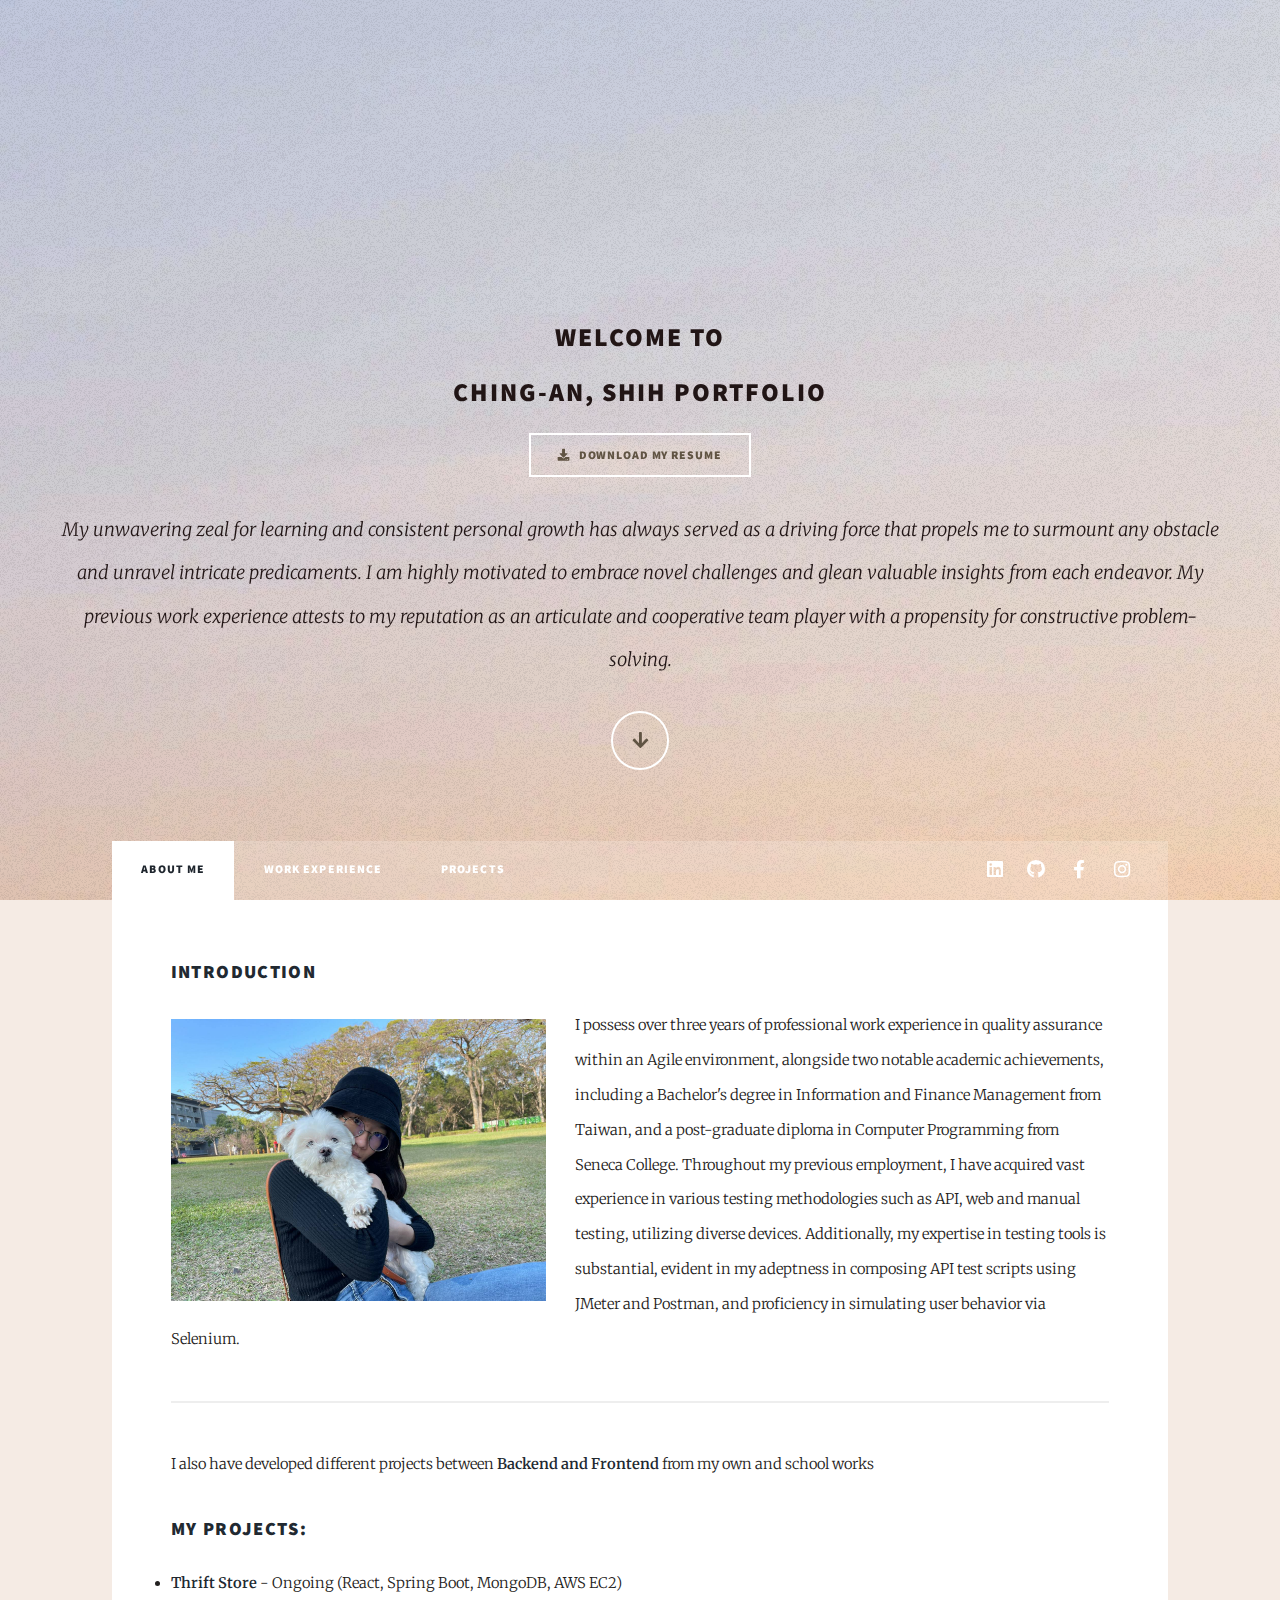
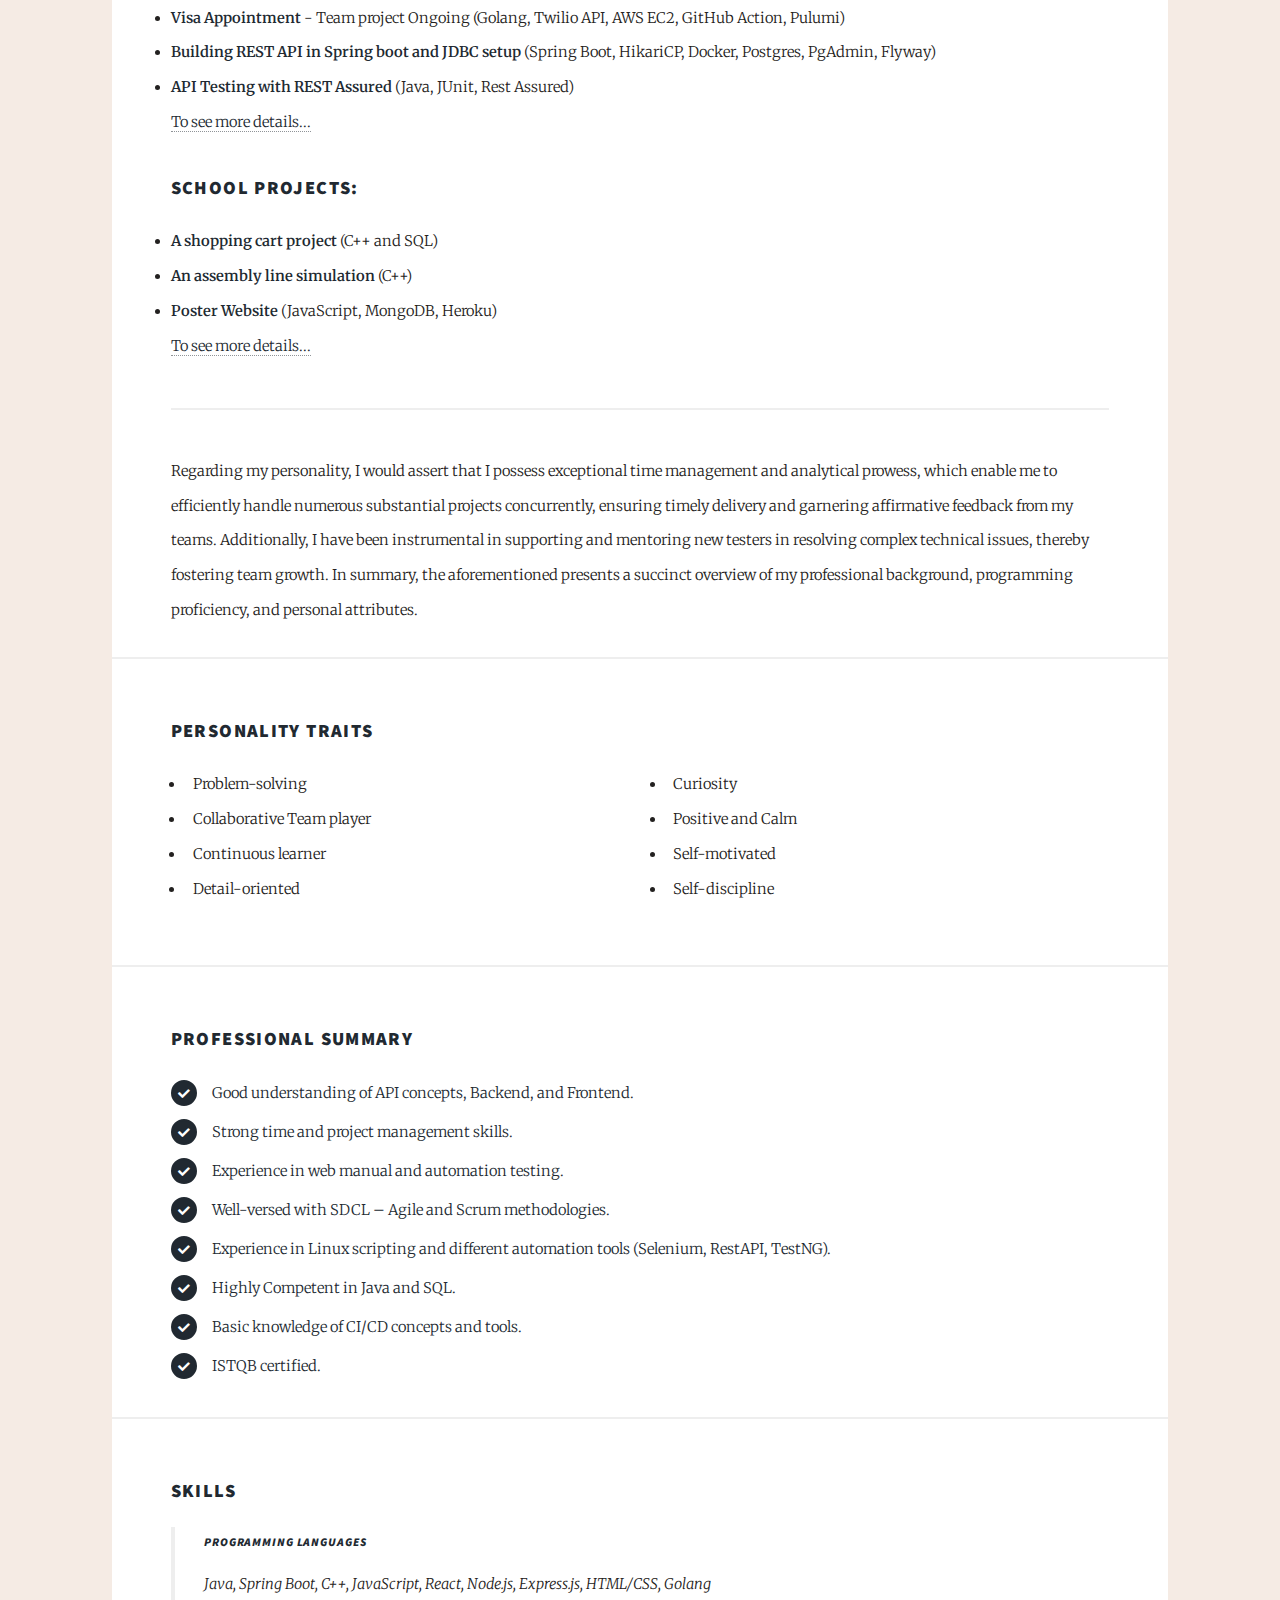
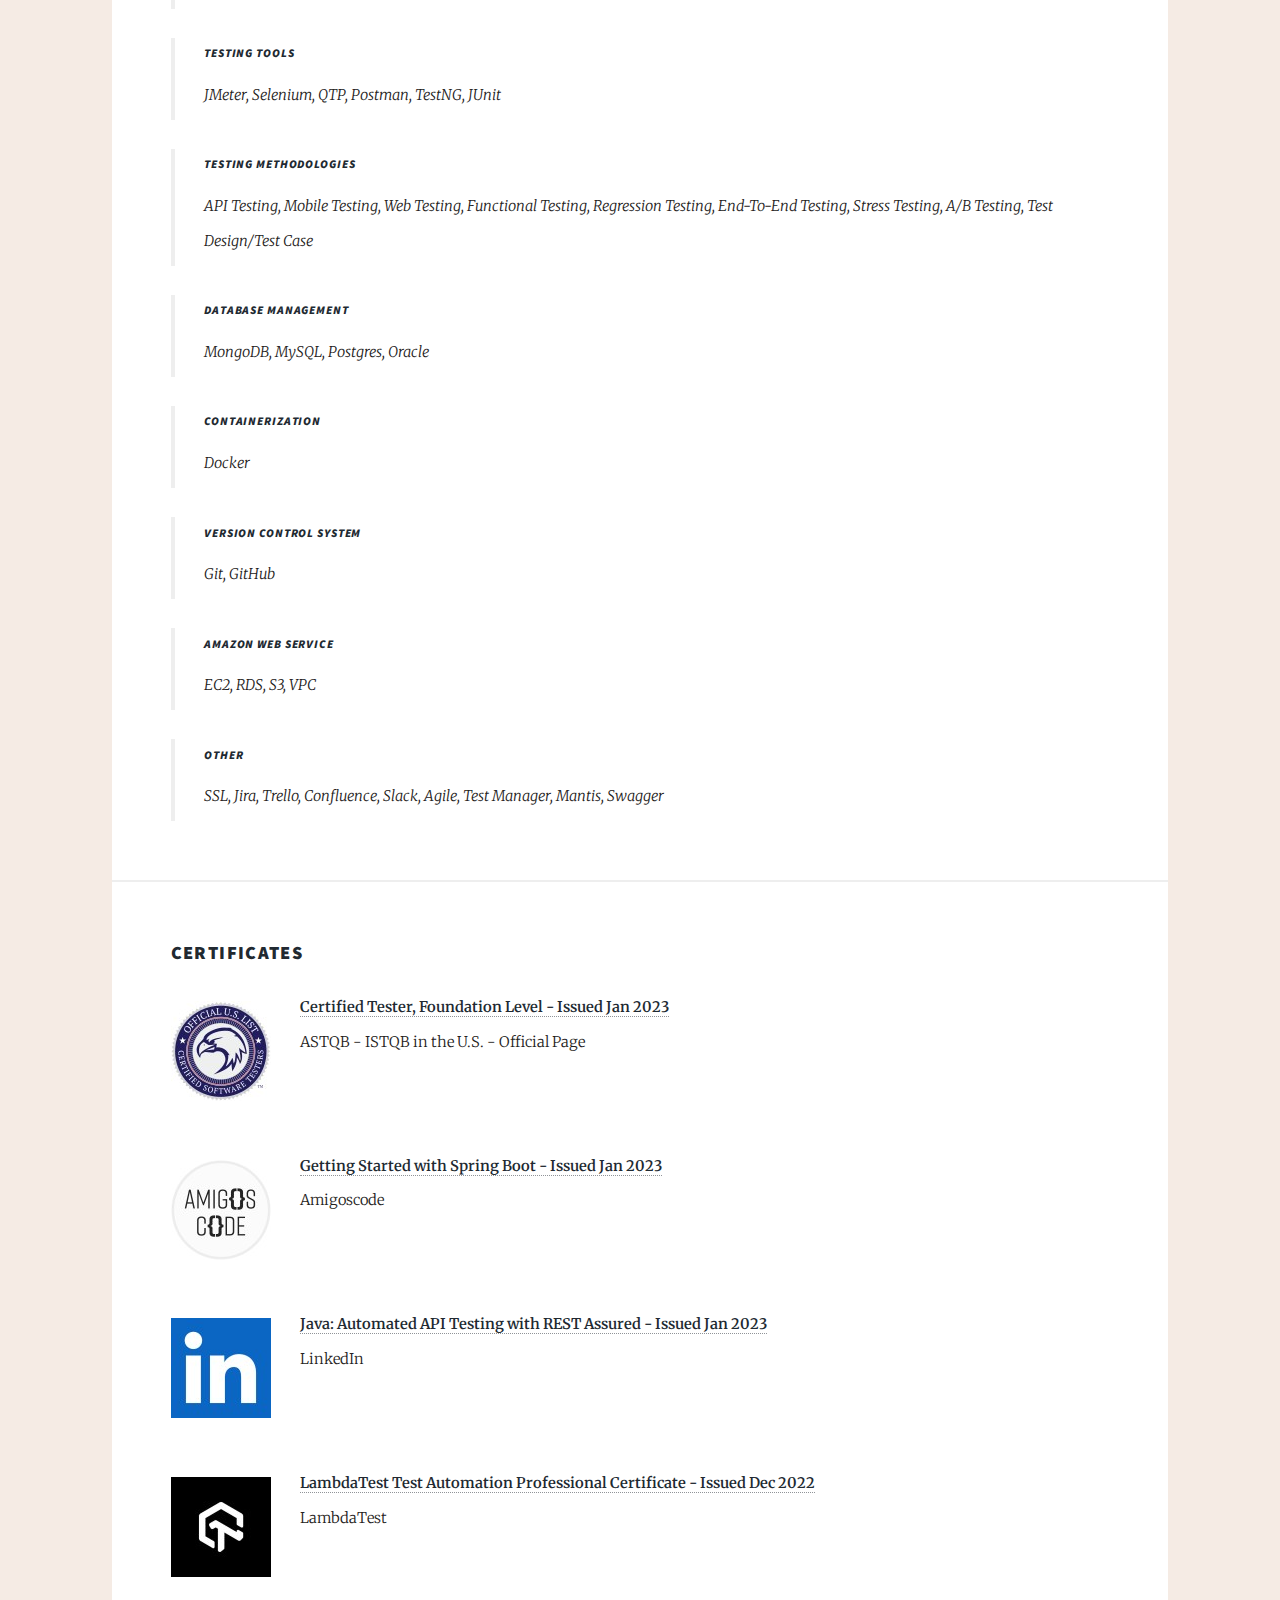
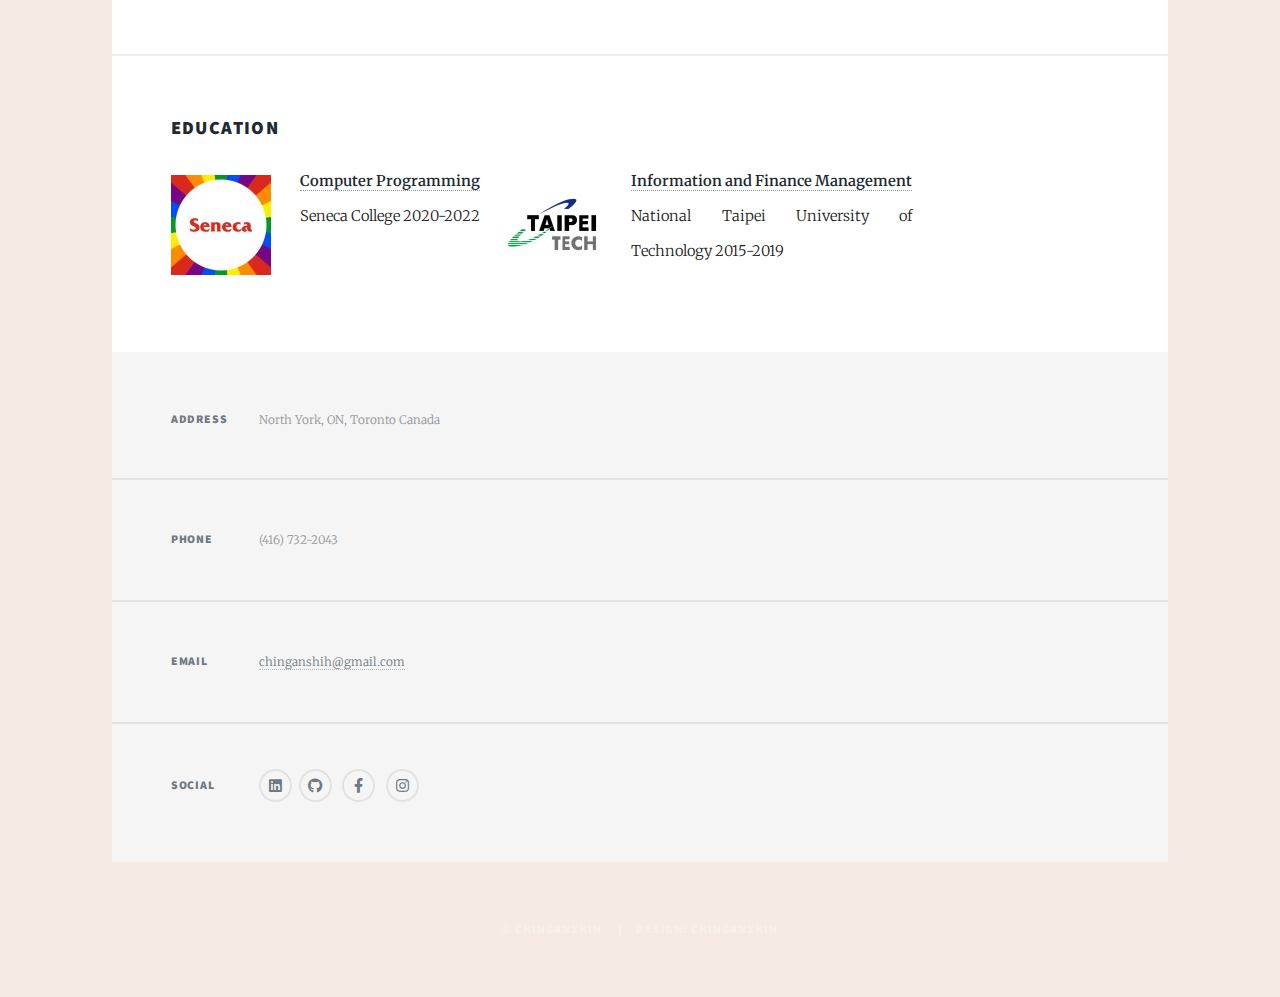
<file: index.html>
<!DOCTYPE HTML>
<html>

<head>
    <title>Chinganshih portfolio website</title>
    <meta charset="utf-8" />
    <meta name="viewport" content="width=device-width, initial-scale=1, user-scalable=no" />
    <link rel="stylesheet" href="assets/css/main.css" />
    <noscript><link rel="stylesheet" href="assets/css/noscript.css" /></noscript>
</head>

<body class="is-preload">

    <!-- Wrapper -->
    <div id="wrapper" class="fade-in">

        <!-- Intro -->
        <div id="intro">
            <h2>Welcome to <br> </h2>
            <h2>Ching-An, Shih portfolio</h2>
            <a href="files/ChinganShih_Resume.pdf" download="Chinganshih_Resume" class="button icon solid fa-download">Download my resume</a>
            <br>
            <p>My unwavering zeal for learning and consistent personal growth has always served as a driving force that propels me to surmount any obstacle and unravel intricate predicaments. I am highly motivated to embrace novel challenges and glean valuable insights from each endeavor. My previous work experience attests to my reputation as an articulate and cooperative team player with a propensity for constructive problem-solving.
            </p>
            <ul class="actions">
                <li><a href="#header" class="button icon solid solo fa-arrow-down scrolly">Continue</a></li>
            </ul>
        </div>
        <!-- Header -->
        <header id="header">
            <a href="index.html" class="logo">About me</a>
        </header>

        <!-- Nav -->
        <nav id="nav">
            <ul class="links">
                <li class="active"><a href="index.html">About me</a></li>
                <li><a href="work.html">Work Experience</a></li>
                <li><a href="project.html">Projects</a></li>

            </ul>
            <ul class="icons">
                <li><a href="https://www.linkedin.com/in/chinganshih/" class="icon brands fa-linkedin"><span class="label">LinkedIn</span></a>
                    <li><a href="https://github.com/Chinganshih" class="icon brands fa-github"><span class="label">GitHub</span></a></li>
                    <li><a href="https://www.facebook.com/profile.php?id=100004069561284" class="icon brands fa-facebook-f"><span class="label">Facebook</span></a></li>
                    <li><a href="https://instagram.com/anna__729?igshid=ZDdkNTZiNTM=" class="icon brands fa-instagram"><span class="label">Instagram</span></a></li>

            </ul>
        </nav>

        <!-- Main -->
        <div id="main">
            <div class="majoor">
                <h3>Introduction</h3>
                <span class="image left"><img src="images/Myphoto.jpg" alt="" /></span> I possess over three years of professional work experience in quality assurance within an Agile environment, alongside two notable academic achievements, including a Bachelor's degree in Information and Finance Management from Taiwan, and a post-graduate diploma in Computer Programming from Seneca College. Throughout my previous employment, I have acquired vast experience in various testing methodologies such as API, web and manual testing, utilizing diverse devices. Additionally, my expertise in testing tools is substantial, evident in my adeptness in composing API test scripts using JMeter and Postman, and proficiency in simulating user behavior via Selenium.
                
                <hr>
                I also have developed different projects between <b>Backend and Frontend </b> from my own and school works<br>
                
                <br> 
                <h3>My projects:</h3>
                <li><b>Thrift Store </b> - Ongoing (React, Spring Boot, MongoDB, AWS EC2)</li>
                <li><b>Visa Appointment</b> - Team project Ongoing (Golang, Twilio API, AWS EC2, GitHub Action, Pulumi)</li>
                <li><b>Building REST API in Spring boot and JDBC setup</b>  (Spring Boot, HikariCP, Docker, Postgres, PgAdmin, Flyway)</li>
                <li><b>API Testing with REST Assured</b>  (Java, JUnit, Rest Assured)</li>
                <a href="project.html">To see more details...</a>  <br>    
                
                 
                <br> 
                <h3>School projects:</h3>
                <li><b>A shopping cart project</b>  (C++ and SQL)</li>
                <li><b>An assembly line simulation</b>  (C++)</li>
                <li><b>Poster Website</b>  (JavaScript, MongoDB, Heroku)</li>
                <a href="project.html">To see more details...</a>  <br>
                
                <hr>Regarding my personality, I would assert that I possess exceptional time management and analytical prowess, which enable me to efficiently handle numerous substantial projects concurrently, ensuring timely delivery and garnering affirmative feedback from my teams. Additionally, I have been instrumental in supporting and mentoring new testers in resolving complex technical issues, thereby fostering team growth. In summary, the aforementioned presents a succinct overview of my professional background, programming proficiency, and personal attributes.
            </div>

            <div class="major">
                <h3>Personality Traits</h3>
                <div class="row">
                    <div class="col-6 col-12-small">
                        <ul>
                            <li>Problem-solving</li>
                            <li>Collaborative Team player</li>
                            <li>Continuous learner</li>
                            <li>Detail-oriented</li>
                        </ul>
                    </div>

                    <div class="col-6 col-12-small">
                        <ul>
                            <li>Curiosity</li>
                            <li>Positive and Calm</li>
                            <li>Self-motivated</li>
                            <li>Self-discipline</li>
                        </ul>
                    </div>
                </div>
            </div>

            <div class="major">
                <h3>Professional summary </h3>
                <div class="col-4 col-12-small">
                    <input type="radio" checked>
                    <label for="demo-priority-low">Good understanding of API concepts, Backend,  and Frontend.</label>
                </div>
                <div class="col-4 col-12-small">
                    <input type="radio" checked>
                    <label for="demo-priority-low">Strong time and project management skills.</label>
                </div>
                <div class="col-4 col-12-small">
                    <input type="radio" checked>
                    <label for="demo-priority-low">Experience in web manual and automation testing.</label>
                </div>
                <div class="col-4 col-12-small">
                    <input type="radio" checked>
                    <label for="demo-priority-low">Well-versed with SDCL – Agile and Scrum methodologies.</label>
                </div>
                <div class="col-4 col-12-small">
                    <input type="radio" checked>
                    <label for="demo-priority-low">Experience in Linux scripting and different automation tools (Selenium, RestAPI, TestNG).</label>
                </div>
                <div class="col-4 col-12-small">
                    <input type="radio" checked>
                    <label for="demo-priority-low">Highly Competent in Java and SQL.</label>
                </div>
                <div class="col-4 col-12-small">
                    <input type="radio" checked>
                    <label for="demo-priority-low">Basic knowledge of CI/CD concepts and tools.</label>
                </div>
                <div class="col-4 col-12-small">
                    <input type="radio" checked>
                    <label for="demo-priority-low">ISTQB certified.</label>
                </div>


            </div>

            <div class="major">
                <h3>Skills</h3>
                <blockquote>
                    <h6>Programming languages</h6>
                    Java, Spring Boot, C++, JavaScript, React, Node.js, Express.js, HTML/CSS, Golang
                </blockquote>
                <blockquote>
                    <h6>Testing Tools</h6>
                    JMeter, Selenium, QTP, Postman, TestNG, JUnit
                </blockquote>
                <blockquote>
                    <h6>Testing methodologies</h6>
                    API Testing, Mobile Testing, Web Testing, Functional Testing, Regression Testing, End-To-End Testing, Stress Testing, A/B Testing, Test Design/Test Case
                </blockquote>
                <blockquote>
                    <h6>Database Management</h6>
                    MongoDB, MySQL, Postgres, Oracle
                </blockquote>
                <blockquote>
                    <h6>Containerization</h6>
                    Docker
                </blockquote>
                <blockquote>
                    <h6>Version Control System</h6>
                    Git, GitHub
                </blockquote>
                <blockquote>
                    <h6>Amazon Web Service</h6>
                    EC2, RDS, S3, VPC
                </blockquote>
                <blockquote>
                    <h6>Other</h6>
                    SSL, Jira, Trello, Confluence, Slack, Agile, Test Manager, Mantis, Swagger
                </blockquote>
            </div>

            <div class="major">
                <h3>Certificates</h3>
                <div class="row">
                    <p><span class="image left"><img src="images/ISTQB.jpg" alt="" /></span>
                        <a href="https://atsqa.org/certified-testers/profile/a050f0717d5145e898377468d845264c"><b>Certified Tester, Foundation Level - Issued Jan 2023</b></a>
                        <br> ASTQB - ISTQB in the U.S. - Official Page </p>
                    <p><span class="image left"><img src="images/Amigocode.jpg" alt="" /></span>
                        <a href="https://amigoscode.com/courses/267273/certificate?utm_source=student_mailer&utm_medium=email&utm_campaign=issued_certificate_notification"><b>Getting Started with Spring Boot - Issued Jan 2023</b></a>
                        <br> Amigoscode </p>
                    <p><span class="image left"><img src="images/LinkedIn.jpg" alt="" /></span>
                        <a href="https://www.linkedin.com/learning/certificates/43aa9d158bfadeb4d5dd1278c7fe7d03779e49cbba716fabf20e4194883f2bae"><b>Java: Automated API Testing with REST Assured - Issued Jan 2023</b></a>
                        <br> LinkedIn </p>
                    <p><span class="image left"><img src="images/Lambda.jpg" alt="" /></span>
                        <a href="https://www.linkedin.com/learning/certificates/a87191d4109d3e5da5a2a046c041427fe19029812cedbcda9ff74fb45712f7d7"><b>LambdaTest Test Automation Professional Certificate - Issued Dec 2022</b></a>
                        <br> LambdaTest </p>
                </div>

            </div>

            <div class="major">
                <h3>Education</h3>
                <div class="row">
                    <p><span class="image left"><img src="images/seneca.jpg" alt="" /></span>
                        <a href="#"><b>Computer Programming </b></a>
                        <br> Seneca College 2020-2022</p>
                    <p><span class="image left"><img src="images/NTUT.jpg" alt="" /></span>
                        <a href="#"><b>Information and Finance Management</b></a>
                        <br> National Taipei University of Technology 2015-2019 </p>

                </div>

            </div>

        </div>

        <!-- Footer -->
        <footer id="footer">


            <section class="split contact">
                <section class="alt">
                    <h3>Address</h3>
                    <p>North York, ON, Toronto Canada<br /> </p>
                </section>
                <section>
                    <h3>Phone</h3>
                    <p>(416) 732-2043</p>
                </section>
                <section>
                    <h3>Email</h3>
                    <p><a href="mailto: chinganshih@gmail.com">chinganshih@gmail.com</a></p>
                </section>
                <section>
                    <h3>Social</h3>
                    <ul class="icons alt">
                        <li><a href="https://www.linkedin.com/in/chinganshih/" class="icon brands fa-linkedin"><span class="label">LinkedIn</span></a>
                            <li><a href="https://github.com/Chinganshih" class="icon brands fa-github"><span class="label">GitHub</span></a></li>
                            <li><a href="https://www.facebook.com/profile.php?id=100004069561284" class="icon brands fa-facebook-f"><span class="label">Facebook</span></a></li>
                            <li><a href="https://instagram.com/anna__729?igshid=ZDdkNTZiNTM=" class="icon brands fa-instagram"><span class="label">Instagram</span></a></li>
                    </ul>
                </section>
            </section>
        </footer>

        <!-- Copyright -->
        <div id="copyright">
            <ul>
                <li>&copy; Chinganshih</li>
                <li>Design: Chinganshih</li>
            </ul>
        </div>

    </div>

    <!-- Scripts -->
    <script src="assets/js/jquery.min.js"></script>
    <script src="assets/js/jquery.scrollex.min.js"></script>
    <script src="assets/js/jquery.scrolly.min.js"></script>
    <script src="assets/js/browser.min.js"></script>
    <script src="assets/js/breakpoints.min.js"></script>
    <script src="assets/js/util.js"></script>
    <script src="assets/js/main.js"></script>

</body>

</html>
</file>
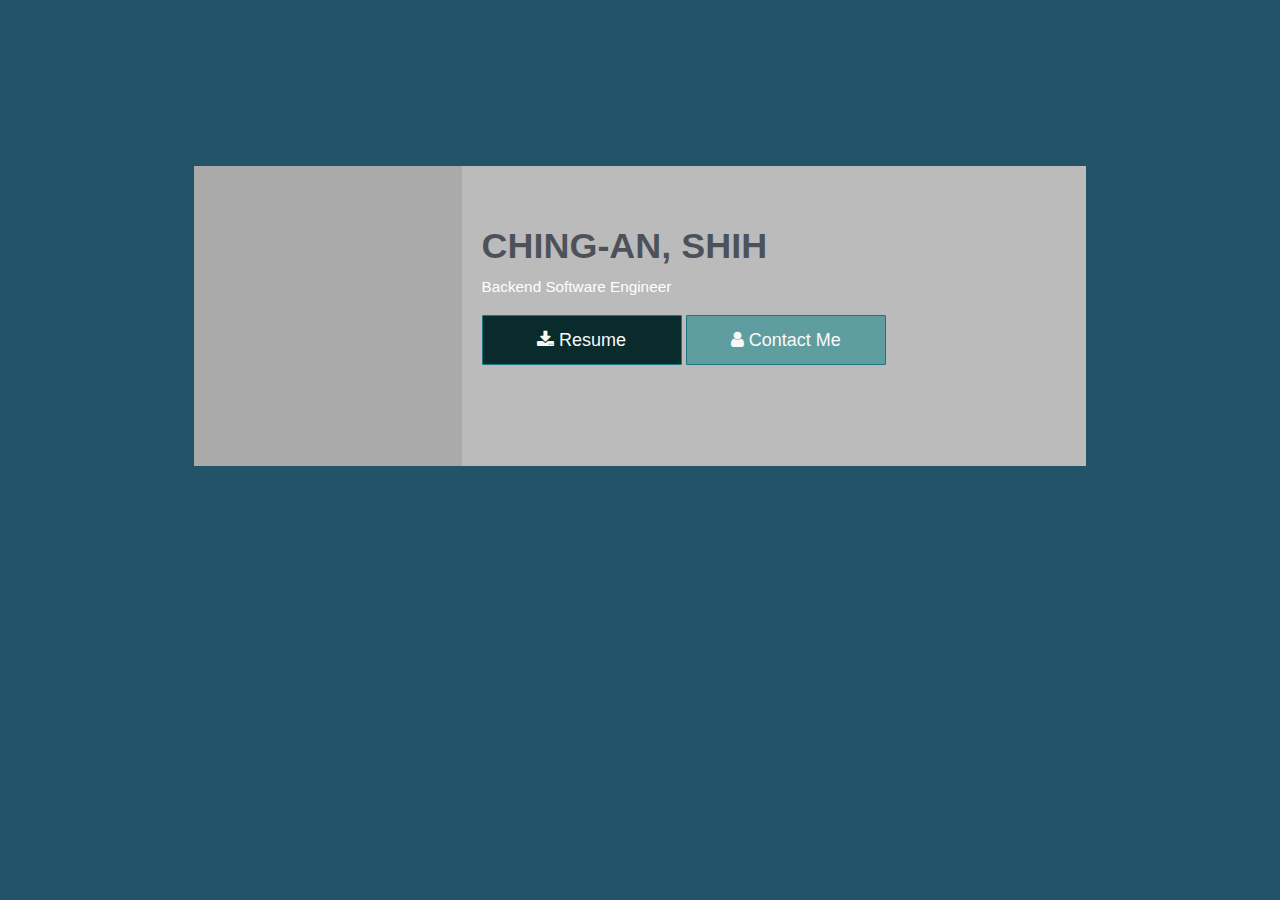
<file: contactMe.html>
<!DOCTYPE html>
<html lang="en">

<head>
    <meta charset="utf-8" />
    <!-- Change this to your name-->
    <meta name="author" content="Ching-An, Shih" />

    <title>About Ching-An</title>
    <link rel="stylesheet" href="./css/aboutMe.css" type="text/css" />
    <link rel="stylesheet" href="./css/profile.css" type="text/css" />
    <link rel="stylesheet" href="https://cdnjs.cloudflare.com/ajax/libs/font-awesome/4.7.0/css/font-awesome.min.css">

</head>

<body>
    <header>

        <div class="row">
            <div class="column1" style="background-color:#aaa;">
            </div>
            <div class="column2" style="background-color:#bbb;">
                <p> <br /></p>
                <h1>CHING-AN, SHIH</h1>
                <p>Backend Software Engineer</p>

                <a href="chingan,shih_resume.docx.pdf" download="chingan,shih_resume.docx.pdf">
                    <button class="btn resume"><i class="fa fa-download"></i> Resume</button>
                </a>
                <button class="btn contact"><i class="fa fa-user" onclick="window.location.href='/contactMe.html'"></i> Contact Me</button>
            </div>
        </div>


    </header>

    <!-- 
    <nav id="menu">
       
    </nav>

    <hr /> -->

    <!-- <main>
        <h2 id="selected-category">
        </h2>

        <table>
            <thead>
                <tr>
                    <th id="table_title">Name</th>
                    <th id="table_title">Description</th>
                    <th id="table_title">Price</th>
                </tr>
            </thead>
            <tbody id="category-products">
            </tbody>
        </table>
    </main> -->

    <script src="./js/categories.js"></script>
    <script src="./js/products.js"></script>

    <script src="./js/app.js"></script>
</body>

</html>
</file>
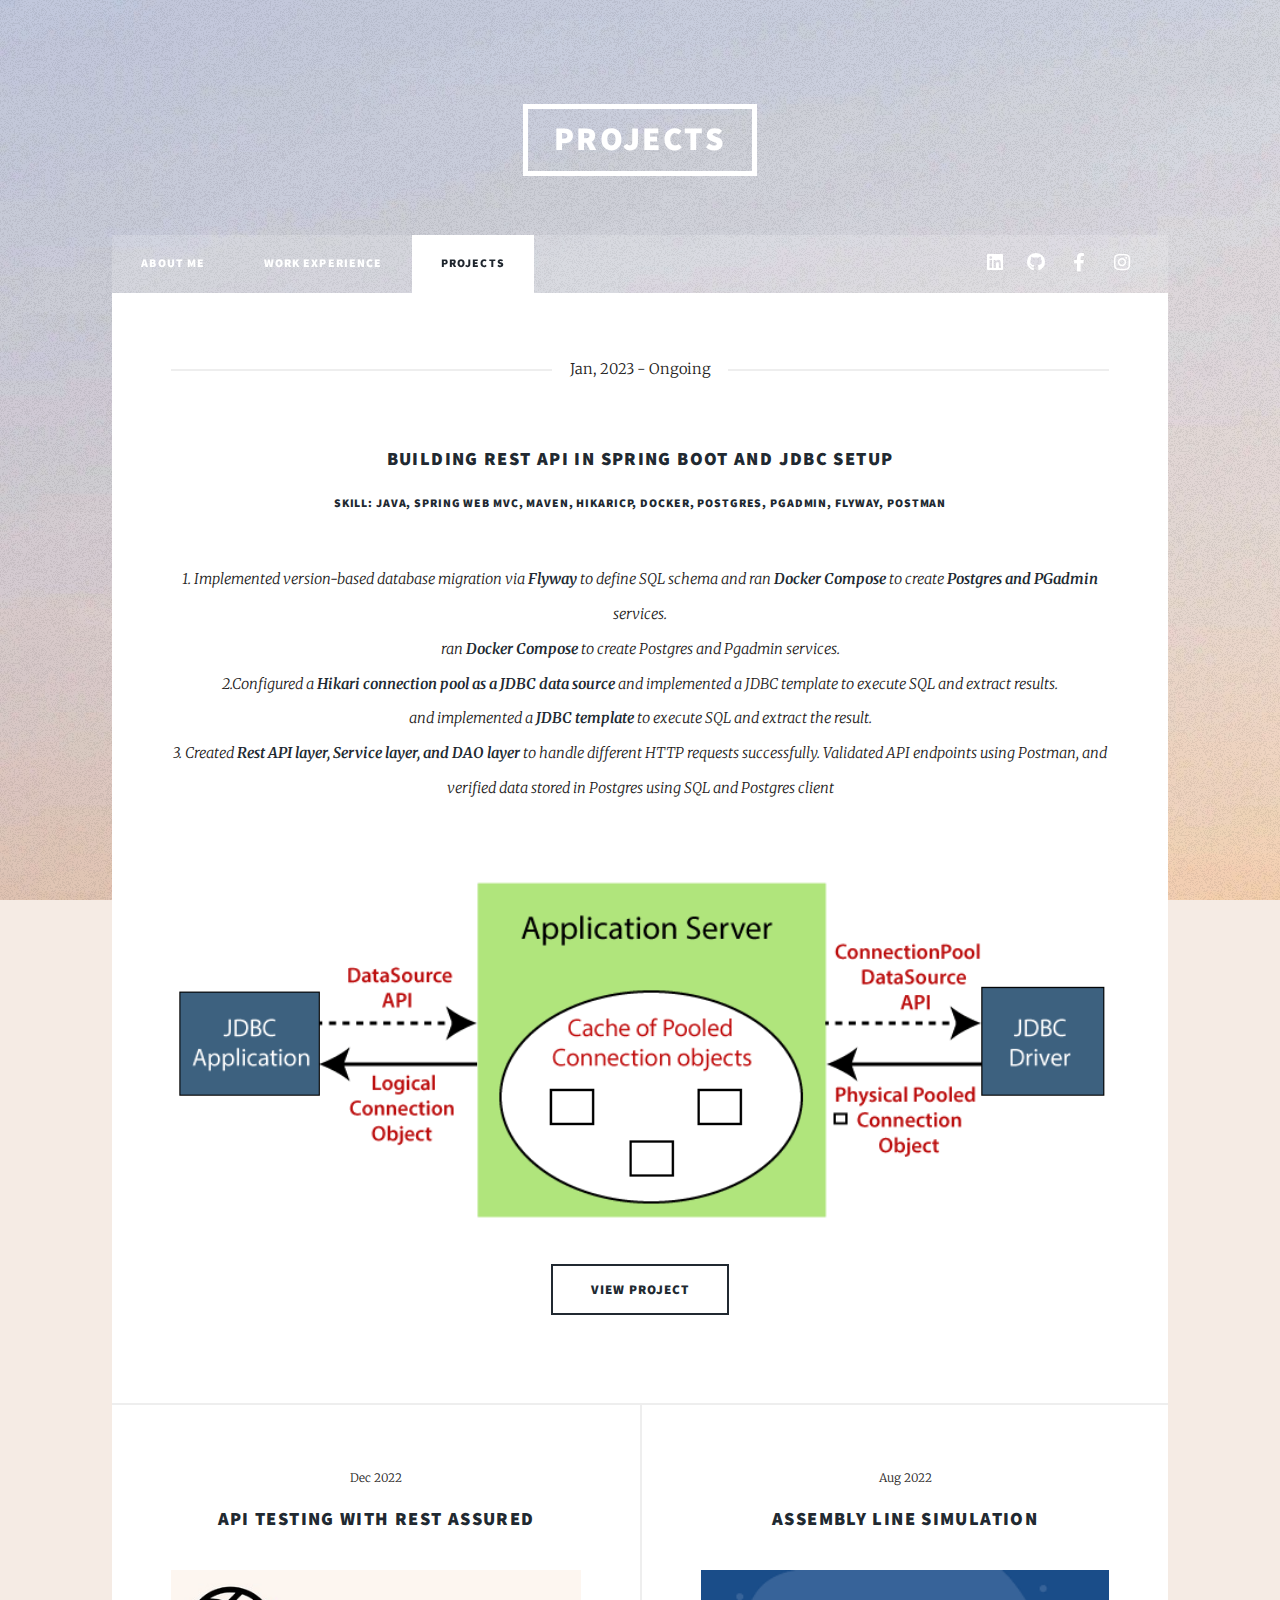
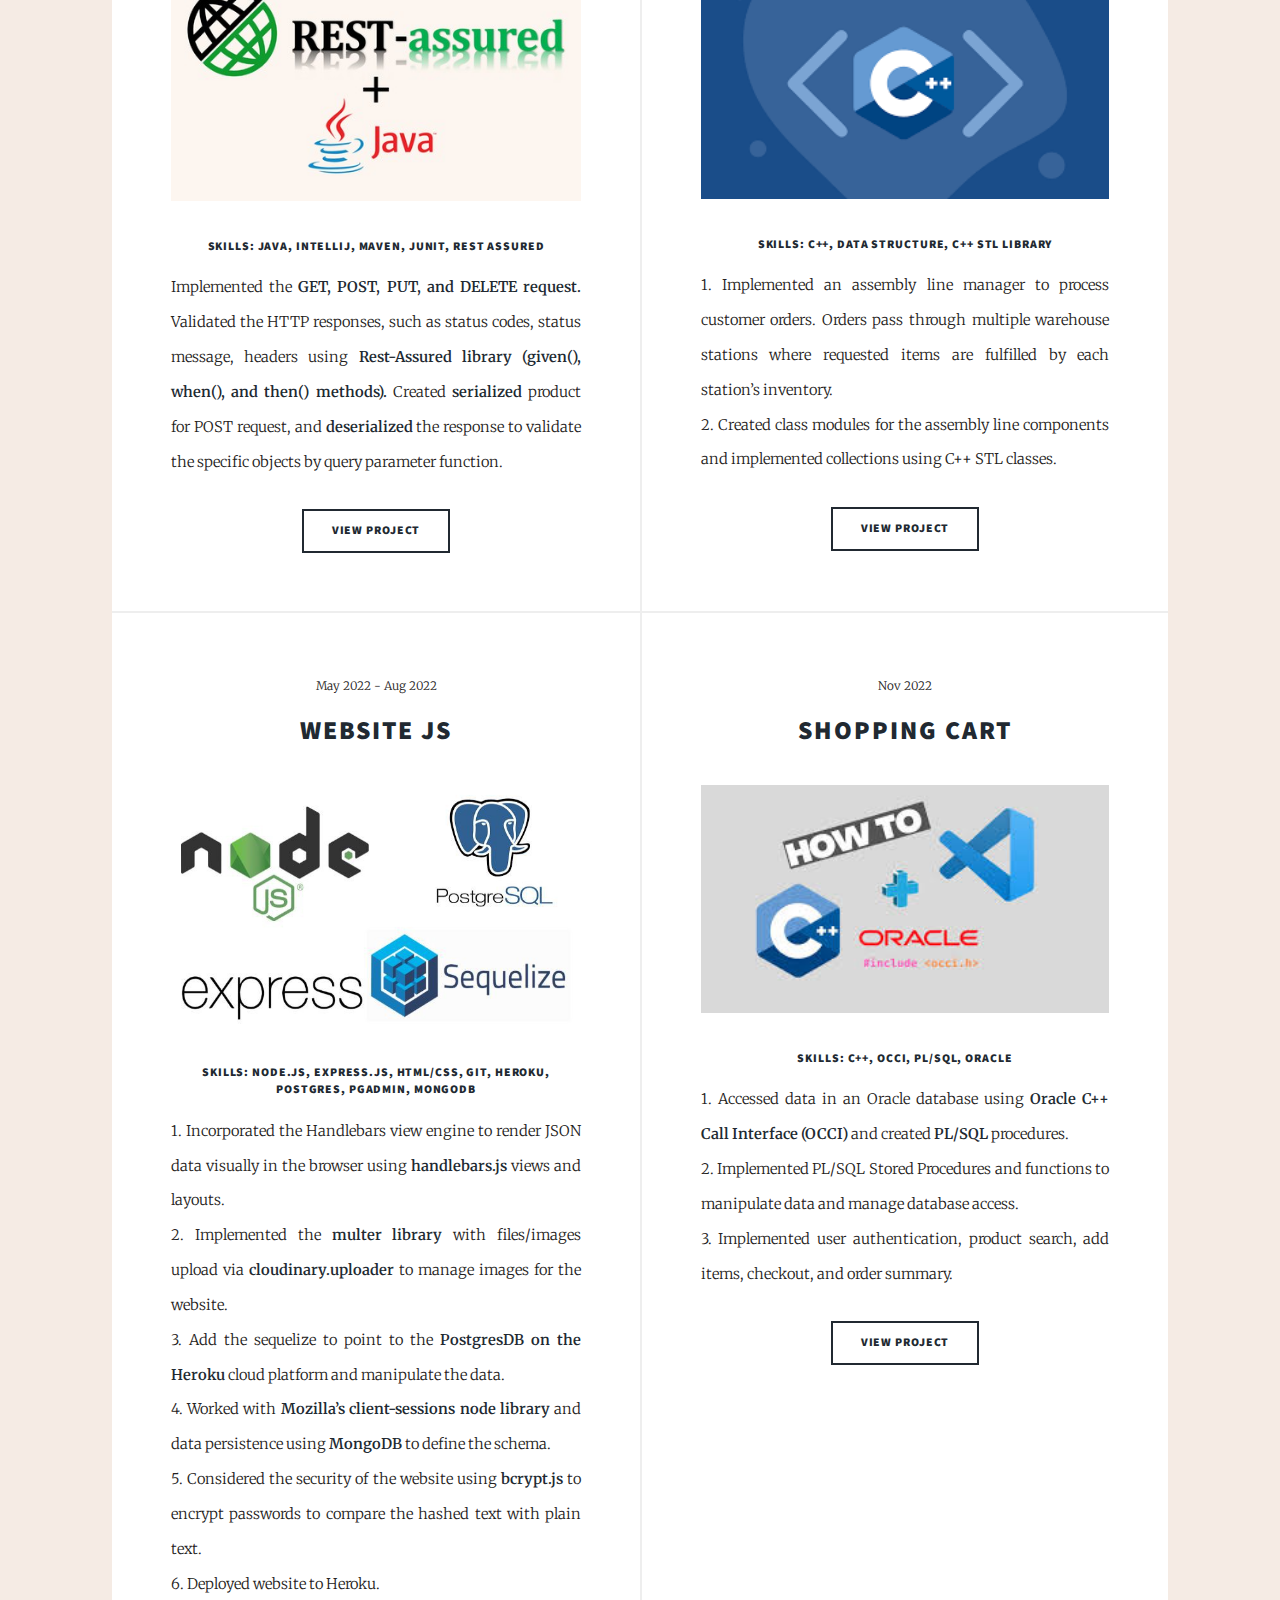
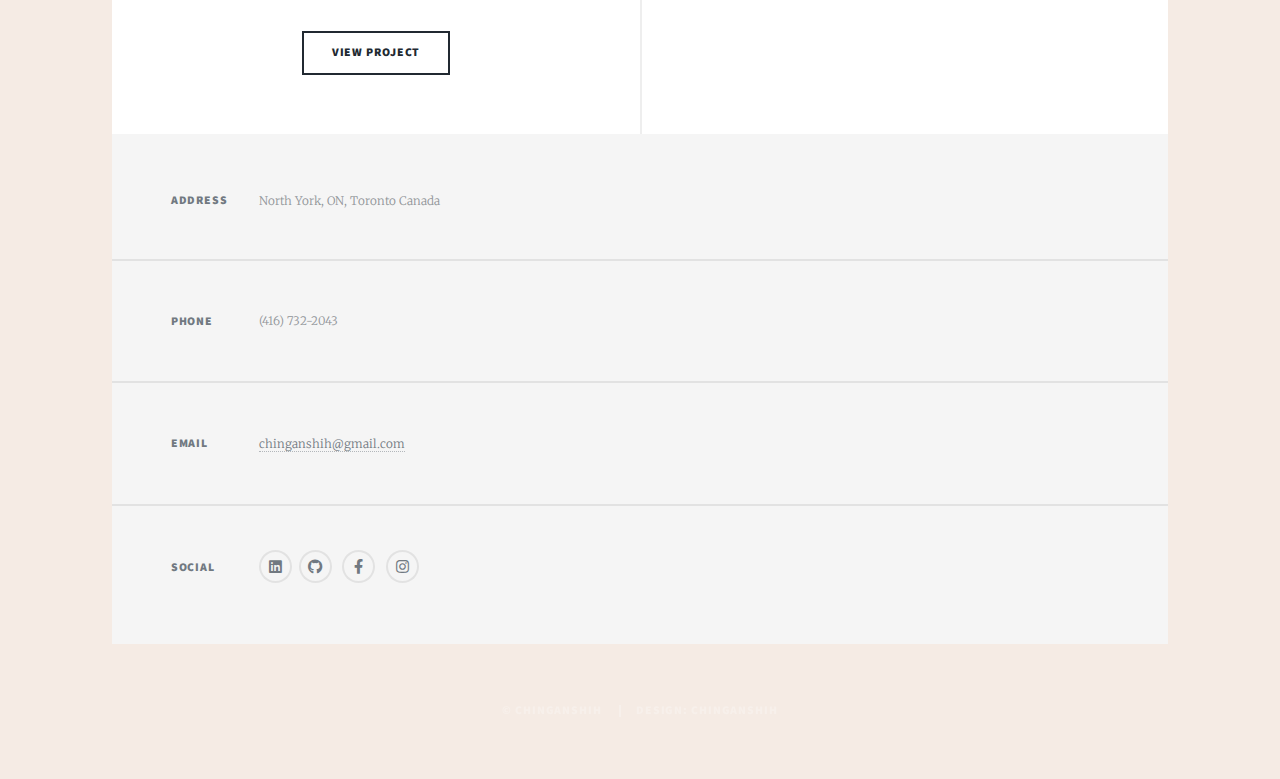
<file: elements.html>
<!DOCTYPE HTML>
<!--
	Massively by HTML5 UP
	html5up.net | @ajlkn
	Free for personal and commercial use under the CCA 3.0 license (html5up.net/license)
-->
<html>

<head>
    <title>Ching-An's Projects</title>
    <meta charset="utf-8" />
    <meta name="viewport" content="width=device-width, initial-scale=1, user-scalable=no" />
    <link rel="stylesheet" href="assets/css/main.css" />
    <noscript><link rel="stylesheet" href="assets/css/noscript.css" /></noscript>
</head>

<body class="is-preload">

    <!-- Wrapper -->
    <div id="wrapper">

        <!-- Header -->
        <header id="header">
            <a href="elements.html" class="logo">Projects</a>
        </header>

        <!-- Nav -->
        <nav id="nav">
            <ul class="links">
                <li><a href="index.html">About me</a></li>
                <li><a href="generic.html">Work experience</a></li>
                <li class="active"><a href="elements.html">Projects</a></li>

            </ul>
            <ul class="icons">
                <li><a href="https://www.linkedin.com/in/chinganshih/" class="icon brands fa-linkedin"><span class="label">LinkedIn</span></a>
                    <li><a href="https://github.com/Chinganshih" class="icon brands fa-github"><span class="label">GitHub</span></a></li>
                    <li><a href="https://www.facebook.com/profile.php?id=100004069561284" class="icon brands fa-facebook-f"><span class="label">Facebook</span></a></li>
                    <li><a href="https://instagram.com/anna__729?igshid=ZDdkNTZiNTM=" class="icon brands fa-instagram"><span class="label">Instagram</span></a></li>

            </ul>
        </nav>

        <!-- Main -->
        <div id="main">

            <!-- Featured Post -->
            <article class="post featured">
                <header class="major">
                    <span class="date">Jan, 2023 - Ongoing</span>
                    <h3><a href="https://github.com/Chinganshih/jdbc-start">Building REST API in Spring boot and JDBC setup</a></h3>
                    <h6>Skill: Java, Spring Web MVC, Maven, HikariCP, Docker, Postgres, PgAdmin, Flyway, Postman</h6>
                    <p>
                        <br> 1. Implemented version-based database migration via <b>Flyway</b> to define SQL schema and ran <b>Docker Compose</b> to create <b>Postgres and PGadmin</b> services.
                        <br> ran <b>Docker Compose</b> to create Postgres and Pgadmin services.
                        <br> 2.Configured a <b>Hikari connection pool as a JDBC data source</b> and implemented a JDBC template to execute SQL and extract results.
                        <br> and implemented a <b>JDBC template</b> to execute SQL and extract the result.
                        <br> 3. Created <b>Rest API layer, Service layer, and DAO layer</b> to handle different HTTP requests successfully. Validated API endpoints using Postman, and verified data stored in Postgres using SQL and Postgres client
                    </p>
                </header>
                <img src="images/springboot-jdbc.png" alt="Spring boot JDBC" class="image fit" />
                <ul class="actions special">
                    <li><a href="https://github.com/Chinganshih/jdbc-start" class="button large">view project</a></li>
                </ul>
            </article>

            <!-- Posts -->
            <section class="posts">
                <article>
                    <header>
                        <span class="date">Dec 2022</span>
                        <h3><a href="#">API Testing with REST Assured</a></h3>
                    </header>
                    <a href="#" class="image fit"><img src="images/REST-Assured-API-Automation.jpg" /></a>
                    <h6>Skills: Java, IntelliJ, Maven, JUnit, Rest Assured</h6>
                    <p>
                        Implemented the <b>GET, POST, PUT, and DELETE request.</b> Validated the HTTP responses, such as status codes, status message, headers using <b>Rest-Assured library (given(), when(), and then() methods).</b> Created <b>serialized</b>                        product for POST request, and <b>deserialized</b> the response to validate the specific objects by query parameter function.
                    </p>
                    <ul class="actions special">
                        <li><a href="https://github.com/Chinganshih/Rest-Assured" class="button">View Project</a></li>
                    </ul>
                </article>

                <article>
                    <header>
                        <span class="date">Aug 2022</span>
                        <h3><a href="#">Assembly Line Simulation</a></h3>
                    </header>
                    <a href="https://github.com/Chinganshih/Assembly-Line-project/tree/main/OOP-Project-main" class="image fit"><img src="images/c++.png" /></a>
                    <h6>Skills: C++, Data Structure, C++ STL Library</h6>

                    <p>
                        1. Implemented an assembly line manager to process customer orders. Orders pass through multiple warehouse stations where requested items are fulfilled by each station’s inventory.
                        <br> 2. Created class modules for the assembly line components and implemented collections using C++ STL classes.
                    </p>

                    <ul class="actions special">
                        <li><a href="https://github.com/Chinganshih/Assembly-Line-project/tree/main/OOP-Project-main" class="button">View Project</a></li>
                    </ul>
                </article>

                <article>
                    <header>
                        <span class="date">May 2022 - Aug 2022</span>
                        <h2><a href="https://github.com/Chinganshih/WebsiteJS">Website JS</h2>
                    </header>
                    <a href="#" class="image fit"><img src="images/websiteJS.jpeg" alt="" /></a>
                            <h6>Skills: Node.js, Express.js, HTML/CSS, Git, Heroku, Postgres, PgAdmin, MongoDB </h6>
                            <p> 1. Incorporated the Handlebars view engine to render JSON data visually in the browser using <b>handlebars.js</b> views and layouts.
                                <br> 2. Implemented the <b>multer library</b> with files/images upload via <b>cloudinary.uploader</b> to manage images for the website.
                                <br> 3. Add the sequelize to point to the <b>PostgresDB on the Heroku </b>cloud platform and manipulate the data.
                                <br> 4. Worked with <b>Mozilla’s client-sessions node library</b> and data persistence using <b>MongoDB</b> to define the schema.
                                <br> 5. Considered the security of the website using <b>bcrypt.js</b> to encrypt passwords to compare the hashed text with plain text.
                                <br> 6. Deployed website to Heroku.
                            </p>
                            <ul class="actions special">
                                <li><a href="https://github.com/Chinganshih/WebsiteJS" class="button">view project</a></li>
                            </ul>
                </article>


                <article>
                    <header>
                        <span class="date">Nov 2022</span>
                        <h2><a href="https://github.com/Chinganshih/ShoppingCartTODB/blob/main/A2_Group8.cpp">Shopping Cart</h2>
                    </header>
                    <a href="#" class="image fit"><img src="images/OCCI.jpg" alt="" /></a>
                            <h6>Skills: C++, OCCI, PL/SQL, Oracle </h6>
                            <p> 1. Accessed data in an Oracle database using <b>Oracle C++ Call Interface (OCCI)</b> and created <b>PL/SQL</b> procedures.
                                <br> 2. Implemented PL/SQL Stored Procedures and functions to manipulate data and manage database access.
                                <br> 3. Implemented user authentication, product search, add items, checkout, and order summary.
                                <ul class="actions special">
                                    <li><a href="https://github.com/Chinganshih/ShoppingCartTODB/blob/main/A2_Group8.cpp" class="button">view project</a></li>
                                </ul>
                </article>
            </section>

            <!-- Footer -->


        </div>


        <!-- Footer -->
        <footer id="footer">
            <section class="split contact">
                <section class="alt">
                    <h3>Address</h3>
                    <p>North York, ON, Toronto Canada<br /> </p>
                </section>
                <section>
                    <h3>Phone</h3>
                    <p>(416) 732-2043</p>
                </section>
                <section>
                    <h3>Email</h3>
                    <p><a href="mailto: chinganshih@gmail.com">chinganshih@gmail.com</a></p>
                </section>
                <section>
                    <h3>Social</h3>
                    <ul class="icons alt">
                        <li><a href="https://www.linkedin.com/in/chinganshih/" class="icon brands fa-linkedin"><span class="label">LinkedIn</span></a>
                            <li><a href="https://github.com/Chinganshih" class="icon brands fa-github"><span class="label">GitHub</span></a></li>
                            <li><a href="https://www.facebook.com/profile.php?id=100004069561284" class="icon brands fa-facebook-f"><span class="label">Facebook</span></a></li>
                            <li><a href="https://instagram.com/anna__729?igshid=ZDdkNTZiNTM=" class="icon brands fa-instagram"><span class="label">Instagram</span></a></li>
                    </ul>
                </section>
            </section>
        </footer>

        <!-- Copyright -->
        <div id="copyright">
            <ul>
                <li>&copy; Chinganshih</li>
                <li>Design: Chinganshih</li>
            </ul>
        </div>
    </div>

    <!-- Scripts -->
    <script src="assets/js/jquery.min.js"></script>
    <script src="assets/js/jquery.scrollex.min.js"></script>
    <script src="assets/js/jquery.scrolly.min.js"></script>
    <script src="assets/js/browser.min.js"></script>
    <script src="assets/js/breakpoints.min.js"></script>
    <script src="assets/js/util.js"></script>
    <script src="assets/js/main.js"></script>

</body>

</html>
</file>
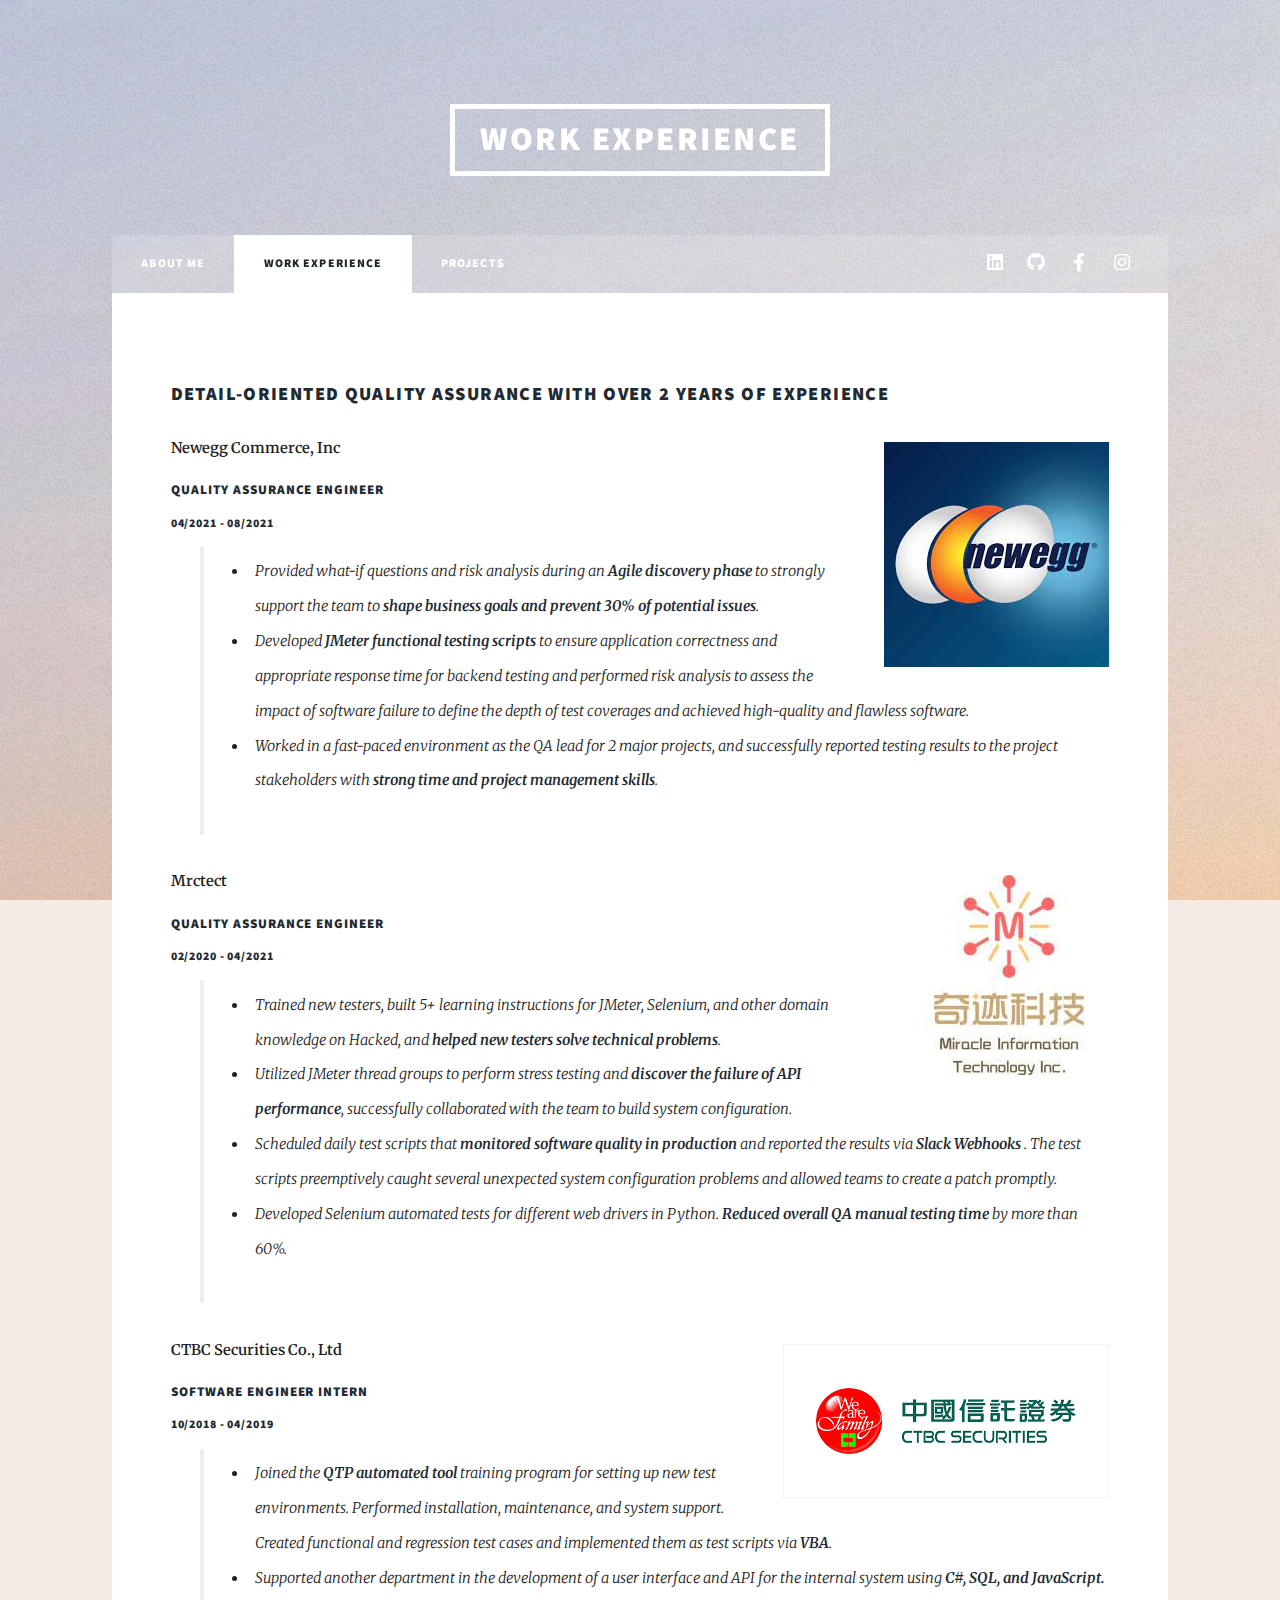
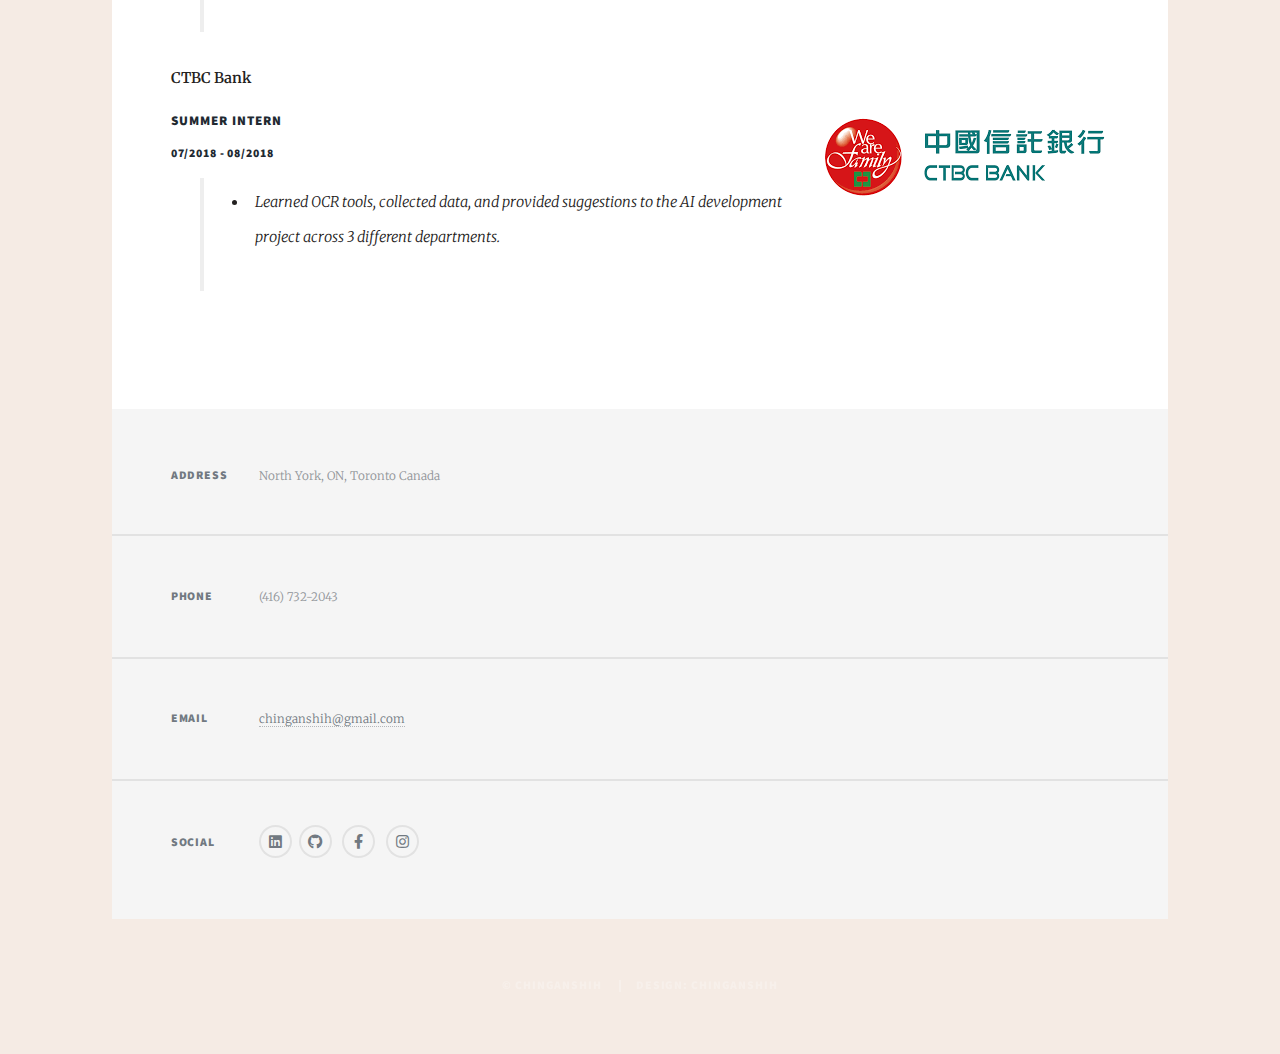
<file: generic.html>
<!DOCTYPE HTML>

<html>

<head>
    <title>About my Work Experience</title>
    <meta charset="utf-8" />
    <meta name="viewport" content="width=device-width, initial-scale=1, user-scalable=no" />
    <link rel="stylesheet" href="assets/css/main.css" />
    <noscript><link rel="stylesheet" href="assets/css/noscript.css" /></noscript>
</head>

<body class="is-preload">

    <!-- Wrapper -->
    <div id="wrapper">

        <!-- Header -->
        <header id="header">
            <a href="generic.html" class="logo">Work Experience</a>
        </header>

        <!-- Nav -->
        <nav id="nav">
            <ul class="links">
                <li><a href="index.html">About me</a></li>
                <li class="active"><a href="generic.html">Work Experience</a></li>
                <li><a href="elements.html">Projects</a></li>

            </ul>
            <ul class="icons">
                <li><a href="https://www.linkedin.com/in/chinganshih/" class="icon brands fa-linkedin"><span class="label">LinkedIn</span></a>
                    <li><a href="https://github.com/Chinganshih" class="icon brands fa-github"><span class="label">GitHub</span></a></li>
                    <li><a href="https://www.facebook.com/profile.php?id=100004069561284" class="icon brands fa-facebook-f"><span class="label">Facebook</span></a></li>
                    <li><a href="https://instagram.com/anna__729?igshid=ZDdkNTZiNTM=" class="icon brands fa-instagram"><span class="label">Instagram</span></a></li>

            </ul>
        </nav>

        <!-- Main -->
        <div id="main">

            <!-- Post -->
            <section class="post">
                <header class="row">
                    <h3>Detail-oriented Quality Assurance with over 2 years of experience</h3>
                    <dl>
                        <span class="image right"><img src="images/newegg.jpg" alt="" /></span>
                        <dt>Newegg Commerce, Inc</dt>
                        <h5>Quality Assurance Engineer</h5>
                        <h6>04/2021 - 08/2021</h6>


                        <dd>
                            <blockquote>
                                <ul>
                                    <li>Provided what-if questions and risk analysis during an <b>Agile discovery phase</b> to strongly support the team to <b> shape business goals and prevent 30% of potential issues</b>.</li>
                                    <li>Developed <b>JMeter functional testing scripts</b> to ensure application correctness and appropriate response time for backend testing and performed risk analysis to assess the impact of software failure to define the
                                        depth of test coverages and achieved high-quality and flawless software.</li>
                                    <li>Worked in a fast-paced environment as the QA lead for 2 major projects, and successfully reported testing results to the project stakeholders with <b>strong time and project management skills</b>.</li>
                                </ul>
                            </blockquote>

                        </dd>
                        <span class="image right"><img src="images/mertct.jpg" alt="" /></span>
                        <dt>Mrctect</dt>
                        <h5>Quality Assurance Engineer</h5>
                        <h6>02/2020 - 04/2021</h6>


                        <dd>
                            <blockquote>
                                <ul>
                                    <li>Trained new testers, built 5+ learning instructions for JMeter, Selenium, and other domain knowledge on Hacked, and <b>helped new testers solve technical problems</b>.</li>
                                    <li>Utilized JMeter thread groups to perform stress testing and <b>discover the failure of API performance</b>, successfully collaborated with the team to build system configuration.</li>
                                    <li> Scheduled daily test scripts that <b>monitored software quality in production</b> and reported the results via <b>Slack Webhooks</b> . The test scripts preemptively caught several unexpected system configuration problems
                                        and allowed teams to create a patch promptly.</li>
                                    <li>Developed Selenium automated tests for different web drivers in Python. <b>Reduced overall QA manual testing time </b> by more than 60%.</li>
                                </ul>
                            </blockquote>

                        </dd>
                        <span class="image right"><img src="images/CTBCSercurities.png" alt="" /></span>
                        <dt>CTBC Securities Co., Ltd</dt>
                        <h5>Software Engineer Intern</h5>
                        <h6>10/2018 - 04/2019</h6>
                        <dd>
                            <blockquote>
                                <ul>
                                    <li>Joined the <b>QTP automated tool</b> training program for setting up new test environments. Performed installation, maintenance, and system support. Created functional and regression test cases and implemented them
                                        as test scripts via <b>VBA</b>.
                                    </li>
                                    <li>Supported another department in the development of a user interface and API for the internal system using <b>C#, SQL, and JavaScript.</b></li>

                                </ul>
                            </blockquote>
                        </dd>

                        <span class="image right"><img src="images/CTBC.png" alt="" /></span>
                        <dt>CTBC Bank</dt>
                        <h5>Summer Intern</h5>
                        <h6>07/2018 - 08/2018</h6>
                        <dd>
                            <blockquote>
                                <ul>
                                    <li>Learned OCR tools, collected data, and provided suggestions to the AI development project across 3 different departments.
                                    </li>
                                </ul>
                            </blockquote>
                        </dd>
                    </dl>
            </section>

        </div>

        <!-- Footer -->
        <footer id="footer">

            <section class="split contact">
                <section class="alt">
                    <h3>Address</h3>
                    <p>North York, ON, Toronto Canada<br /> </p>
                </section>
                <section>
                    <h3>Phone</h3>
                    <p>(416) 732-2043</p>
                </section>
                <section>
                    <h3>Email</h3>
                    <p><a href="mailto: chinganshih@gmail.com">chinganshih@gmail.com</a></p>
                </section>
                <section>
                    <h3>Social</h3>
                    <ul class="icons alt">
                        <li><a href="https://www.linkedin.com/in/chinganshih/" class="icon brands fa-linkedin"><span class="label">LinkedIn</span></a>
                            <li><a href="https://github.com/Chinganshih" class="icon brands fa-github"><span class="label">GitHub</span></a></li>
                            <li><a href="https://www.facebook.com/profile.php?id=100004069561284" class="icon brands fa-facebook-f"><span class="label">Facebook</span></a></li>
                            <li><a href="https://instagram.com/anna__729?igshid=ZDdkNTZiNTM=" class="icon brands fa-instagram"><span class="label">Instagram</span></a></li>
                    </ul>
                </section>
            </section>
            </section>
        </footer>

        <!-- Copyright -->
        <div id="copyright">
            <ul>
                <li>&copy; Chinganshih</li>
                <li>Design: Chinganshih</li>
            </ul>
        </div>

    </div>

    <!-- Scripts -->
    <script src="assets/js/jquery.min.js"></script>
    <script src="assets/js/jquery.scrollex.min.js"></script>
    <script src="assets/js/jquery.scrolly.min.js"></script>
    <script src="assets/js/browser.min.js"></script>
    <script src="assets/js/breakpoints.min.js"></script>
    <script src="assets/js/util.js"></script>
    <script src="assets/js/main.js"></script>

</body>

</html>
</file>
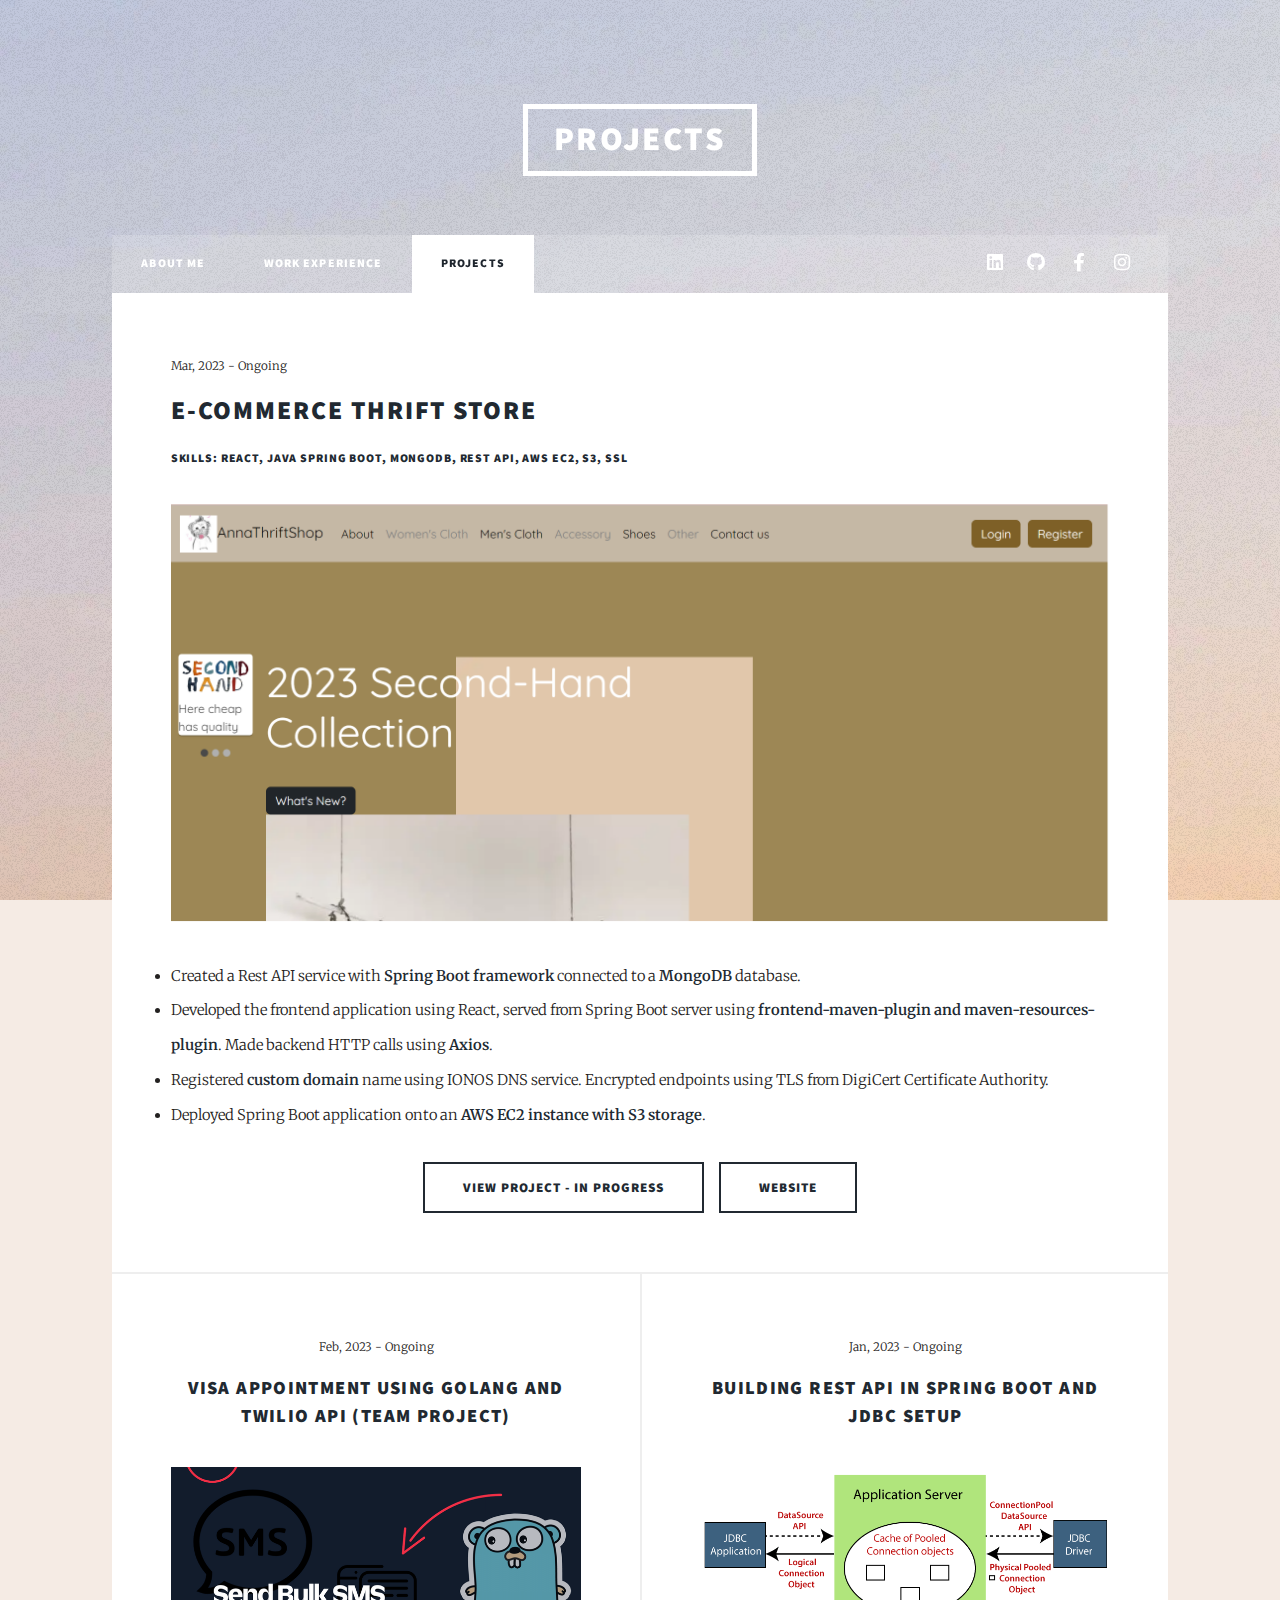
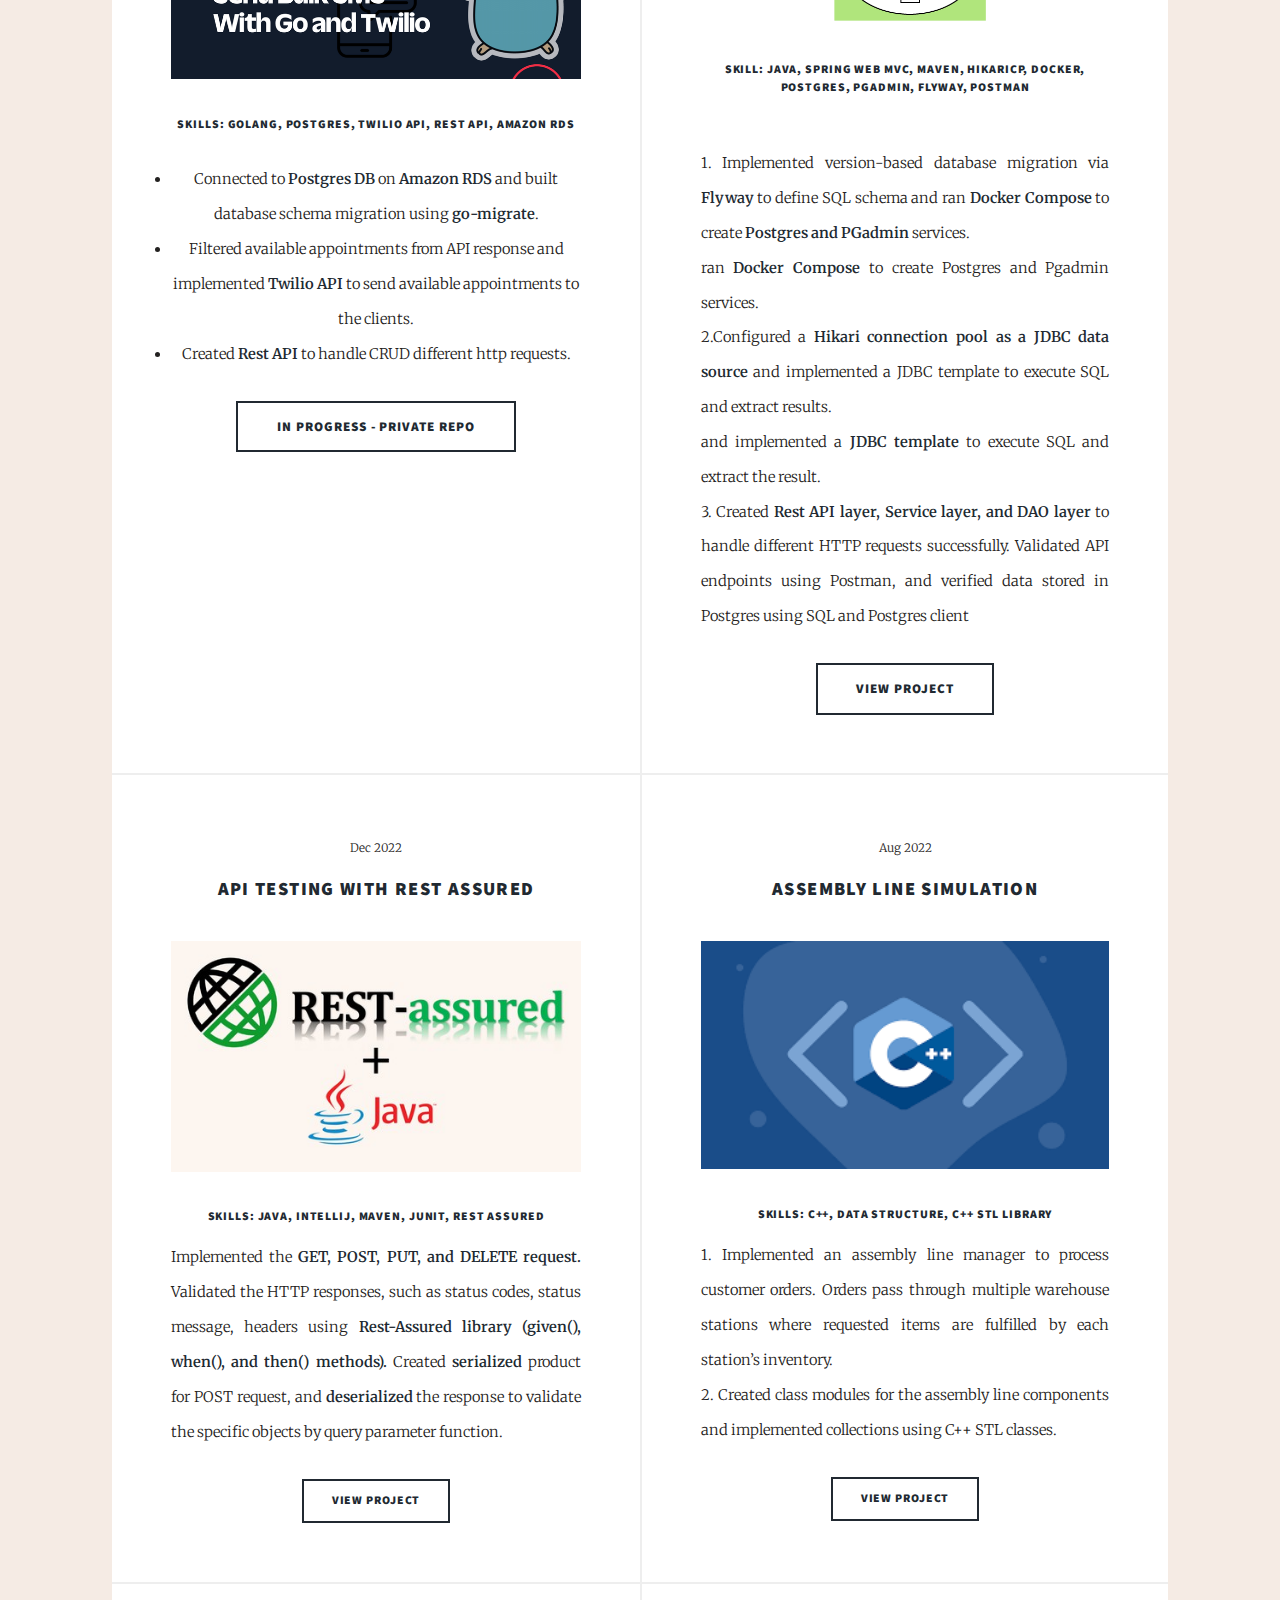
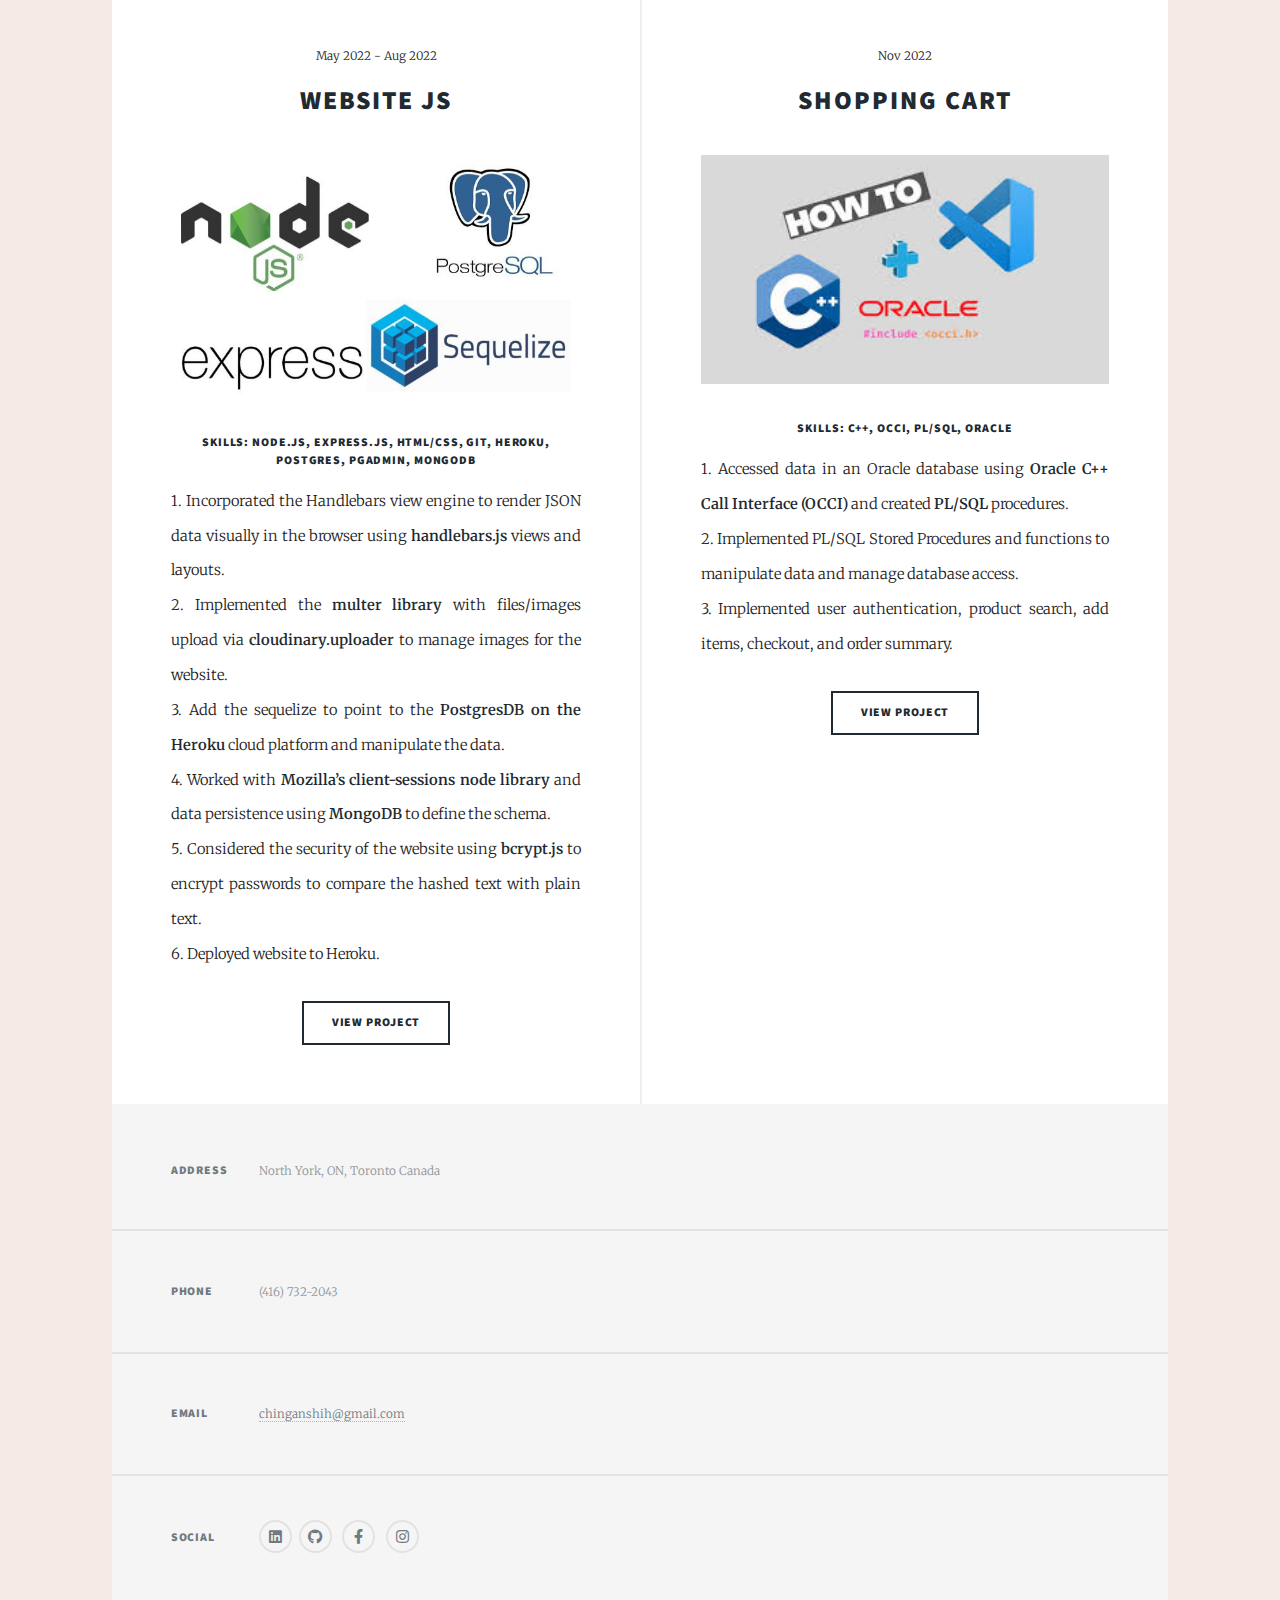
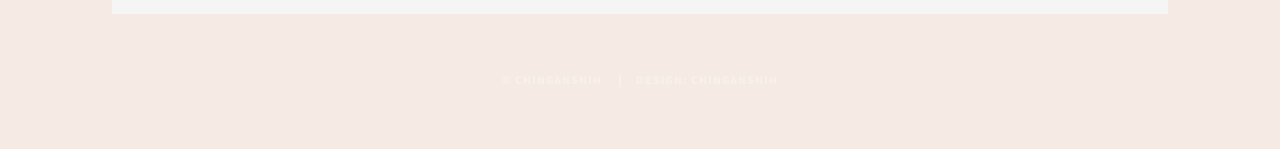
<file: project.html>
<!DOCTYPE HTML>
<!--
	Massively by HTML5 UP
	html5up.net | @ajlkn
	Free for personal and commercial use under the CCA 3.0 license (html5up.net/license)
-->
<html>

<head>
    <title>Ching-An's Projects</title>
    <meta charset="utf-8" />
    <meta name="viewport" content="width=device-width, initial-scale=1, user-scalable=no" />
    <link rel="stylesheet" href="assets/css/main.css" />
    <noscript><link rel="stylesheet" href="assets/css/noscript.css" /></noscript>
</head>

<body class="is-preload">

    <!-- Wrapper -->
    <div id="wrapper">

        <!-- Header -->
        <header id="header">
            <a href="project.html" class="logo">Projects</a>
        </header>

        <!-- Nav -->
        <nav id="nav">
            <ul class="links">
                <li><a href="index.html">About me</a></li>
                <li><a href="work.html">Work experience</a></li>
                <li class="active"><a href="project.html">Projects</a></li>

            </ul>
            <ul class="icons">
                <li><a href="https://www.linkedin.com/in/chinganshih/" class="icon brands fa-linkedin"><span class="label">LinkedIn</span></a>
                    <li><a href="https://github.com/Chinganshih" class="icon brands fa-github"><span class="label">GitHub</span></a></li>
                    <li><a href="https://www.facebook.com/profile.php?id=100004069561284" class="icon brands fa-facebook-f"><span class="label">Facebook</span></a></li>
                    <li><a href="https://instagram.com/anna__729?igshid=ZDdkNTZiNTM=" class="icon brands fa-instagram"><span class="label">Instagram</span></a></li>

            </ul>
        </nav>

        <!-- Main -->
        <div id="main">

            <!-- Featured Post -->
            <article>
                <header>
                    <span class="date">Mar, 2023 - Ongoing</span>
                    <h2>E-Commerce Thrift Store</h2>
                    <h6>Skills: React, Java Spring Boot, MongoDB, Rest API, AWS EC2, S3, SSL</h6>
                    <img src="images/e.png" alt="" class="image fit"/>
                    
                </header>
                    
                    <p>
                        <li>Created a Rest API service with <b>Spring Boot framework</b> connected to a <b>MongoDB</b> database.</li>
                        <li>Developed the frontend application using React, served from Spring Boot server using <b>frontend-maven-plugin and maven-resources-plugin</b>. Made backend HTTP calls using <b>Axios</b>.</li>
                        <li>Registered <b>custom domain</b> name using IONOS DNS service. Encrypted endpoints using TLS from DigiCert Certificate Authority.</li>
                        <li>Deployed Spring Boot application onto an <b>AWS EC2 instance with S3 storage</b>.</li>
                    </p>
                
                
                <ul class="actions special">
                    <li><a href="https://github.com/Chinganshih/MovieReview" class="button large">View project - In progress</a></li>
                    <li><a href="https://chingan.info:8443/" class="button large">Website</a></li>
                </ul>
            </article>


            <!-- Posts -->
            <section class="posts">
                <article>
                    <header>
                        <span class="date">Feb, 2023 - Ongoing</span>
                        <h3>Visa Appointment using Golang and Twilio API (Team project)</h3>
                        <img src="images/twilioGO.png" alt="Golang and Twilio API" class="image fit" />
                    </header>
                        <h6>Skills: Golang, Postgres, Twilio API, Rest API, Amazon RDS</h6>
                        <p>
                            <li>
                                Connected to <b>Postgres DB</b> on <b>Amazon RDS</b> and built database schema migration using <b>go-migrate</b>.
                            </li>
                            <li>
                                Filtered available appointments from API response and implemented <b>Twilio API</b> to send available appointments to the clients.
                            </li>
                            <li>
                                Created <b>Rest API</b> to handle CRUD different http requests.
                            </li>
    
                        </p>          
                    <ul class="actions special">
                        <li><a href="" class="button large">In progress - Private Repo</a></li>
                    </ul>
                </article>


                <article>
                    <header>
                        <span class="date">Jan, 2023 - Ongoing</span>
                        <h3><a href="https://github.com/Chinganshih/jdbc-start">Building REST API in Spring boot and JDBC setup</a></h3>
                    </header>
                    <img src="images/springboot-jdbc.png" alt="Spring boot JDBC" class="image fit" />
                        <h6>Skill: Java, Spring Web MVC, Maven, HikariCP, Docker, Postgres, PgAdmin, Flyway, Postman</h6>
                        <p>
                            <br> 1. Implemented version-based database migration via <b>Flyway</b> to define SQL schema and ran <b>Docker Compose</b> to create <b>Postgres and PGadmin</b> services.
                            <br> ran <b>Docker Compose</b> to create Postgres and Pgadmin services.
                            <br> 2.Configured a <b>Hikari connection pool as a JDBC data source</b> and implemented a JDBC template to execute SQL and extract results.
                            <br> and implemented a <b>JDBC template</b> to execute SQL and extract the result.
                            <br> 3. Created <b>Rest API layer, Service layer, and DAO layer</b> to handle different HTTP requests successfully. Validated API endpoints using Postman, and verified data stored in Postgres using SQL and Postgres client
                        </p>
                    
                    
                    <ul class="actions special">
                        <li><a href="https://github.com/Chinganshih/jdbc-start" class="button large">view project</a></li>
                    </ul>
                </article>

                <article>
                    <header>
                        <span class="date">Dec 2022</span>
                        <h3><a href="#">API Testing with REST Assured</a></h3>
                    </header>
                    <a href="#" class="image fit"><img src="images/REST-Assured-API-Automation.jpg" /></a>
                    <h6>Skills: Java, IntelliJ, Maven, JUnit, Rest Assured</h6>
                    <p>
                        Implemented the <b>GET, POST, PUT, and DELETE request.</b> Validated the HTTP responses, such as status codes, status message, headers using <b>Rest-Assured library (given(), when(), and then() methods).</b> Created <b>serialized</b>                        product for POST request, and <b>deserialized</b> the response to validate the specific objects by query parameter function.
                    </p>
                    <ul class="actions special">
                        <li><a href="https://github.com/Chinganshih/Rest-Assured" class="button">View Project</a></li>
                    </ul>
                </article>

                <article>
                    <header>
                        <span class="date">Aug 2022</span>
                        <h3><a href="#">Assembly Line Simulation</a></h3>
                    </header>
                    <a href="https://github.com/Chinganshih/Assembly-Line-project/tree/main/OOP-Project-main" class="image fit"><img src="images/c++.png" /></a>
                    <h6>Skills: C++, Data Structure, C++ STL Library</h6>

                    <p>
                        1. Implemented an assembly line manager to process customer orders. Orders pass through multiple warehouse stations where requested items are fulfilled by each station’s inventory.
                        <br> 2. Created class modules for the assembly line components and implemented collections using C++ STL classes.
                    </p>

                    <ul class="actions special">
                        <li><a href="https://github.com/Chinganshih/Assembly-Line-project/tree/main/OOP-Project-main" class="button">View Project</a></li>
                    </ul>
                </article>

                <article>
                    <header>
                        <span class="date">May 2022 - Aug 2022</span>
                        <h2><a href="https://github.com/Chinganshih/WebsiteJS">Website JS</h2>
                    </header>
                    <a href="#" class="image fit"><img src="images/websiteJS.jpeg" alt="" /></a>
                            <h6>Skills: Node.js, Express.js, HTML/CSS, Git, Heroku, Postgres, PgAdmin, MongoDB </h6>
                            <p> 1. Incorporated the Handlebars view engine to render JSON data visually in the browser using <b>handlebars.js</b> views and layouts.
                                <br> 2. Implemented the <b>multer library</b> with files/images upload via <b>cloudinary.uploader</b> to manage images for the website.
                                <br> 3. Add the sequelize to point to the <b>PostgresDB on the Heroku </b>cloud platform and manipulate the data.
                                <br> 4. Worked with <b>Mozilla’s client-sessions node library</b> and data persistence using <b>MongoDB</b> to define the schema.
                                <br> 5. Considered the security of the website using <b>bcrypt.js</b> to encrypt passwords to compare the hashed text with plain text.
                                <br> 6. Deployed website to Heroku.
                            </p>
                            <ul class="actions special">
                                <li><a href="https://github.com/Chinganshih/WebsiteJS" class="button">view project</a></li>
                            </ul>
                </article>


                <article>
                    <header>
                        <span class="date">Nov 2022</span>
                        <h2><a href="https://github.com/Chinganshih/ShoppingCartTODB/blob/main/A2_Group8.cpp">Shopping Cart</h2>
                    </header>
                    <a href="#" class="image fit"><img src="images/OCCI.jpg" alt="" /></a>
                            <h6>Skills: C++, OCCI, PL/SQL, Oracle </h6>
                            <p> 1. Accessed data in an Oracle database using <b>Oracle C++ Call Interface (OCCI)</b> and created <b>PL/SQL</b> procedures.
                                <br> 2. Implemented PL/SQL Stored Procedures and functions to manipulate data and manage database access.
                                <br> 3. Implemented user authentication, product search, add items, checkout, and order summary.
                                <ul class="actions special">
                                    <li><a href="https://github.com/Chinganshih/ShoppingCartTODB/blob/main/A2_Group8.cpp" class="button">view project</a></li>
                                </ul>
                </article>
            </section>

            <!-- Footer -->


        </div>


        <!-- Footer -->
        <footer id="footer">
            <section class="split contact">
                <section class="alt">
                    <h3>Address</h3>
                    <p>North York, ON, Toronto Canada<br /> </p>
                </section>
                <section>
                    <h3>Phone</h3>
                    <p>(416) 732-2043</p>
                </section>
                <section>
                    <h3>Email</h3>
                    <p><a href="mailto: chinganshih@gmail.com">chinganshih@gmail.com</a></p>
                </section>
                <section>
                    <h3>Social</h3>
                    <ul class="icons alt">
                        <li><a href="https://www.linkedin.com/in/chinganshih/" class="icon brands fa-linkedin"><span class="label">LinkedIn</span></a>
                            <li><a href="https://github.com/Chinganshih" class="icon brands fa-github"><span class="label">GitHub</span></a></li>
                            <li><a href="https://www.facebook.com/profile.php?id=100004069561284" class="icon brands fa-facebook-f"><span class="label">Facebook</span></a></li>
                            <li><a href="https://instagram.com/anna__729?igshid=ZDdkNTZiNTM=" class="icon brands fa-instagram"><span class="label">Instagram</span></a></li>
                    </ul>
                </section>
            </section>
        </footer>

        <!-- Copyright -->
        <div id="copyright">
            <ul>
                <li>&copy; Chinganshih</li>
                <li>Design: Chinganshih</li>
            </ul>
        </div>
    </div>

    <!-- Scripts -->
    <script src="assets/js/jquery.min.js"></script>
    <script src="assets/js/jquery.scrollex.min.js"></script>
    <script src="assets/js/jquery.scrolly.min.js"></script>
    <script src="assets/js/browser.min.js"></script>
    <script src="assets/js/breakpoints.min.js"></script>
    <script src="assets/js/util.js"></script>
    <script src="assets/js/main.js"></script>

</body>

</html>
</file>
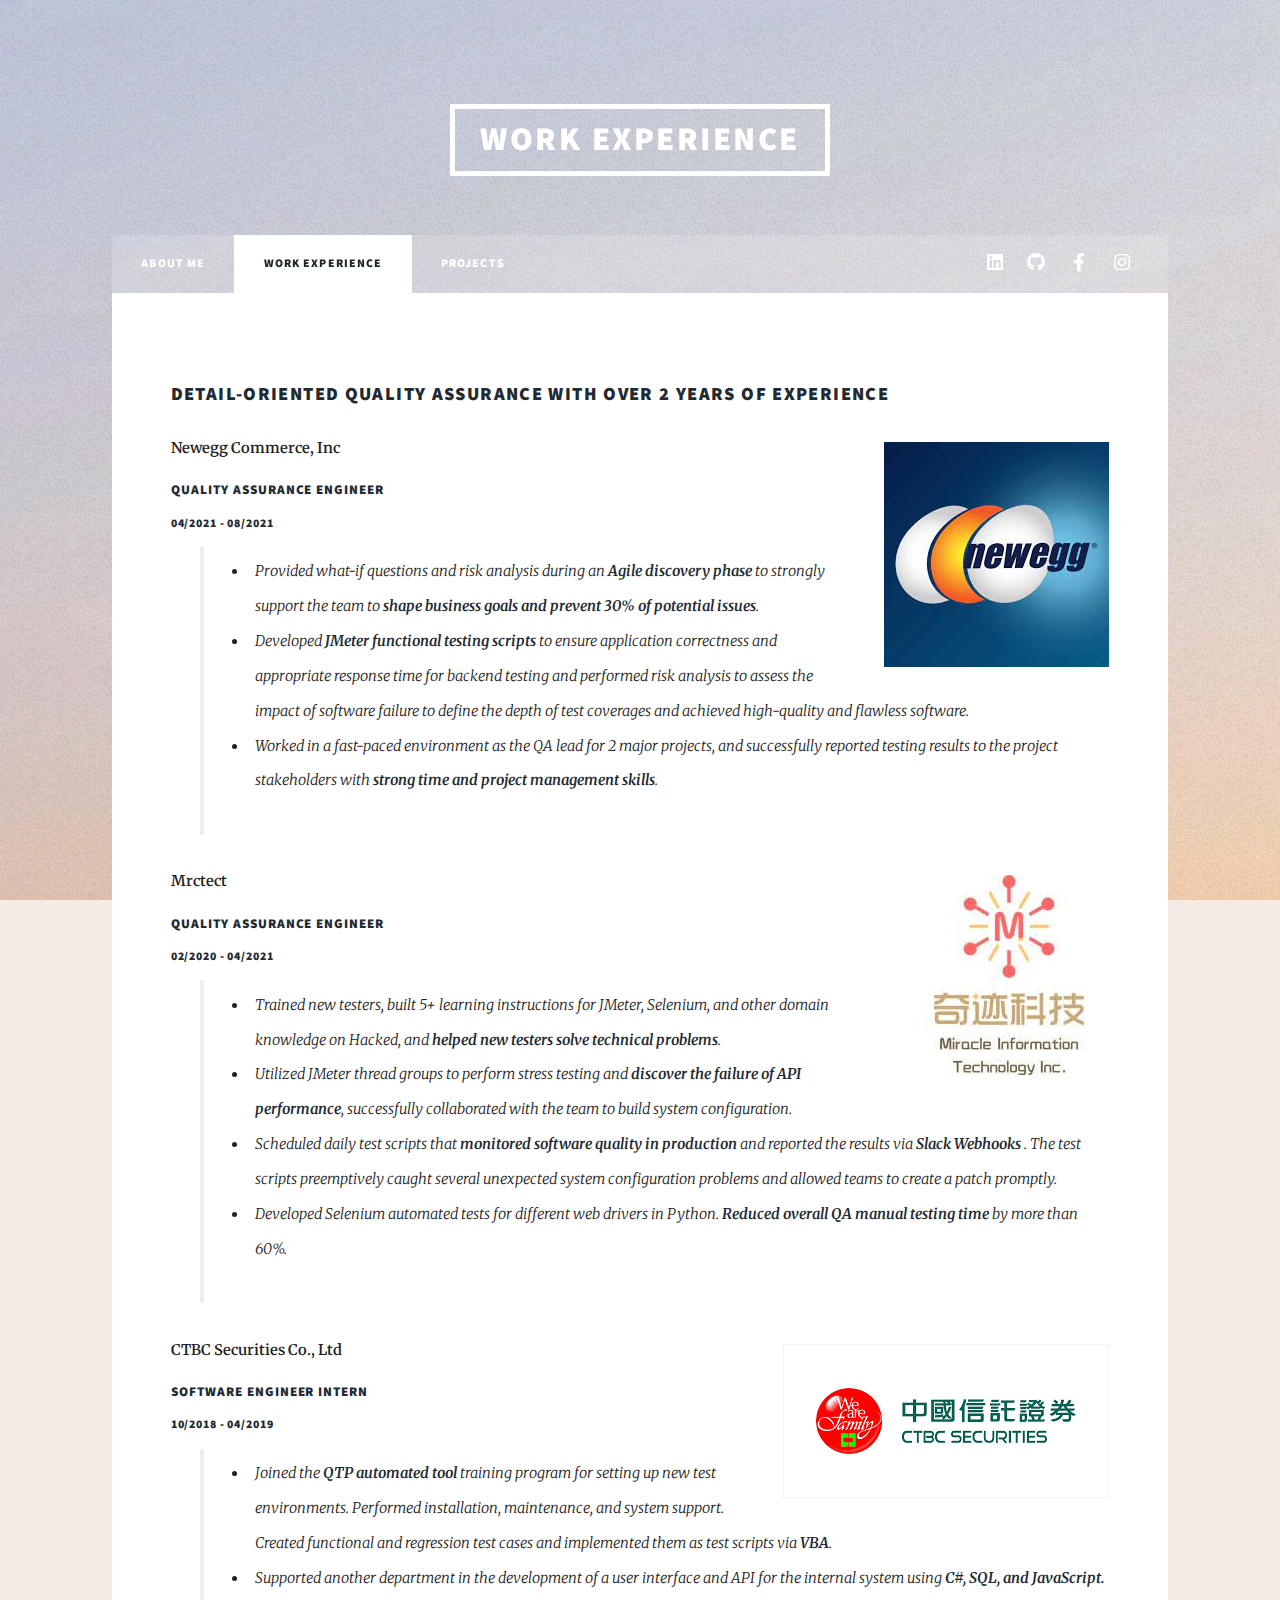
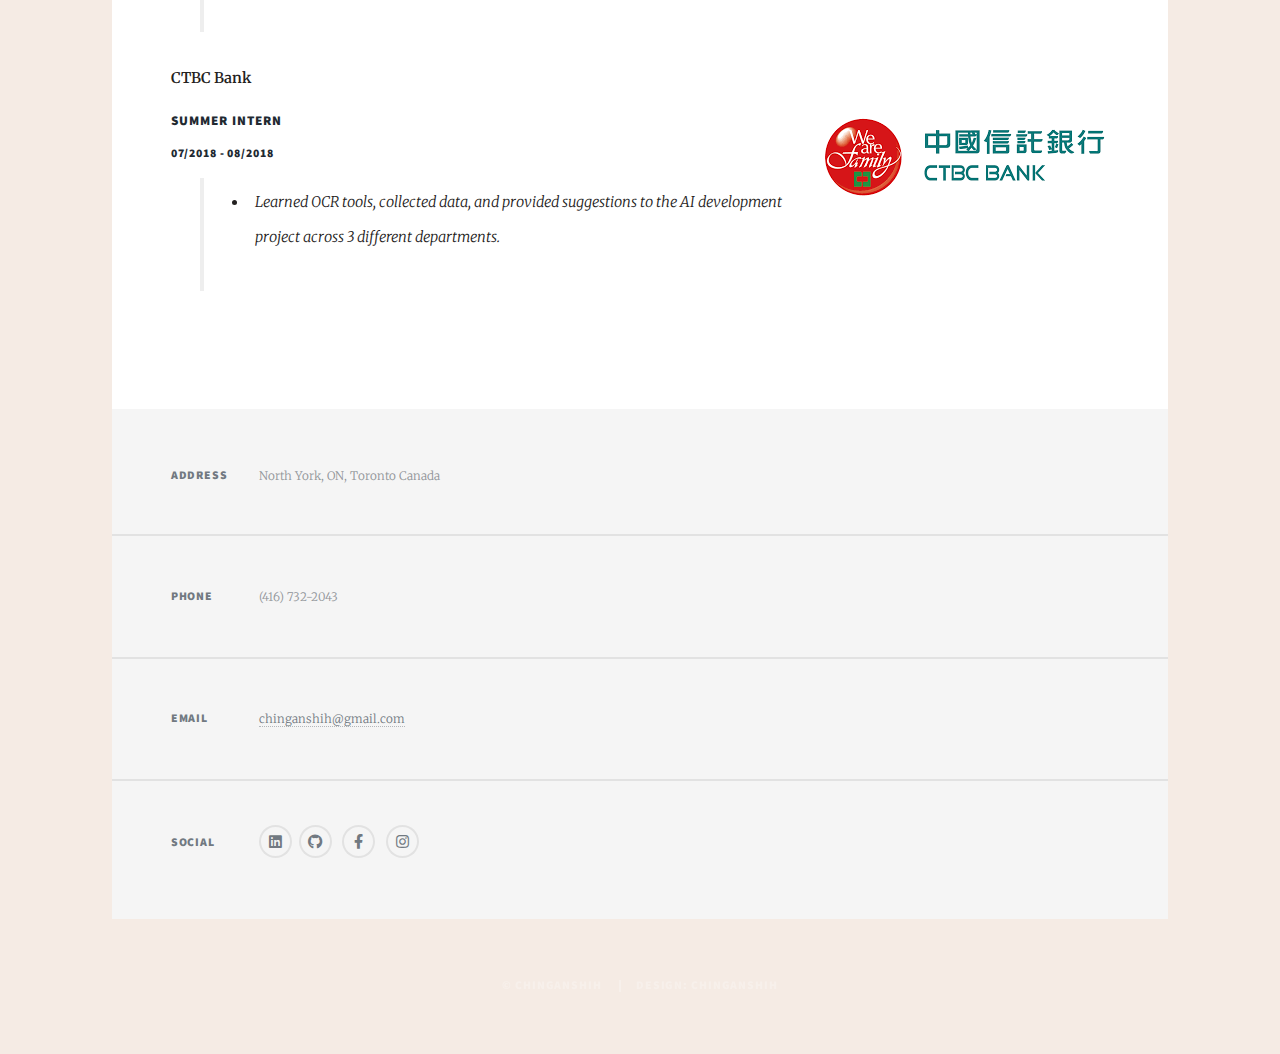
<file: work.html>
<!DOCTYPE HTML>

<html>

<head>
    <title>About my Work Experience</title>
    <meta charset="utf-8" />
    <meta name="viewport" content="width=device-width, initial-scale=1, user-scalable=no" />
    <link rel="stylesheet" href="assets/css/main.css" />
    <noscript><link rel="stylesheet" href="assets/css/noscript.css" /></noscript>
</head>

<body class="is-preload">

    <!-- Wrapper -->
    <div id="wrapper">

        <!-- Header -->
        <header id="header">
            <a href="work.html" class="logo">Work Experience</a>
        </header>

        <!-- Nav -->
        <nav id="nav">
            <ul class="links">
                <li><a href="index.html">About me</a></li>
                <li class="active"><a href="work.html">Work Experience</a></li>
                <li><a href="project.html">Projects</a></li>

            </ul>
            <ul class="icons">
                <li><a href="https://www.linkedin.com/in/chinganshih/" class="icon brands fa-linkedin"><span class="label">LinkedIn</span></a>
                    <li><a href="https://github.com/Chinganshih" class="icon brands fa-github"><span class="label">GitHub</span></a></li>
                    <li><a href="https://www.facebook.com/profile.php?id=100004069561284" class="icon brands fa-facebook-f"><span class="label">Facebook</span></a></li>
                    <li><a href="https://instagram.com/anna__729?igshid=ZDdkNTZiNTM=" class="icon brands fa-instagram"><span class="label">Instagram</span></a></li>

            </ul>
        </nav>

        <!-- Main -->
        <div id="main">

            <!-- Post -->
            <section class="post">
                <header class="row">
                    <h3>Detail-oriented Quality Assurance with over 2 years of experience</h3>
                    <dl>
                        <span class="image right"><img src="images/newegg.jpg" alt="" /></span>
                        <dt>Newegg Commerce, Inc</dt>
                        <h5>Quality Assurance Engineer</h5>
                        <h6>04/2021 - 08/2021</h6>


                        <dd>
                            <blockquote>
                                <ul>
                                    <li>Provided what-if questions and risk analysis during an <b>Agile discovery phase</b> to strongly support the team to <b> shape business goals and prevent 30% of potential issues</b>.</li>
                                    <li>Developed <b>JMeter functional testing scripts</b> to ensure application correctness and appropriate response time for backend testing and performed risk analysis to assess the impact of software failure to define the
                                        depth of test coverages and achieved high-quality and flawless software.</li>
                                    <li>Worked in a fast-paced environment as the QA lead for 2 major projects, and successfully reported testing results to the project stakeholders with <b>strong time and project management skills</b>.</li>
                                </ul>
                            </blockquote>

                        </dd>
                        <span class="image right"><img src="images/mertct.jpg" alt="" /></span>
                        <dt>Mrctect</dt>
                        <h5>Quality Assurance Engineer</h5>
                        <h6>02/2020 - 04/2021</h6>


                        <dd>
                            <blockquote>
                                <ul>
                                    <li>Trained new testers, built 5+ learning instructions for JMeter, Selenium, and other domain knowledge on Hacked, and <b>helped new testers solve technical problems</b>.</li>
                                    <li>Utilized JMeter thread groups to perform stress testing and <b>discover the failure of API performance</b>, successfully collaborated with the team to build system configuration.</li>
                                    <li> Scheduled daily test scripts that <b>monitored software quality in production</b> and reported the results via <b>Slack Webhooks</b> . The test scripts preemptively caught several unexpected system configuration problems
                                        and allowed teams to create a patch promptly.</li>
                                    <li>Developed Selenium automated tests for different web drivers in Python. <b>Reduced overall QA manual testing time </b> by more than 60%.</li>
                                </ul>
                            </blockquote>

                        </dd>
                        <span class="image right"><img src="images/CTBCSercurities.png" alt="" /></span>
                        <dt>CTBC Securities Co., Ltd</dt>
                        <h5>Software Engineer Intern</h5>
                        <h6>10/2018 - 04/2019</h6>
                        <dd>
                            <blockquote>
                                <ul>
                                    <li>Joined the <b>QTP automated tool</b> training program for setting up new test environments. Performed installation, maintenance, and system support. Created functional and regression test cases and implemented them
                                        as test scripts via <b>VBA</b>.
                                    </li>
                                    <li>Supported another department in the development of a user interface and API for the internal system using <b>C#, SQL, and JavaScript.</b></li>

                                </ul>
                            </blockquote>
                        </dd>

                        <span class="image right"><img src="images/CTBC.png" alt="" /></span>
                        <dt>CTBC Bank</dt>
                        <h5>Summer Intern</h5>
                        <h6>07/2018 - 08/2018</h6>
                        <dd>
                            <blockquote>
                                <ul>
                                    <li>Learned OCR tools, collected data, and provided suggestions to the AI development project across 3 different departments.
                                    </li>
                                </ul>
                            </blockquote>
                        </dd>
                    </dl>
            </section>

        </div>

        <!-- Footer -->
        <footer id="footer">

            <section class="split contact">
                <section class="alt">
                    <h3>Address</h3>
                    <p>North York, ON, Toronto Canada<br /> </p>
                </section>
                <section>
                    <h3>Phone</h3>
                    <p>(416) 732-2043</p>
                </section>
                <section>
                    <h3>Email</h3>
                    <p><a href="mailto: chinganshih@gmail.com">chinganshih@gmail.com</a></p>
                </section>
                <section>
                    <h3>Social</h3>
                    <ul class="icons alt">
                        <li><a href="https://www.linkedin.com/in/chinganshih/" class="icon brands fa-linkedin"><span class="label">LinkedIn</span></a>
                            <li><a href="https://github.com/Chinganshih" class="icon brands fa-github"><span class="label">GitHub</span></a></li>
                            <li><a href="https://www.facebook.com/profile.php?id=100004069561284" class="icon brands fa-facebook-f"><span class="label">Facebook</span></a></li>
                            <li><a href="https://instagram.com/anna__729?igshid=ZDdkNTZiNTM=" class="icon brands fa-instagram"><span class="label">Instagram</span></a></li>
                    </ul>
                </section>
            </section>
            </section>
        </footer>

        <!-- Copyright -->
        <div id="copyright">
            <ul>
                <li>&copy; Chinganshih</li>
                <li>Design: Chinganshih</li>
            </ul>
        </div>

    </div>

    <!-- Scripts -->
    <script src="assets/js/jquery.min.js"></script>
    <script src="assets/js/jquery.scrollex.min.js"></script>
    <script src="assets/js/jquery.scrolly.min.js"></script>
    <script src="assets/js/browser.min.js"></script>
    <script src="assets/js/breakpoints.min.js"></script>
    <script src="assets/js/util.js"></script>
    <script src="assets/js/main.js"></script>

</body>

</html>
</file>
<file: css/aboutMe.css>
* {
    box-sizing: border-box;
}


/* Create two equal columns that floats next to each other */

.column1 {
    float: left;
    width: 30%;
    padding: 10px;
    height: 300px;
    /* Should be removed. Only for demonstration */
}

.column2 {
    float: right;
    width: 70%;
    padding: 20px;
    height: 300px;
    /* Should be removed. Only for demonstration */
}


/* Clear floats after the columns */

.row:after {
    content: "";
    display: table;
    clear: both;
}

.btn {
    width: 200px;
    height: 50px;
    font-size: 18px;
}

.resume {
    background-color: rgb(10, 43, 43);
}

.contact {
    background-color: cadetblue
}

.aboutMe_left {
    float: left;
    width: 60%;
    padding: 15px;
    height: 280px;
    /* Should be removed. Only for demonstration */
}

.aboutMe_right {
    float: right;
    width: 40%;
    padding: 15px;
    height: 280px;
    /* Should be removed. Only for demonstration */
}

.edu_left {
    float: left;
    width: 30%;
    padding: 20px 10px 0px 5px;
    height: 150px;
    background-color: rgb(218, 208, 208);
    /* Should be removed. Only for demonstration */
}

.edu_right {
    float: right;
    width: 70%;
    padding: 25px 10px 0px 15px;
    height: 150px;
    /* Should be removed. Only for demonstration */
}

.contact_top {
    float: top;
    width: 100%;
    padding: 0px;
    height: 40px;
    /* Should be removed. Only for demonstration */
}

.contact_left {
    float: left;
    width: 20%;
    padding: 10px;
    background-color: rgb(193, 27, 27);
    /* Should be removed. Only for demonstration */
}

.contact_middle {
    float: left;
    width: 60%;
    padding: 10px;
    /* Should be removed. Only for demonstration */
}

.contact_right {
    float: right;
    width: 20%;
    padding: 10px;
    /* Should be removed. Only for demonstration */
}

.container {
    height: 700px;
    width: 100%;
    font-size: 0
}

.contact_left,
.contact_middle,
.contact_right {
    display: inline-block;
    *display: inline;
    zoom: 1;
    vertical-align: top;
    font-size: 12px;
    height: 800px;
}
</file>
<file: css/profile.css>
html {
    font-size: 62.5%;
    font-family: -apple-system, BlinkMacSystemFont, "Segoe UI", Roboto, "Helvetica Neue", Arial, "Noto Sans", sans-serif;
}

header {
    margin: 10em;
    color: #000000;
}

body {
    font-size: 1.8rem;
    line-height: 1.618;
    max-width: 80em;
    margin: auto;
    color: #000000;
    background-color: #225369;
    padding: 13px;
}

@media (max-width: 1500px) {
    body {
        font-size: 1.53rem;
    }
}

@media (max-width: 600px) {
    body {
        font-size: 1.35rem;
    }
}

.topnav {
    overflow: hidden;
    background-color: rgb(51, 107, 172);
    font-weight: bold;
}

.topnav a {
    float: left;
    display: block;
    color: #e9eceb;
    text-align: center;
    padding: 10px 14px;
    text-decoration: none;
    font-size: 17px;
}

.topnav a:hover {
    background-color: #ddd;
    color: rgb(34, 37, 189);
}

.topnav a.active {
    background-color: #e91b00;
    color: rgb(31, 82, 177);
}

.topnav .icon {
    display: none;
}

h1,
h2,
h3,
h4,
h5,
h6 {
    line-height: 1.1;
    font-family: -apple-system, BlinkMacSystemFont, "Segoe UI", Roboto, "Helvetica Neue", Arial, "Noto Sans", sans-serif;
    font-weight: 700;
    margin-top: 1rem;
    margin-bottom: 1rem;
    overflow-wrap: break-word;
    word-wrap: break-word;
    -ms-word-break: break-all;
    word-break: break-word;
}

h1 {
    font-size: 2.35em;
    color: rgba(3, 10, 24, 0.603);
}

h2 {
    font-size: 2em;
    color: #f1f1f1;
}

h3 {
    font-size: 1.75em;
    color: #29406bcb;
}

h4 {
    font-size: 1.5em;
    color: #982c61;
}

h5 {
    font-size: 1.25em;
}

h6 {
    font-size: 0.5em;
    color: #29406bcb;
}

p {
    margin-top: 0px;
    margin-bottom: 1.5rem;
    color: #ffffff;
}

small,
sub,
sup {
    font-size: 75%;
}

hr {
    border-color: #1d7484;
}

a {
    text-decoration: none;
    color: #1d7484;
}

a:hover {
    color: #982c61;
    border-bottom: 2px solid #4a4a4a;
}

a:visited {
    color: #144f5a;
}

ul {
    padding-left: 1.4em;
    margin-top: 0px;
    margin-bottom: 2.5rem;
    color: rgb(41, 35, 71);
}

li {
    margin-bottom: 0.4em;
    font-style: italic;
    font-size: 18px;
}

blockquote {
    margin-left: 0px;
    margin-right: 0px;
    padding-left: 1em;
    padding-top: 0.8em;
    padding-bottom: 0.8em;
    padding-right: 0.8em;
    border-left: 5px solid #1d7484;
    margin-bottom: 2.5rem;
    background-color: #f1f1f1;
}

blockquote p {
    margin-bottom: 0;
}

img,
video {
    height: auto;
    max-width: 100%;
    margin-top: 40px;
    margin-bottom: 2rem;
}


/* Pre and Code */

pre {
    background-color: #f1f1f1;
    display: block;
    padding: 1em;
    overflow-x: auto;
    margin-top: 0px;
    margin-bottom: 2.5rem;
    font-size: 0.9em;
}

code {
    font-size: 0.9em;
    padding: 0 0.5em;
    background-color: #f1f1f1;
    white-space: pre-wrap;
}

pre>code {
    padding: 0;
    background-color: transparent;
    white-space: pre;
    font-size: 1em;
}


/* Tables */

table {
    text-align: justify;
    width: 100%;
    border-collapse: collapse;
}

#table_title {
    padding: 0.3em;
    border-bottom: 1px solid #f1f1f1;
    background-color: rgb(69, 146, 218);
    color: rgb(241, 241, 241);
    font-size: 15px;
    font-weight: bold;
}

td {
    padding: 0.3em;
    border-bottom: 1px solid #f1f1f1;
    background-color: rgb(69, 144, 146);
    color: rgb(45, 118, 185);
    font-size: 15px;
}

th {
    padding: 0.3em;
    border-bottom: 1px solid #f1f1f1;
    background-color: rgb(198, 209, 221);
    color: rgb(0, 0, 0);
    font-size: 15px;
    font-weight: lighter;
}


/* Buttons, forms and input */

input,
textarea {
    border: 1px solid #4a4a4a;
}

input:focus,
textarea:focus {
    border: 1px solid #1d7484;
}

textarea {
    width: 100%;
}

.button,
button,
input[type="submit"],
input[type="reset"],
input[type="button"] {
    display: inline-block;
    padding: 5px 10px;
    text-align: center;
    text-decoration: none;
    white-space: nowrap;
    background-color: #1d7484;
    color: #f9f9f9;
    border-radius: 1px;
    border: 1px solid #1d7484;
    cursor: pointer;
    box-sizing: border-box;
}

.button[disabled],
button[disabled],
input[type="submit"][disabled],
input[type="reset"][disabled],
input[type="button"][disabled] {
    cursor: default;
    opacity: 0.5;
}

.button:focus:enabled,
.button:hover:enabled,
button:focus:enabled,
button:hover:enabled,
input[type="submit"]:focus:enabled,
input[type="submit"]:hover:enabled,
input[type="reset"]:focus:enabled,
input[type="reset"]:hover:enabled,
input[type="button"]:focus:enabled,
input[type="button"]:hover:enabled {
    background-color: #982c61;
    border-color: #982c61;
    color: #f9f9f9;
    outline: 0;
}

textarea,
select,
input {
    color: #4a4a4a;
    padding: 6px 10px;
    /* The 6px vertically centers text on FF, ignored by Webkit */
    margin-bottom: 10px;
    background-color: #f1f1f1;
    border: 1px solid #f1f1f1;
    border-radius: 4px;
    box-shadow: none;
    box-sizing: border-box;
}

textarea:focus,
select:focus,
input:focus {
    border: 1px solid #1d7484;
    outline: 0;
}

input[type="checkbox"]:focus {
    outline: 1px dotted #1d7484;
}

label,
legend,
fieldset {
    display: block;
    margin-bottom: 0.5rem;
    font-weight: 600;
}
</file>
<file: assets/css/main.css>
@import url(fontawesome-all.min.css);
@import url("https://fonts.googleapis.com/css?family=Merriweather:300,700,300italic,700italic|Source+Sans+Pro:900");

/*
	Massively by HTML5 UP
	html5up.net | @ajlkn
	Free for personal and commercial use under the CCA 3.0 license (html5up.net/license)
*/

html,
body,
div,
span,
applet,
object,
iframe,
h1,
h2,
h3,
h4,
h5,
h6,
p,
blockquote,
pre,
a,
abbr,
acronym,
address,
big,
cite,
code,
del,
dfn,
em,
img,
ins,
kbd,
q,
s,
samp,
small,
strike,
strong,
sub,
sup,
tt,
var,
b,
u,
i,
center,
dl,
dt,
dd,
ol,
ul,
li,
fieldset,
form,
label,
legend,
table,
caption,
tbody,
tfoot,
thead,
tr,
th,
td,
article,
aside,
canvas,
details,
embed,
figure,
figcaption,
footer,
header,
hgroup,
menu,
nav,
output,
ruby,
section,
summary,
time,
mark,
audio,
video {
    margin: 0;
    padding: 0;
    border: 0;
    font-size: 100%;
    font: inherit;
    vertical-align: baseline;
}

article,
aside,
details,
figcaption,
figure,
footer,
header,
hgroup,
menu,
nav,
section {
    display: block;
}

body {
    line-height: 1;
}

ol,
ul {
    list-style: none;
}

blockquote,
q {
    quotes: none;
}

blockquote:before,
blockquote:after,
q:before,
q:after {
    content: '';
    content: none;
}

table {
    border-collapse: collapse;
    border-spacing: 0;
}

body {
    -webkit-text-size-adjust: none;
}

mark {
    background-color: transparent;
    color: inherit;
}

input::-moz-focus-inner {
    border: 0;
    padding: 0;
}

input,
select,
textarea {
    -moz-appearance: none;
    -webkit-appearance: none;
    -ms-appearance: none;
    appearance: none;
}


/* Basic */

@-ms-viewport {
    width: device-width;
}

body {
    -ms-overflow-style: scrollbar;
}

@media screen and (max-width: 480px) {
    html,
    body {
        min-width: 320px;
    }
}

html {
    box-sizing: border-box;
}

*,
*:before,
*:after {
    box-sizing: inherit;
}

body {
    background-color: #f5ebe4;
}

body.is-preload *,
body.is-preload *:before,
body.is-preload *:after {
    -moz-animation: none !important;
    -webkit-animation: none !important;
    -ms-animation: none !important;
    animation: none !important;
    -moz-transition: none !important;
    -webkit-transition: none !important;
    -ms-transition: none !important;
    transition: none !important;
}


/* Type */

html {
    font-size: 16pt;
}

@media screen and (max-width: 1680px) {
    html {
        font-size: 12pt;
    }
}

@media screen and (max-width: 1280px) {
    html {
        font-size: 11pt;
    }
}

@media screen and (max-width: 360px) {
    html {
        font-size: 10pt;
    }
}

body {
    color: #232120;
}

body,
input,
select,
textarea {
    font-family: "Merriweather", Georgia, serif;
    font-weight: 300;
    font-size: 1rem;
    line-height: 2.375;
}

a {
    -moz-transition: color 0.2s ease-in-out, background-color 0.2s ease-in-out, border-color 0.2s ease-in-out, box-shadow 0.2s ease-in-out;
    -webkit-transition: color 0.2s ease-in-out, background-color 0.2s ease-in-out, border-color 0.2s ease-in-out, box-shadow 0.2s ease-in-out;
    -ms-transition: color 0.2s ease-in-out, background-color 0.2s ease-in-out, border-color 0.2s ease-in-out, box-shadow 0.2s ease-in-out;
    transition: color 0.2s ease-in-out, background-color 0.2s ease-in-out, border-color 0.2s ease-in-out, box-shadow 0.2s ease-in-out;
    border-bottom: dotted 1px;
    text-decoration: none;
}

a:hover {
    border-bottom-color: transparent;
}

strong,
b {
    font-weight: 600;
}

em,
i {
    font-style: italic;
}

p {
    text-align: justify;
    margin: 0 0 2rem 0;
}

h1,
h2,
h3,
h4,
h5,
h6 {
    font-family: "Source Sans Pro", Helvetica, sans-serif;
    font-weight: 900;
    line-height: 1.5;
    letter-spacing: 0.075em;
    text-transform: uppercase;
    margin: 0 0 1rem 0;
}

h1 a,
h2 a,
h3 a,
h4 a,
h5 a,
h6 a {
    border-bottom: 0;
    color: inherit;
    text-decoration: none;
}

h1 {
    font-size: 4rem;
    line-height: 1.1;
    margin: 0 0 2rem 0;
}

h2 {
    font-size: 1.75rem;
    line-height: 1.3;
    margin: 0 0 1.5rem 0;
}

h3 {
    font-size: 1.25rem;
    margin: 0 0 1.5rem 0;
}

h4 {
    font-size: 1rem;
}

h5 {
    font-size: 0.9rem;
}

h6 {
    font-size: 0.8rem;
}

sub {
    font-size: 0.8rem;
    position: relative;
    top: 0.5rem;
}

sup {
    font-size: 0.8rem;
    position: relative;
    top: -0.5rem;
}

blockquote {
    border-left: solid 4px;
    font-style: italic;
    margin: 0 0 2rem 0;
    padding: 0.5rem 0 0.5rem 2rem;
}

code {
    border: solid 2px;
    font-family: "Courier New", monospace;
    font-size: 0.9rem;
    margin: 0 0.25rem;
    padding: 0.25rem 0.65rem;
}

pre {
    -webkit-overflow-scrolling: touch;
    font-family: "Courier New", monospace;
    font-size: 0.9rem;
    margin: 0 0 2rem 0;
}

pre code {
    display: block;
    line-height: 1.75;
    padding: 1rem 1.5rem;
    overflow-x: auto;
}

hr {
    border: 0;
    border-bottom: solid 2px;
    margin: 3rem 0;
}

hr.major {
    margin: 5rem 0;
}

.align-left {
    text-align: left;
}

.align-center {
    text-align: center;
}

.align-right {
    text-align: right;
}

input,
select,
textarea {
    color: #212931;
}

a {
    color: #212931;
    border-bottom-color: rgba(33, 41, 49, 0.5);
}

a:hover {
    border-bottom-color: transparent;
    color: #18bfef !important;
}

strong,
b {
    color: #212931;
}

h1,
h2,
h3,
h4,
h5,
h6 {
    color: #212931;
}

blockquote {
    border-left-color: #eeeeee;
}

code {
    background: rgba(220, 220, 220, 0.25);
    border-color: #eeeeee;
}

hr {
    border-bottom-color: #eeeeee;
}


/* Row */

.row {
    display: flex;
    flex-wrap: wrap;
    box-sizing: border-box;
    align-items: stretch;
}

.row>* {
    box-sizing: border-box;
}

.row.gtr-uniform>*> :last-child {
    margin-bottom: 0;
}

.row.aln-left {
    justify-content: flex-start;
}

.row.aln-center {
    justify-content: center;
}

.row.aln-right {
    justify-content: flex-end;
}

.row.aln-top {
    align-items: flex-start;
}

.row.aln-middle {
    align-items: center;
}

.row.aln-bottom {
    align-items: flex-end;
}

.row>.imp {
    order: -1;
}

.row>.col-1 {
    width: 8.33333%;
}

.row>.off-1 {
    margin-left: 8.33333%;
}

.row>.col-2 {
    width: 16.66667%;
}

.row>.off-2 {
    margin-left: 16.66667%;
}

.row>.col-3 {
    width: 25%;
}

.row>.off-3 {
    margin-left: 25%;
}

.row>.col-4 {
    width: 33.33333%;
}

.row>.off-4 {
    margin-left: 33.33333%;
}

.row>.col-5 {
    width: 41.66667%;
}

.row>.off-5 {
    margin-left: 41.66667%;
}

.row>.col-6 {
    width: 50%;
}

.row>.off-6 {
    margin-left: 50%;
}

.row>.col-7 {
    width: 58.33333%;
}

.row>.off-7 {
    margin-left: 58.33333%;
}

.row>.col-8 {
    width: 66.66667%;
}

.row>.off-8 {
    margin-left: 66.66667%;
}

.row>.col-9 {
    width: 75%;
}

.row>.off-9 {
    margin-left: 75%;
}

.row>.col-10 {
    width: 83.33333%;
}

.row>.off-10 {
    margin-left: 83.33333%;
}

.row>.col-11 {
    width: 91.66667%;
}

.row>.off-11 {
    margin-left: 91.66667%;
}

.row>.col-12 {
    width: 100%;
}

.row>.off-12 {
    margin-left: 100%;
}

.row.gtr-0 {
    margin-top: 0;
    margin-left: 0rem;
}

.row.gtr-0>* {
    padding: 0 0 0 0rem;
}

.row.gtr-0.gtr-uniform {
    margin-top: 0rem;
}

.row.gtr-0.gtr-uniform>* {
    padding-top: 0rem;
}

.row.gtr-25 {
    margin-top: 0;
    margin-left: -0.375rem;
}

.row.gtr-25>* {
    padding: 0 0 0 0.375rem;
}

.row.gtr-25.gtr-uniform {
    margin-top: -0.375rem;
}

.row.gtr-25.gtr-uniform>* {
    padding-top: 0.375rem;
}

.row.gtr-50 {
    margin-top: 0;
    margin-left: -0.75rem;
}

.row.gtr-50>* {
    padding: 0 0 0 0.75rem;
}

.row.gtr-50.gtr-uniform {
    margin-top: -0.75rem;
}

.row.gtr-50.gtr-uniform>* {
    padding-top: 0.75rem;
}

.row {
    margin-top: 0;
    margin-left: -1.5rem;
}

.row>* {
    padding: 0 0 0 1.5rem;
}

.row.gtr-uniform {
    margin-top: -1.5rem;
}

.row.gtr-uniform>* {
    padding-top: 1.5rem;
}

.row.gtr-150 {
    margin-top: 0;
    margin-left: -2.25rem;
}

.row.gtr-150>* {
    padding: 0 0 0 2.25rem;
}

.row.gtr-150.gtr-uniform {
    margin-top: -2.25rem;
}

.row.gtr-150.gtr-uniform>* {
    padding-top: 2.25rem;
}

.row.gtr-200 {
    margin-top: 0;
    margin-left: -3rem;
}

.row.gtr-200>* {
    padding: 0 0 0 3rem;
}

.row.gtr-200.gtr-uniform {
    margin-top: -3rem;
}

.row.gtr-200.gtr-uniform>* {
    padding-top: 3rem;
}

@media screen and (max-width: 1680px) {
    .row {
        display: flex;
        flex-wrap: wrap;
        box-sizing: border-box;
        align-items: stretch;
    }
    .row>* {
        box-sizing: border-box;
    }
    .row.gtr-uniform>*> :last-child {
        margin-bottom: 0;
    }
    .row.aln-left {
        justify-content: flex-start;
    }
    .row.aln-center {
        justify-content: center;
    }
    .row.aln-right {
        justify-content: flex-end;
    }
    .row.aln-top {
        align-items: flex-start;
    }
    .row.aln-middle {
        align-items: center;
    }
    .row.aln-bottom {
        align-items: flex-end;
    }
    .row>.imp-xlarge {
        order: -1;
    }
    .row>.col-1-xlarge {
        width: 8.33333%;
    }
    .row>.off-1-xlarge {
        margin-left: 8.33333%;
    }
    .row>.col-2-xlarge {
        width: 16.66667%;
    }
    .row>.off-2-xlarge {
        margin-left: 16.66667%;
    }
    .row>.col-3-xlarge {
        width: 25%;
    }
    .row>.off-3-xlarge {
        margin-left: 25%;
    }
    .row>.col-4-xlarge {
        width: 33.33333%;
    }
    .row>.off-4-xlarge {
        margin-left: 33.33333%;
    }
    .row>.col-5-xlarge {
        width: 41.66667%;
    }
    .row>.off-5-xlarge {
        margin-left: 41.66667%;
    }
    .row>.col-6-xlarge {
        width: 50%;
    }
    .row>.off-6-xlarge {
        margin-left: 50%;
    }
    .row>.col-7-xlarge {
        width: 58.33333%;
    }
    .row>.off-7-xlarge {
        margin-left: 58.33333%;
    }
    .row>.col-8-xlarge {
        width: 66.66667%;
    }
    .row>.off-8-xlarge {
        margin-left: 66.66667%;
    }
    .row>.col-9-xlarge {
        width: 75%;
    }
    .row>.off-9-xlarge {
        margin-left: 75%;
    }
    .row>.col-10-xlarge {
        width: 83.33333%;
    }
    .row>.off-10-xlarge {
        margin-left: 83.33333%;
    }
    .row>.col-11-xlarge {
        width: 91.66667%;
    }
    .row>.off-11-xlarge {
        margin-left: 91.66667%;
    }
    .row>.col-12-xlarge {
        width: 100%;
    }
    .row>.off-12-xlarge {
        margin-left: 100%;
    }
    .row.gtr-0 {
        margin-top: 0;
        margin-left: 0rem;
    }
    .row.gtr-0>* {
        padding: 0 0 0 0rem;
    }
    .row.gtr-0.gtr-uniform {
        margin-top: 0rem;
    }
    .row.gtr-0.gtr-uniform>* {
        padding-top: 0rem;
    }
    .row.gtr-25 {
        margin-top: 0;
        margin-left: -0.375rem;
    }
    .row.gtr-25>* {
        padding: 0 0 0 0.375rem;
    }
    .row.gtr-25.gtr-uniform {
        margin-top: -0.375rem;
    }
    .row.gtr-25.gtr-uniform>* {
        padding-top: 0.375rem;
    }
    .row.gtr-50 {
        margin-top: 0;
        margin-left: -0.75rem;
    }
    .row.gtr-50>* {
        padding: 0 0 0 0.75rem;
    }
    .row.gtr-50.gtr-uniform {
        margin-top: -0.75rem;
    }
    .row.gtr-50.gtr-uniform>* {
        padding-top: 0.75rem;
    }
    .row {
        margin-top: 0;
        margin-left: -1.5rem;
    }
    .row>* {
        padding: 0 0 0 1.5rem;
    }
    .row.gtr-uniform {
        margin-top: -1.5rem;
    }
    .row.gtr-uniform>* {
        padding-top: 1.5rem;
    }
    .row.gtr-150 {
        margin-top: 0;
        margin-left: -2.25rem;
    }
    .row.gtr-150>* {
        padding: 0 0 0 2.25rem;
    }
    .row.gtr-150.gtr-uniform {
        margin-top: -2.25rem;
    }
    .row.gtr-150.gtr-uniform>* {
        padding-top: 2.25rem;
    }
    .row.gtr-200 {
        margin-top: 0;
        margin-left: -3rem;
    }
    .row.gtr-200>* {
        padding: 0 0 0 3rem;
    }
    .row.gtr-200.gtr-uniform {
        margin-top: -3rem;
    }
    .row.gtr-200.gtr-uniform>* {
        padding-top: 3rem;
    }
}

@media screen and (max-width: 1280px) {
    .row {
        display: flex;
        flex-wrap: wrap;
        box-sizing: border-box;
        align-items: stretch;
    }
    .row>* {
        box-sizing: border-box;
    }
    .row.gtr-uniform>*> :last-child {
        margin-bottom: 0;
    }
    .row.aln-left {
        justify-content: flex-start;
    }
    .row.aln-center {
        justify-content: center;
    }
    .row.aln-right {
        justify-content: flex-end;
    }
    .row.aln-top {
        align-items: flex-start;
    }
    .row.aln-middle {
        align-items: center;
    }
    .row.aln-bottom {
        align-items: flex-end;
    }
    .row>.imp-large {
        order: -1;
    }
    .row>.col-1-large {
        width: 8.33333%;
    }
    .row>.off-1-large {
        margin-left: 8.33333%;
    }
    .row>.col-2-large {
        width: 16.66667%;
    }
    .row>.off-2-large {
        margin-left: 16.66667%;
    }
    .row>.col-3-large {
        width: 25%;
    }
    .row>.off-3-large {
        margin-left: 25%;
    }
    .row>.col-4-large {
        width: 33.33333%;
    }
    .row>.off-4-large {
        margin-left: 33.33333%;
    }
    .row>.col-5-large {
        width: 41.66667%;
    }
    .row>.off-5-large {
        margin-left: 41.66667%;
    }
    .row>.col-6-large {
        width: 50%;
    }
    .row>.off-6-large {
        margin-left: 50%;
    }
    .row>.col-7-large {
        width: 58.33333%;
    }
    .row>.off-7-large {
        margin-left: 58.33333%;
    }
    .row>.col-8-large {
        width: 66.66667%;
    }
    .row>.off-8-large {
        margin-left: 66.66667%;
    }
    .row>.col-9-large {
        width: 75%;
    }
    .row>.off-9-large {
        margin-left: 75%;
    }
    .row>.col-10-large {
        width: 83.33333%;
    }
    .row>.off-10-large {
        margin-left: 83.33333%;
    }
    .row>.col-11-large {
        width: 91.66667%;
    }
    .row>.off-11-large {
        margin-left: 91.66667%;
    }
    .row>.col-12-large {
        width: 100%;
    }
    .row>.off-12-large {
        margin-left: 100%;
    }
    .row.gtr-0 {
        margin-top: 0;
        margin-left: 0rem;
    }
    .row.gtr-0>* {
        padding: 0 0 0 0rem;
    }
    .row.gtr-0.gtr-uniform {
        margin-top: 0rem;
    }
    .row.gtr-0.gtr-uniform>* {
        padding-top: 0rem;
    }
    .row.gtr-25 {
        margin-top: 0;
        margin-left: -0.375rem;
    }
    .row.gtr-25>* {
        padding: 0 0 0 0.375rem;
    }
    .row.gtr-25.gtr-uniform {
        margin-top: -0.375rem;
    }
    .row.gtr-25.gtr-uniform>* {
        padding-top: 0.375rem;
    }
    .row.gtr-50 {
        margin-top: 0;
        margin-left: -0.75rem;
    }
    .row.gtr-50>* {
        padding: 0 0 0 0.75rem;
    }
    .row.gtr-50.gtr-uniform {
        margin-top: -0.75rem;
    }
    .row.gtr-50.gtr-uniform>* {
        padding-top: 0.75rem;
    }
    .row {
        margin-top: 0;
        margin-left: -1.5rem;
    }
    .row>* {
        padding: 0 0 0 1.5rem;
    }
    .row.gtr-uniform {
        margin-top: -1.5rem;
    }
    .row.gtr-uniform>* {
        padding-top: 1.5rem;
    }
    .row.gtr-150 {
        margin-top: 0;
        margin-left: -2.25rem;
    }
    .row.gtr-150>* {
        padding: 0 0 0 2.25rem;
    }
    .row.gtr-150.gtr-uniform {
        margin-top: -2.25rem;
    }
    .row.gtr-150.gtr-uniform>* {
        padding-top: 2.25rem;
    }
    .row.gtr-200 {
        margin-top: 0;
        margin-left: -3rem;
    }
    .row.gtr-200>* {
        padding: 0 0 0 3rem;
    }
    .row.gtr-200.gtr-uniform {
        margin-top: -3rem;
    }
    .row.gtr-200.gtr-uniform>* {
        padding-top: 3rem;
    }
}

@media screen and (max-width: 980px) {
    .row {
        display: flex;
        flex-wrap: wrap;
        box-sizing: border-box;
        align-items: stretch;
    }
    .row>* {
        box-sizing: border-box;
    }
    .row.gtr-uniform>*> :last-child {
        margin-bottom: 0;
    }
    .row.aln-left {
        justify-content: flex-start;
    }
    .row.aln-center {
        justify-content: center;
    }
    .row.aln-right {
        justify-content: flex-end;
    }
    .row.aln-top {
        align-items: flex-start;
    }
    .row.aln-middle {
        align-items: center;
    }
    .row.aln-bottom {
        align-items: flex-end;
    }
    .row>.imp-medium {
        order: -1;
    }
    .row>.col-1-medium {
        width: 8.33333%;
    }
    .row>.off-1-medium {
        margin-left: 8.33333%;
    }
    .row>.col-2-medium {
        width: 16.66667%;
    }
    .row>.off-2-medium {
        margin-left: 16.66667%;
    }
    .row>.col-3-medium {
        width: 25%;
    }
    .row>.off-3-medium {
        margin-left: 25%;
    }
    .row>.col-4-medium {
        width: 33.33333%;
    }
    .row>.off-4-medium {
        margin-left: 33.33333%;
    }
    .row>.col-5-medium {
        width: 41.66667%;
    }
    .row>.off-5-medium {
        margin-left: 41.66667%;
    }
    .row>.col-6-medium {
        width: 50%;
    }
    .row>.off-6-medium {
        margin-left: 50%;
    }
    .row>.col-7-medium {
        width: 58.33333%;
    }
    .row>.off-7-medium {
        margin-left: 58.33333%;
    }
    .row>.col-8-medium {
        width: 66.66667%;
    }
    .row>.off-8-medium {
        margin-left: 66.66667%;
    }
    .row>.col-9-medium {
        width: 75%;
    }
    .row>.off-9-medium {
        margin-left: 75%;
    }
    .row>.col-10-medium {
        width: 83.33333%;
    }
    .row>.off-10-medium {
        margin-left: 83.33333%;
    }
    .row>.col-11-medium {
        width: 91.66667%;
    }
    .row>.off-11-medium {
        margin-left: 91.66667%;
    }
    .row>.col-12-medium {
        width: 100%;
    }
    .row>.off-12-medium {
        margin-left: 100%;
    }
    .row.gtr-0 {
        margin-top: 0;
        margin-left: 0rem;
    }
    .row.gtr-0>* {
        padding: 0 0 0 0rem;
    }
    .row.gtr-0.gtr-uniform {
        margin-top: 0rem;
    }
    .row.gtr-0.gtr-uniform>* {
        padding-top: 0rem;
    }
    .row.gtr-25 {
        margin-top: 0;
        margin-left: -0.375rem;
    }
    .row.gtr-25>* {
        padding: 0 0 0 0.375rem;
    }
    .row.gtr-25.gtr-uniform {
        margin-top: -0.375rem;
    }
    .row.gtr-25.gtr-uniform>* {
        padding-top: 0.375rem;
    }
    .row.gtr-50 {
        margin-top: 0;
        margin-left: -0.75rem;
    }
    .row.gtr-50>* {
        padding: 0 0 0 0.75rem;
    }
    .row.gtr-50.gtr-uniform {
        margin-top: -0.75rem;
    }
    .row.gtr-50.gtr-uniform>* {
        padding-top: 0.75rem;
    }
    .row {
        margin-top: 0;
        margin-left: -1.5rem;
    }
    .row>* {
        padding: 0 0 0 1.5rem;
    }
    .row.gtr-uniform {
        margin-top: -1.5rem;
    }
    .row.gtr-uniform>* {
        padding-top: 1.5rem;
    }
    .row.gtr-150 {
        margin-top: 0;
        margin-left: -2.25rem;
    }
    .row.gtr-150>* {
        padding: 0 0 0 2.25rem;
    }
    .row.gtr-150.gtr-uniform {
        margin-top: -2.25rem;
    }
    .row.gtr-150.gtr-uniform>* {
        padding-top: 2.25rem;
    }
    .row.gtr-200 {
        margin-top: 0;
        margin-left: -3rem;
    }
    .row.gtr-200>* {
        padding: 0 0 0 3rem;
    }
    .row.gtr-200.gtr-uniform {
        margin-top: -3rem;
    }
    .row.gtr-200.gtr-uniform>* {
        padding-top: 3rem;
    }
}

@media screen and (max-width: 736px) {
    .row {
        display: flex;
        flex-wrap: wrap;
        box-sizing: border-box;
        align-items: stretch;
    }
    .row>* {
        box-sizing: border-box;
    }
    .row.gtr-uniform>*> :last-child {
        margin-bottom: 0;
    }
    .row.aln-left {
        justify-content: flex-start;
    }
    .row.aln-center {
        justify-content: center;
    }
    .row.aln-right {
        justify-content: flex-end;
    }
    .row.aln-top {
        align-items: flex-start;
    }
    .row.aln-middle {
        align-items: center;
    }
    .row.aln-bottom {
        align-items: flex-end;
    }
    .row>.imp-small {
        order: -1;
    }
    .row>.col-1-small {
        width: 8.33333%;
    }
    .row>.off-1-small {
        margin-left: 8.33333%;
    }
    .row>.col-2-small {
        width: 16.66667%;
    }
    .row>.off-2-small {
        margin-left: 16.66667%;
    }
    .row>.col-3-small {
        width: 25%;
    }
    .row>.off-3-small {
        margin-left: 25%;
    }
    .row>.col-4-small {
        width: 33.33333%;
    }
    .row>.off-4-small {
        margin-left: 33.33333%;
    }
    .row>.col-5-small {
        width: 41.66667%;
    }
    .row>.off-5-small {
        margin-left: 41.66667%;
    }
    .row>.col-6-small {
        width: 50%;
    }
    .row>.off-6-small {
        margin-left: 50%;
    }
    .row>.col-7-small {
        width: 58.33333%;
    }
    .row>.off-7-small {
        margin-left: 58.33333%;
    }
    .row>.col-8-small {
        width: 66.66667%;
    }
    .row>.off-8-small {
        margin-left: 66.66667%;
    }
    .row>.col-9-small {
        width: 75%;
    }
    .row>.off-9-small {
        margin-left: 75%;
    }
    .row>.col-10-small {
        width: 83.33333%;
    }
    .row>.off-10-small {
        margin-left: 83.33333%;
    }
    .row>.col-11-small {
        width: 91.66667%;
    }
    .row>.off-11-small {
        margin-left: 91.66667%;
    }
    .row>.col-12-small {
        width: 100%;
    }
    .row>.off-12-small {
        margin-left: 100%;
    }
    .row.gtr-0 {
        margin-top: 0;
        margin-left: 0rem;
    }
    .row.gtr-0>* {
        padding: 0 0 0 0rem;
    }
    .row.gtr-0.gtr-uniform {
        margin-top: 0rem;
    }
    .row.gtr-0.gtr-uniform>* {
        padding-top: 0rem;
    }
    .row.gtr-25 {
        margin-top: 0;
        margin-left: -0.375rem;
    }
    .row.gtr-25>* {
        padding: 0 0 0 0.375rem;
    }
    .row.gtr-25.gtr-uniform {
        margin-top: -0.375rem;
    }
    .row.gtr-25.gtr-uniform>* {
        padding-top: 0.375rem;
    }
    .row.gtr-50 {
        margin-top: 0;
        margin-left: -0.75rem;
    }
    .row.gtr-50>* {
        padding: 0 0 0 0.75rem;
    }
    .row.gtr-50.gtr-uniform {
        margin-top: -0.75rem;
    }
    .row.gtr-50.gtr-uniform>* {
        padding-top: 0.75rem;
    }
    .row {
        margin-top: 0;
        margin-left: -1.5rem;
    }
    .row>* {
        padding: 0 0 0 1.5rem;
    }
    .row.gtr-uniform {
        margin-top: -1.5rem;
    }
    .row.gtr-uniform>* {
        padding-top: 1.5rem;
    }
    .row.gtr-150 {
        margin-top: 0;
        margin-left: -2.25rem;
    }
    .row.gtr-150>* {
        padding: 0 0 0 2.25rem;
    }
    .row.gtr-150.gtr-uniform {
        margin-top: -2.25rem;
    }
    .row.gtr-150.gtr-uniform>* {
        padding-top: 2.25rem;
    }
    .row.gtr-200 {
        margin-top: 0;
        margin-left: -3rem;
    }
    .row.gtr-200>* {
        padding: 0 0 0 3rem;
    }
    .row.gtr-200.gtr-uniform {
        margin-top: -3rem;
    }
    .row.gtr-200.gtr-uniform>* {
        padding-top: 3rem;
    }
}

@media screen and (max-width: 480px) {
    .row {
        display: flex;
        flex-wrap: wrap;
        box-sizing: border-box;
        align-items: stretch;
    }
    .row>* {
        box-sizing: border-box;
    }
    .row.gtr-uniform>*> :last-child {
        margin-bottom: 0;
    }
    .row.aln-left {
        justify-content: flex-start;
    }
    .row.aln-center {
        justify-content: center;
    }
    .row.aln-right {
        justify-content: flex-end;
    }
    .row.aln-top {
        align-items: flex-start;
    }
    .row.aln-middle {
        align-items: center;
    }
    .row.aln-bottom {
        align-items: flex-end;
    }
    .row>.imp-xsmall {
        order: -1;
    }
    .row>.col-1-xsmall {
        width: 8.33333%;
    }
    .row>.off-1-xsmall {
        margin-left: 8.33333%;
    }
    .row>.col-2-xsmall {
        width: 16.66667%;
    }
    .row>.off-2-xsmall {
        margin-left: 16.66667%;
    }
    .row>.col-3-xsmall {
        width: 25%;
    }
    .row>.off-3-xsmall {
        margin-left: 25%;
    }
    .row>.col-4-xsmall {
        width: 33.33333%;
    }
    .row>.off-4-xsmall {
        margin-left: 33.33333%;
    }
    .row>.col-5-xsmall {
        width: 41.66667%;
    }
    .row>.off-5-xsmall {
        margin-left: 41.66667%;
    }
    .row>.col-6-xsmall {
        width: 50%;
    }
    .row>.off-6-xsmall {
        margin-left: 50%;
    }
    .row>.col-7-xsmall {
        width: 58.33333%;
    }
    .row>.off-7-xsmall {
        margin-left: 58.33333%;
    }
    .row>.col-8-xsmall {
        width: 66.66667%;
    }
    .row>.off-8-xsmall {
        margin-left: 66.66667%;
    }
    .row>.col-9-xsmall {
        width: 75%;
    }
    .row>.off-9-xsmall {
        margin-left: 75%;
    }
    .row>.col-10-xsmall {
        width: 83.33333%;
    }
    .row>.off-10-xsmall {
        margin-left: 83.33333%;
    }
    .row>.col-11-xsmall {
        width: 91.66667%;
    }
    .row>.off-11-xsmall {
        margin-left: 91.66667%;
    }
    .row>.col-12-xsmall {
        width: 100%;
    }
    .row>.off-12-xsmall {
        margin-left: 100%;
    }
    .row.gtr-0 {
        margin-top: 0;
        margin-left: 0rem;
    }
    .row.gtr-0>* {
        padding: 0 0 0 0rem;
    }
    .row.gtr-0.gtr-uniform {
        margin-top: 0rem;
    }
    .row.gtr-0.gtr-uniform>* {
        padding-top: 0rem;
    }
    .row.gtr-25 {
        margin-top: 0;
        margin-left: -0.375rem;
    }
    .row.gtr-25>* {
        padding: 0 0 0 0.375rem;
    }
    .row.gtr-25.gtr-uniform {
        margin-top: -0.375rem;
    }
    .row.gtr-25.gtr-uniform>* {
        padding-top: 0.375rem;
    }
    .row.gtr-50 {
        margin-top: 0;
        margin-left: -0.75rem;
    }
    .row.gtr-50>* {
        padding: 0 0 0 0.75rem;
    }
    .row.gtr-50.gtr-uniform {
        margin-top: -0.75rem;
    }
    .row.gtr-50.gtr-uniform>* {
        padding-top: 0.75rem;
    }
    .row {
        margin-top: 0;
        margin-left: -1.5rem;
    }
    .row>* {
        padding: 0 0 0 1.5rem;
    }
    .row.gtr-uniform {
        margin-top: -1.5rem;
    }
    .row.gtr-uniform>* {
        padding-top: 1.5rem;
    }
    .row.gtr-150 {
        margin-top: 0;
        margin-left: -2.25rem;
    }
    .row.gtr-150>* {
        padding: 0 0 0 2.25rem;
    }
    .row.gtr-150.gtr-uniform {
        margin-top: -2.25rem;
    }
    .row.gtr-150.gtr-uniform>* {
        padding-top: 2.25rem;
    }
    .row.gtr-200 {
        margin-top: 0;
        margin-left: -3rem;
    }
    .row.gtr-200>* {
        padding: 0 0 0 3rem;
    }
    .row.gtr-200.gtr-uniform {
        margin-top: -3rem;
    }
    .row.gtr-200.gtr-uniform>* {
        padding-top: 3rem;
    }
}

@media screen and (max-width: 360px) {
    .row {
        display: flex;
        flex-wrap: wrap;
        box-sizing: border-box;
        align-items: stretch;
    }
    .row>* {
        box-sizing: border-box;
    }
    .row.gtr-uniform>*> :last-child {
        margin-bottom: 0;
    }
    .row.aln-left {
        justify-content: flex-start;
    }
    .row.aln-center {
        justify-content: center;
    }
    .row.aln-right {
        justify-content: flex-end;
    }
    .row.aln-top {
        align-items: flex-start;
    }
    .row.aln-middle {
        align-items: center;
    }
    .row.aln-bottom {
        align-items: flex-end;
    }
    .row>.imp-xxsmall {
        order: -1;
    }
    .row>.col-1-xxsmall {
        width: 8.33333%;
    }
    .row>.off-1-xxsmall {
        margin-left: 8.33333%;
    }
    .row>.col-2-xxsmall {
        width: 16.66667%;
    }
    .row>.off-2-xxsmall {
        margin-left: 16.66667%;
    }
    .row>.col-3-xxsmall {
        width: 25%;
    }
    .row>.off-3-xxsmall {
        margin-left: 25%;
    }
    .row>.col-4-xxsmall {
        width: 33.33333%;
    }
    .row>.off-4-xxsmall {
        margin-left: 33.33333%;
    }
    .row>.col-5-xxsmall {
        width: 41.66667%;
    }
    .row>.off-5-xxsmall {
        margin-left: 41.66667%;
    }
    .row>.col-6-xxsmall {
        width: 50%;
    }
    .row>.off-6-xxsmall {
        margin-left: 50%;
    }
    .row>.col-7-xxsmall {
        width: 58.33333%;
    }
    .row>.off-7-xxsmall {
        margin-left: 58.33333%;
    }
    .row>.col-8-xxsmall {
        width: 66.66667%;
    }
    .row>.off-8-xxsmall {
        margin-left: 66.66667%;
    }
    .row>.col-9-xxsmall {
        width: 75%;
    }
    .row>.off-9-xxsmall {
        margin-left: 75%;
    }
    .row>.col-10-xxsmall {
        width: 83.33333%;
    }
    .row>.off-10-xxsmall {
        margin-left: 83.33333%;
    }
    .row>.col-11-xxsmall {
        width: 91.66667%;
    }
    .row>.off-11-xxsmall {
        margin-left: 91.66667%;
    }
    .row>.col-12-xxsmall {
        width: 100%;
    }
    .row>.off-12-xxsmall {
        margin-left: 100%;
    }
    .row.gtr-0 {
        margin-top: 0;
        margin-left: 0rem;
    }
    .row.gtr-0>* {
        padding: 0 0 0 0rem;
    }
    .row.gtr-0.gtr-uniform {
        margin-top: 0rem;
    }
    .row.gtr-0.gtr-uniform>* {
        padding-top: 0rem;
    }
    .row.gtr-25 {
        margin-top: 0;
        margin-left: -0.375rem;
    }
    .row.gtr-25>* {
        padding: 0 0 0 0.375rem;
    }
    .row.gtr-25.gtr-uniform {
        margin-top: -0.375rem;
    }
    .row.gtr-25.gtr-uniform>* {
        padding-top: 0.375rem;
    }
    .row.gtr-50 {
        margin-top: 0;
        margin-left: -0.75rem;
    }
    .row.gtr-50>* {
        padding: 0 0 0 0.75rem;
    }
    .row.gtr-50.gtr-uniform {
        margin-top: -0.75rem;
    }
    .row.gtr-50.gtr-uniform>* {
        padding-top: 0.75rem;
    }
    .row {
        margin-top: 0;
        margin-left: -1.5rem;
    }
    .row>* {
        padding: 0 0 0 1.5rem;
    }
    .row.gtr-uniform {
        margin-top: -1.5rem;
    }
    .row.gtr-uniform>* {
        padding-top: 1.5rem;
    }
    .row.gtr-150 {
        margin-top: 0;
        margin-left: -2.25rem;
    }
    .row.gtr-150>* {
        padding: 0 0 0 2.25rem;
    }
    .row.gtr-150.gtr-uniform {
        margin-top: -2.25rem;
    }
    .row.gtr-150.gtr-uniform>* {
        padding-top: 2.25rem;
    }
    .row.gtr-200 {
        margin-top: 0;
        margin-left: -3rem;
    }
    .row.gtr-200>* {
        padding: 0 0 0 3rem;
    }
    .row.gtr-200.gtr-uniform {
        margin-top: -3rem;
    }
    .row.gtr-200.gtr-uniform>* {
        padding-top: 3rem;
    }
}


/* Box */

.box {
    border: solid 2px;
    margin-bottom: 2rem;
    padding: 1.5rem;
}

.box> :last-child,
.box> :last-child> :last-child,
.box> :last-child> :last-child> :last-child {
    margin-bottom: 0;
}

.box.alt {
    border: 0;
    border-radius: 0;
    padding: 0;
}

.box {
    border-color: #eeeeee;
}


/* Button */

input[type="submit"],
input[type="reset"],
input[type="button"],
button,
.button {
    -moz-appearance: none;
    -webkit-appearance: none;
    -ms-appearance: none;
    appearance: none;
    -moz-transition: background-color 0.2s ease-in-out, box-shadow 0.2s ease-in-out, color 0.2s ease-in-out;
    -webkit-transition: background-color 0.2s ease-in-out, box-shadow 0.2s ease-in-out, color 0.2s ease-in-out;
    -ms-transition: background-color 0.2s ease-in-out, box-shadow 0.2s ease-in-out, color 0.2s ease-in-out;
    transition: background-color 0.2s ease-in-out, box-shadow 0.2s ease-in-out, color 0.2s ease-in-out;
    border: 0;
    border-radius: 0;
    cursor: pointer;
    display: inline-block;
    font-family: "Source Sans Pro", Helvetica, sans-serif;
    font-size: 0.8rem;
    font-weight: 900;
    letter-spacing: 0.075em;
    height: 3rem;
    line-height: 3rem;
    padding: 0 2rem;
    text-align: center;
    text-decoration: none;
    text-transform: uppercase;
    white-space: nowrap;
}

input[type="submit"].icon:before,
input[type="reset"].icon:before,
input[type="button"].icon:before,
button.icon:before,
.button.icon:before {
    margin-right: 0.5rem;
}

input[type="submit"].icon.solo,
input[type="reset"].icon.solo,
input[type="button"].icon.solo,
button.icon.solo,
.button.icon.solo {
    position: relative;
    width: 4rem;
    height: 4rem;
    line-height: 4rem;
    border-radius: 4rem;
    text-indent: 4rem;
    overflow: hidden;
    padding: 0;
    white-space: nowrap;
}

input[type="submit"].icon.solo:before,
input[type="reset"].icon.solo:before,
input[type="button"].icon.solo:before,
button.icon.solo:before,
.button.icon.solo:before {
    position: absolute;
    display: block;
    top: 0;
    left: 0;
    width: inherit;
    height: inherit;
    line-height: inherit;
    font-size: 1.25rem;
    margin-right: 0;
    text-align: center;
    text-indent: 0;
}

input[type="submit"].fit,
input[type="reset"].fit,
input[type="button"].fit,
button.fit,
.button.fit {
    width: 100%;
}

input[type="submit"].small,
input[type="reset"].small,
input[type="button"].small,
button.small,
.button.small {
    font-size: 0.7rem;
    height: 2.5rem;
    line-height: 2.5rem;
    padding: 0 1.5rem;
}

input[type="submit"].large,
input[type="reset"].large,
input[type="button"].large,
button.large,
.button.large {
    font-size: 0.9rem;
    height: 3.5rem;
    line-height: 3.5rem;
    padding: 0 2.75rem;
}

@media screen and (max-width: 980px) {
    input[type="submit"],
    input[type="reset"],
    input[type="button"],
    button,
    .button {
        font-size: 0.9rem;
        height: 3.25rem;
        line-height: 3.25rem;
    }
    input[type="submit"].large,
    input[type="reset"].large,
    input[type="button"].large,
    button.large,
    .button.large {
        font-size: 1rem;
        height: 3.75rem;
        line-height: 3.75rem;
    }
}

input[type="submit"].disabled,
input[type="submit"]:disabled,
input[type="reset"].disabled,
input[type="reset"]:disabled,
input[type="button"].disabled,
input[type="button"]:disabled,
button.disabled,
button:disabled,
.button.disabled,
.button:disabled {
    pointer-events: none;
    opacity: 0.25;
}

input[type="submit"],
input[type="reset"],
input[type="button"],
button,
.button {
    background-color: transparent;
    box-shadow: inset 0 0 0 2px #212931;
    color: #212931 !important;
}

input[type="submit"]:hover,
input[type="reset"]:hover,
input[type="button"]:hover,
button:hover,
.button:hover {
    box-shadow: inset 0 0 0 2px #18bfef;
    color: #18bfef !important;
}

input[type="submit"].primary,
input[type="reset"].primary,
input[type="button"].primary,
button.primary,
.button.primary {
    background-color: #212931;
    box-shadow: none;
    color: #ffffff !important;
}

input[type="submit"].primary:hover,
input[type="reset"].primary:hover,
input[type="button"].primary:hover,
button.primary:hover,
.button.primary:hover {
    background-color: #18bfef;
}


/* Form */

form {
    margin: 0 0 2rem 0;
}

form> :last-child {
    margin-bottom: 0;
}

form>.fields {
    display: -moz-flex;
    display: -webkit-flex;
    display: -ms-flex;
    display: flex;
    -moz-flex-wrap: wrap;
    -webkit-flex-wrap: wrap;
    -ms-flex-wrap: wrap;
    flex-wrap: wrap;
    width: calc(100% + 3rem);
    margin: -1.5rem 0 2rem -1.5rem;
}

form>.fields>.field {
    -moz-flex-grow: 0;
    -webkit-flex-grow: 0;
    -ms-flex-grow: 0;
    flex-grow: 0;
    -moz-flex-shrink: 0;
    -webkit-flex-shrink: 0;
    -ms-flex-shrink: 0;
    flex-shrink: 0;
    padding: 1.5rem 0 0 1.5rem;
    width: calc(100% - 1.5rem);
}

form>.fields>.field.half {
    width: calc(50% - 0.75rem);
}

form>.fields>.field.third {
    width: calc(100%/3 - 0.5rem);
}

form>.fields>.field.quarter {
    width: calc(25% - 0.375rem);
}

@media screen and (max-width: 480px) {
    form>.fields {
        width: calc(100% + 3rem);
        margin: -1.5rem 0 2rem -1.5rem;
    }
    form>.fields>.field {
        padding: 1.5rem 0 0 1.5rem;
        width: calc(100% - 1.5rem);
    }
    form>.fields>.field.half {
        width: calc(100% - 1.5rem);
    }
    form>.fields>.field.third {
        width: calc(100% - 1.5rem);
    }
    form>.fields>.field.quarter {
        width: calc(100% - 1.5rem);
    }
}

label {
    display: block;
    font-family: "Source Sans Pro", Helvetica, sans-serif;
    font-weight: 900;
    line-height: 1.5;
    letter-spacing: 0.075em;
    font-size: 0.8rem;
    text-transform: uppercase;
    margin: 0 0 0.75rem 0;
}

@media screen and (max-width: 980px) {
    label {
        font-size: 0.9rem;
    }
}

input[type="text"],
input[type="password"],
input[type="email"],
select,
textarea {
    -moz-appearance: none;
    -webkit-appearance: none;
    -ms-appearance: none;
    appearance: none;
    background: transparent;
    border-radius: 0;
    border: solid 2px;
    color: inherit;
    display: block;
    outline: 0;
    padding: 0 1rem;
    text-decoration: none;
    width: 100%;
}

input[type="text"]:invalid,
input[type="password"]:invalid,
input[type="email"]:invalid,
select:invalid,
textarea:invalid {
    box-shadow: none;
}

select {
    background-size: 1.25rem;
    background-repeat: no-repeat;
    background-position: calc(100% - 1rem) center;
    height: 3rem;
    padding-right: 3rem;
    text-overflow: ellipsis;
}

select:focus::-ms-value {
    background-color: transparent;
}

select::-ms-expand {
    display: none;
}

input[type="text"],
input[type="password"],
input[type="email"],
select {
    height: 3rem;
}

textarea {
    padding: 0.75rem 1rem;
}

input[type="checkbox"],
input[type="radio"] {
    -moz-appearance: none;
    -webkit-appearance: none;
    -ms-appearance: none;
    appearance: none;
    display: block;
    float: left;
    margin-right: -2rem;
    opacity: 0;
    width: 1rem;
    z-index: -1;
}

input[type="checkbox"]+label,
input[type="radio"]+label {
    text-decoration: none;
    cursor: pointer;
    display: inline-block;
    font-size: 1rem;
    letter-spacing: 0;
    font-family: "Merriweather", Georgia, serif;
    text-transform: none;
    font-weight: 300;
    padding-left: 2.8rem;
    padding-right: 1rem;
    position: relative;
}

input[type="checkbox"]+label:before,
input[type="radio"]+label:before {
    -moz-osx-font-smoothing: grayscale;
    -webkit-font-smoothing: antialiased;
    display: inline-block;
    font-style: normal;
    font-variant: normal;
    text-rendering: auto;
    line-height: 1;
    text-transform: none !important;
    font-family: 'Font Awesome 5 Free';
    font-weight: 900;
}

input[type="checkbox"]+label:before,
input[type="radio"]+label:before {
    border-radius: 0;
    border: solid 2px;
    content: '';
    display: inline-block;
    font-size: 0.8rem;
    height: 1.8rem;
    left: 0;
    line-height: 1.65rem;
    position: absolute;
    text-align: center;
    top: -0.125rem;
    width: 1.8rem;
}

input[type="checkbox"]:checked+label:before,
input[type="radio"]:checked+label:before {
    content: '\f00c';
}

input[type="checkbox"]+label:before {
    border-radius: 0;
}

input[type="radio"]+label:before {
    border-radius: 100%;
}

::-webkit-input-placeholder {
    opacity: 1.0;
}

:-moz-placeholder {
    opacity: 1.0;
}

::-moz-placeholder {
    opacity: 1.0;
}

:-ms-input-placeholder {
    opacity: 1.0;
}

label {
    color: #212931;
}

input[type="text"],
input[type="password"],
input[type="email"],
select,
textarea {
    border-color: #eeeeee;
}

input[type="text"]:focus,
input[type="password"]:focus,
input[type="email"]:focus,
select:focus,
textarea:focus {
    border-color: #18bfef;
}

select {
    background-image: url("data:image/svg+xml;charset=utf8,%3Csvg xmlns='http://www.w3.org/2000/svg' width='40' height='40' preserveAspectRatio='none' viewBox='0 0 40 40'%3E%3Cpath d='M9.4,12.3l10.4,10.4l10.4-10.4c0.2-0.2,0.5-0.4,0.9-0.4c0.3,0,0.6,0.1,0.9,0.4l3.3,3.3c0.2,0.2,0.4,0.5,0.4,0.9 c0,0.4-0.1,0.6-0.4,0.9L20.7,31.9c-0.2,0.2-0.5,0.4-0.9,0.4c-0.3,0-0.6-0.1-0.9-0.4L4.3,17.3c-0.2-0.2-0.4-0.5-0.4-0.9 c0-0.4,0.1-0.6,0.4-0.9l3.3-3.3c0.2-0.2,0.5-0.4,0.9-0.4S9.1,12.1,9.4,12.3z' fill='%23eeeeee' /%3E%3C/svg%3E");
}

select option {
    background-color: #ffffff;
    color: #212931;
}

.select-wrapper:before {
    color: #eeeeee;
}

input[type="checkbox"]+label,
input[type="radio"]+label {
    color: #212931;
}

input[type="checkbox"]+label:before,
input[type="radio"]+label:before {
    border-color: #eeeeee;
}

input[type="checkbox"]:checked+label:before,
input[type="radio"]:checked+label:before {
    background-color: #212931;
    border-color: #212931;
    color: #ffffff;
}

input[type="checkbox"]:focus+label:before,
input[type="radio"]:focus+label:before {
    border-color: #18bfef;
}

::-webkit-input-placeholder {
    color: #909498 !important;
}

:-moz-placeholder {
    color: #909498 !important;
}

::-moz-placeholder {
    color: #909498 !important;
}

:-ms-input-placeholder {
    color: #909498 !important;
}

.formerize-placeholder {
    color: #909498 !important;
}


/* Icon */

.icon {
    text-decoration: none;
    border-bottom: none;
    position: relative;
}

.icon:before {
    -moz-osx-font-smoothing: grayscale;
    -webkit-font-smoothing: antialiased;
    display: inline-block;
    font-style: normal;
    font-variant: normal;
    text-rendering: auto;
    line-height: 1;
    text-transform: none !important;
    font-family: 'Font Awesome 5 Free';
    font-weight: 400;
}

.icon>.label {
    display: none;
}

.icon:before {
    line-height: inherit;
}

.icon.solid:before {
    font-weight: 900;
}

.icon.brands:before {
    font-family: 'Font Awesome 5 Brands';
}


/* Image */

.image {
    border: 0;
    display: inline-block;
    position: relative;
}

.image img {
    display: block;
}

.image.left,
.image.right {
    max-width: 40%;
}

.image.left img,
.image.right img {
    width: 100%;
}

.image.left {
    float: left;
    margin: 0 2rem 2rem 0;
    top: 0.75rem;
}

.image.right {
    float: right;
    margin: 0 0 2rem 2rem;
    top: 0.75rem;
}

.image.fit {
    display: block;
    margin: 2.5rem 0;
    width: 100%;
}

.image.fit:first-child {
    margin-top: 0;
}

.image.fit img {
    width: 100%;
}

.image.main {
    display: block;
    margin: 4rem 0;
    width: 100%;
}

.image.main:first-child {
    margin-top: 0;
}

.image.main img {
    width: 100%;
}

@media screen and (max-width: 736px) {
    .image.fit {
        margin: 2rem 0;
    }
    .image.main {
        margin: 2rem 0;
    }
}

a.image {
    overflow: hidden;
}

a.image img {
    -moz-transition: -moz-transform 0.2s ease-out;
    -webkit-transition: -webkit-transform 0.2s ease-out;
    -ms-transition: -ms-transform 0.2s ease-out;
    transition: transform 0.2s ease-out;
}

a.image:hover img {
    -moz-transform: scale(1.05);
    -webkit-transform: scale(1.05);
    -ms-transform: scale(1.05);
    transform: scale(1.05);
}


/* Actions */

ul.actions {
    display: -moz-flex;
    display: -webkit-flex;
    display: -ms-flex;
    display: flex;
    cursor: default;
    list-style: none;
    margin-left: -1rem;
    padding-left: 0;
}

ul.actions li {
    padding: 0 0 0 1rem;
    vertical-align: middle;
}

ul.actions.special {
    -moz-justify-content: center;
    -webkit-justify-content: center;
    -ms-justify-content: center;
    justify-content: center;
    width: 100%;
    margin-left: 0;
}

ul.actions.special li:first-child {
    padding-left: 0;
}

ul.actions.stacked {
    -moz-flex-direction: column;
    -webkit-flex-direction: column;
    -ms-flex-direction: column;
    flex-direction: column;
    margin-left: 0;
}

ul.actions.stacked li {
    padding: 1.3rem 0 0 0;
}

ul.actions.stacked li:first-child {
    padding-top: 0;
}

ul.actions.fit {
    width: calc(100% + 1rem);
}

ul.actions.fit li {
    -moz-flex-grow: 1;
    -webkit-flex-grow: 1;
    -ms-flex-grow: 1;
    flex-grow: 1;
    -moz-flex-shrink: 1;
    -webkit-flex-shrink: 1;
    -ms-flex-shrink: 1;
    flex-shrink: 1;
    width: 100%;
}

ul.actions.fit li>* {
    width: 100%;
}

ul.actions.fit.stacked {
    width: 100%;
}

@media screen and (max-width: 480px) {
    ul.actions:not(.fixed) {
        -moz-flex-direction: column;
        -webkit-flex-direction: column;
        -ms-flex-direction: column;
        flex-direction: column;
        margin-left: 0;
        width: 100% !important;
    }
    ul.actions:not(.fixed) li {
        -moz-flex-grow: 1;
        -webkit-flex-grow: 1;
        -ms-flex-grow: 1;
        flex-grow: 1;
        -moz-flex-shrink: 1;
        -webkit-flex-shrink: 1;
        -ms-flex-shrink: 1;
        flex-shrink: 1;
        padding: 1rem 0 0 0;
        text-align: center;
        width: 100%;
    }
    ul.actions:not(.fixed) li>* {
        width: 100%;
    }
    ul.actions:not(.fixed) li:first-child {
        padding-top: 0;
    }
    ul.actions:not(.fixed) li input[type="submit"],
    ul.actions:not(.fixed) li input[type="reset"],
    ul.actions:not(.fixed) li input[type="button"],
    ul.actions:not(.fixed) li button,
    ul.actions:not(.fixed) li .button {
        width: 100%;
    }
    ul.actions:not(.fixed) li input[type="submit"].icon:before,
    ul.actions:not(.fixed) li input[type="reset"].icon:before,
    ul.actions:not(.fixed) li input[type="button"].icon:before,
    ul.actions:not(.fixed) li button.icon:before,
    ul.actions:not(.fixed) li .button.icon:before {
        margin-left: -0.5rem;
    }
}


/* Icons */

ul.icons {
    cursor: default;
    list-style: none;
    padding-left: 0;
}

ul.icons li {
    display: inline-block;
    padding: 0 0.5rem 0 0;
    vertical-align: middle;
}

ul.icons li:last-child {
    padding-right: 0;
}

ul.icons li .icon:before {
    width: 2.25rem;
    height: 2.25rem;
    line-height: 2.25rem;
    display: inline-block;
    text-align: center;
    border-radius: 100%;
    font-size: 1.25rem;
}

ul.icons.alt li .icon:before {
    -moz-transition: color 0.2s ease-in-out, background-color 0.2s ease-in-out, border-color 0.2s ease-in-out, box-shadow 0.2s ease-in-out;
    -webkit-transition: color 0.2s ease-in-out, background-color 0.2s ease-in-out, border-color 0.2s ease-in-out, box-shadow 0.2s ease-in-out;
    -ms-transition: color 0.2s ease-in-out, background-color 0.2s ease-in-out, border-color 0.2s ease-in-out, box-shadow 0.2s ease-in-out;
    transition: color 0.2s ease-in-out, background-color 0.2s ease-in-out, border-color 0.2s ease-in-out, box-shadow 0.2s ease-in-out;
    font-size: 1rem;
}


/* List */

ol {
    list-style: decimal;
    margin: 0 0 2rem 0;
    padding-left: 1.25rem;
}

ol li {
    padding-left: 0.25rem;
}

ul {
    list-style: disc;
    margin: 0 0 2rem 0;
    padding-left: 1rem;
}

ul li {
    padding-left: 0.5rem;
}

ul.divided {
    list-style: none;
    padding-left: 0;
}

ul.divided li {
    border-top: solid 1px;
    padding: 0.5rem 0;
}

ul.divided li:first-child {
    border-top: 0;
    padding-top: 0;
}

dl {
    margin: 0 0 2rem 0;
}

dl dt {
    display: block;
    font-weight: 600;
    margin: 0 0 1rem 0;
}

dl dd {
    margin-left: 2rem;
}

ul.divided li {
    border-top-color: #eeeeee;
}

ul.icons li a.icon:hover:before {
    color: #18bfef;
}

ul.icons.alt li .icon:before {
    box-shadow: inset 0 0 0 2px #eeeeee;
}

ul.icons.alt li a.icon:hover:before {
    box-shadow: inset 0 0 0 2px #18bfef;
}


/* Section/Article */

section.special,
article.special {
    text-align: center;
}

header {
    cursor: default;
}

header>.date {
    display: block;
    font-size: 0.8rem;
    height: 1;
    margin: 0 0 1rem 0;
    position: relative;
}

header>p {
    font-style: italic;
}

header>h1+p {
    font-size: 1.1rem;
    margin-top: -0.5rem;
    line-height: 2;
}

header>h2+p {
    font-size: 1rem;
    margin-top: -0.75rem;
}

header>h3+p {
    font-size: 0.9rem;
    margin-top: -0.75rem;
}

header>h4+p {
    font-size: 0.8rem;
    margin-top: -0.75rem;
}

header.major {
    margin: 0 0 4rem 0;
    text-align: center;
}

header.major> :last-child {
    margin-bottom: 0;
}

header.major>p {
    margin-top: 0;
    text-align: center;
}

header.major>.date {
    font-size: 1rem;
    margin: 0 0 4rem 0;
}

header.major>.date:before,
header.major>.date:after {
    content: '';
    display: block;
    position: absolute;
    top: 50%;
    width: calc(50% - 6rem);
    border-top: solid 2px;
}

header.major>.date:before {
    left: 0;
}

header.major>.date:after {
    right: 0;
}

@media screen and (max-width: 980px) {
    header br {
        display: none;
    }
}

@media screen and (max-width: 736px) {
    header.major {
        margin: 0 0 2rem 0;
    }
}

header.major .date:before,
header.major .date:after {
    border-top-color: #eeeeee;
}


/* Table */

.table-wrapper {
    -webkit-overflow-scrolling: touch;
    overflow-x: auto;
}

table {
    margin: 0 0 2rem 0;
    width: 100%;
}

table tbody tr {
    border: solid 1px;
    border-left: 0;
    border-right: 0;
}

table td {
    padding: 0.75rem 0.75rem;
}

table th {
    font-family: "Source Sans Pro", Helvetica, sans-serif;
    font-size: 0.8rem;
    font-weight: 900;
    letter-spacing: 0.075em;
    line-height: 1.5;
    padding: 0 0.75rem 0.75rem 0.75rem;
    text-align: left;
    text-transform: uppercase;
}

@media screen and (max-width: 980px) {
    table th {
        font-size: 0.9rem;
    }
}

table thead {
    border-bottom: solid 2px;
}

table tfoot {
    border-top: solid 2px;
}

table.alt {
    border-collapse: separate;
}

table.alt tbody tr td {
    border: solid 1px;
    border-left-width: 0;
    border-top-width: 0;
}

table.alt tbody tr td:first-child {
    border-left-width: 1px;
}

table.alt tbody tr:first-child td {
    border-top-width: 1px;
}

table.alt thead {
    border-bottom: 0;
}

table.alt tfoot {
    border-top: 0;
}

table tbody tr {
    border-color: #eeeeee;
}

table tbody tr:nth-child(2n+1) {
    background-color: rgba(220, 220, 220, 0.25);
}

table th {
    color: #212931;
}

table thead {
    border-bottom-color: #eeeeee;
}

table tfoot {
    border-top-color: #eeeeee;
}

table.alt tbody tr td {
    border-color: #eeeeee;
}


/* Pagination */

.pagination {
    display: -moz-inline-flex;
    display: -webkit-inline-flex;
    display: -ms-inline-flex;
    display: inline-flex;
    -moz-user-select: none;
    -webkit-user-select: none;
    -ms-user-select: none;
    user-select: none;
    cursor: default;
    list-style: none;
    margin: 0 0 2rem 2px;
    padding: 0;
}

.pagination a,
.pagination span {
    -moz-transition: background-color 0.2s ease-in-out, border-color 0.2s ease-in-out, box-shadow 0.2s ease-in-out, color 0.2s ease-in-out;
    -webkit-transition: background-color 0.2s ease-in-out, border-color 0.2s ease-in-out, box-shadow 0.2s ease-in-out, color 0.2s ease-in-out;
    -ms-transition: background-color 0.2s ease-in-out, border-color 0.2s ease-in-out, box-shadow 0.2s ease-in-out, color 0.2s ease-in-out;
    transition: background-color 0.2s ease-in-out, border-color 0.2s ease-in-out, box-shadow 0.2s ease-in-out, color 0.2s ease-in-out;
    border: solid 2px;
    display: inline-block;
    font-family: "Source Sans Pro", Helvetica, sans-serif;
    font-size: 0.8rem;
    font-weight: 900;
    height: 3rem;
    letter-spacing: 0.075em;
    line-height: calc(3rem - 4px);
    margin-left: -2px;
    min-width: 3rem;
    position: relative;
    text-align: center;
    text-decoration: none;
    text-transform: uppercase;
}

.pagination .next,
.pagination .previous {
    text-decoration: none;
    padding: 0 1.75rem;
}

.pagination .next:before,
.pagination .previous:before {
    -moz-osx-font-smoothing: grayscale;
    -webkit-font-smoothing: antialiased;
    display: inline-block;
    font-style: normal;
    font-variant: normal;
    text-rendering: auto;
    line-height: 1;
    text-transform: none !important;
    font-family: 'Font Awesome 5 Free';
    font-weight: 900;
}

.pagination .next:before,
.pagination .previous:before {
    display: inline-block;
    color: inherit !important;
    line-height: inherit;
}

.pagination .previous:before {
    content: '\f104';
    margin-right: 0.9375em;
}

.pagination .next:before {
    content: '\f105';
    float: right;
    margin-left: 0.9375em;
}

@media screen and (max-width: 980px) {
    .pagination a,
    .pagination span {
        font-size: 0.9rem;
    }
}

@media screen and (max-width: 480px) {
    .pagination .page,
    .pagination .extra {
        display: none;
    }
}

.pagination a,
.pagination span {
    border-color: #eeeeee;
}

.pagination a {
    color: #213127 !important;
}

.pagination a:hover {
    color: #ef8318 !important;
    border-color: #18bfef;
    z-index: 1;
}

.pagination a:hover+a,
.pagination a:hover+span {
    border-left-color: #18bfef;
}

.pagination a.active {
    background-color: #eeeeee;
}

.pagination span {
    color: #eeeeee;
}


/* Wrapper */

#wrapper {
    -moz-transition: opacity 0.5s ease;
    -webkit-transition: opacity 0.5s ease;
    -ms-transition: opacity 0.5s ease;
    transition: opacity 0.5s ease;
    position: relative;
    z-index: 1;
    overflow: hidden;
}

#wrapper>.bg {
    position: absolute;
    top: 0;
    left: 0;
    width: 100%;
    height: 100%;
    background-color: #e8cd83;
    background-image: url("../../images/overlay.png"), linear-gradient(0deg, rgba(217, 92, 38, 0.1), rgba(219, 131, 69, 0.1)), url("../../images/background.jpg");
    background-size: auto, auto, 100% auto;
    background-position: center, center, top center;
    background-repeat: repeat, no-repeat, no-repeat;
    background-attachment: scroll, scroll, scroll;
    z-index: -1;
}

#wrapper>.bg.fixed {
    position: fixed;
    width: 100vw;
    height: 100vh;
}

#wrapper.fade-in:before {
    pointer-events: none;
    -moz-transition: opacity 1s ease-in-out;
    -webkit-transition: opacity 1s ease-in-out;
    -ms-transition: opacity 1s ease-in-out;
    transition: opacity 1s ease-in-out;
    -moz-transition-delay: 0.75s;
    -webkit-transition-delay: 0.75s;
    -ms-transition-delay: 0.75s;
    transition-delay: 0.75s;
    background: #b5d2ec;
    content: '';
    display: block;
    height: 100%;
    left: 0;
    opacity: 0;
    position: fixed;
    top: 0;
    width: 100%;
}

body.is-preload #wrapper.fade-in:before {
    opacity: 1;
}

@media screen and (orientation: portrait) {
    #wrapper>.bg {
        background-size: auto, auto, auto 175%;
    }
}


/* Intro */

#intro {
    color: #211515;
    padding: 8rem 4rem 6rem 4rem;
    -moz-align-items: center;
    -webkit-align-items: center;
    -ms-align-items: center;
    align-items: center;
    display: -moz-flex;
    display: -webkit-flex;
    display: -ms-flex;
    display: flex;
    -moz-flex-direction: column;
    -webkit-flex-direction: column;
    -ms-flex-direction: column;
    flex-direction: column;
    -moz-justify-content: -moz-flex-end;
    -webkit-justify-content: -webkit-flex-end;
    -ms-justify-content: -ms-flex-end;
    justify-content: flex-end;
    -moz-transition: opacity 1s ease, -moz-transform 1s ease;
    -webkit-transition: opacity 1s ease, -webkit-transform 1s ease;
    -ms-transition: opacity 1s ease, -ms-transform 1s ease;
    transition: opacity 1s ease, transform 1s ease;
    position: relative;
    cursor: default;
    text-align: center;
    z-index: 1;
    min-height: 100vh;
}

#intro input,
#intro select,
#intro textarea {
    color: #211515;
}

#intro a {
    color: #211515;
    border-bottom-color: rgba(255, 255, 255, 0.5);
}

#intro a:hover {
    border-bottom-color: transparent;
    color: #211515 !important;
}

#intro strong,
#intro b {
    color: #211515;
}

#intro h1,
#intro h2,
#intro h3,
#intro h4,
#intro h5,
#intro h6 {
    color: #211515;
}

#intro blockquote {
    border-left-color: #211515;
}

#intro code {
    background: rgba(255, 255, 255, 0.075);
    border-color: #211515;
}

#intro hr {
    border-bottom-color: #211515;
}

#intro input[type="submit"],
#intro input[type="reset"],
#intro input[type="button"],
#intro button,
#intro .button {
    background-color: transparent;
    box-shadow: inset 0 0 0 2px #ffffff;
    color: #605443 !important;
}

#intro input[type="submit"]:hover,
#intro input[type="reset"]:hover,
#intro input[type="button"]:hover,
#intro button:hover,
#intro .button:hover {
    box-shadow: inset 0 0 0 2px #ffffff;
    color: #605443 !important;
}

#intro input[type="submit"].primary,
#intro input[type="reset"].primary,
#intro input[type="button"].primary,
#intro button.primary,
#intro .button.primary {
    background-color: #ffffff;
    box-shadow: none;
    color: #605443 !important;
}

#intro input[type="submit"].primary:hover,
#intro input[type="reset"].primary:hover,
#intro input[type="button"].primary:hover,
#intro button.primary:hover,
#intro .button.primary:hover {
    background-color: #605443;
}

#intro h1 {
    font-size: 5rem;
    line-height: 1;
}

#intro p {
    font-size: 1.25rem;
    font-style: italic;
    margin-top: -0.25rem;
    text-align: center;
}

#intro+#header {
    margin-top: -20rem;
}

#intro+#header .logo {
    -moz-transform: translateY(2rem);
    -webkit-transform: translateY(2rem);
    -ms-transform: translateY(2rem);
    transform: translateY(2rem);
    opacity: 0;
    visibility: hidden;
}

#intro.hidden {
    pointer-events: none;
    -moz-transform: translateY(2rem);
    -webkit-transform: translateY(2rem);
    -ms-transform: translateY(2rem);
    transform: translateY(2rem);
    -moz-transition: opacity 0.5s ease, -moz-transform 0.5s ease, visibility 0.5s;
    -webkit-transition: opacity 0.5s ease, -webkit-transform 0.5s ease, visibility 0.5s;
    -ms-transition: opacity 0.5s ease, -ms-transform 0.5s ease, visibility 0.5s;
    transition: opacity 0.5s ease, transform 0.5s ease, visibility 0.5s;
    opacity: 0;
    visibility: hidden;
}

#intro.hidden+#header .logo {
    -moz-transform: translateY(0);
    -webkit-transform: translateY(0);
    -ms-transform: translateY(0);
    transform: translateY(0);
    opacity: 1;
    visibility: visible;
}

body.is-preload #intro {
    -moz-transform: translateY(2rem);
    -webkit-transform: translateY(2rem);
    -ms-transform: translateY(2rem);
    transform: translateY(2rem);
    opacity: 0;
}

body.is-preload #intro:not(.hidden)+#header+#nav {
    -moz-transform: translateY(4rem);
    -webkit-transform: translateY(4rem);
    -ms-transform: translateY(4rem);
    transform: translateY(4rem);
    opacity: 0;
}

@media screen and (max-width: 980px) {
    #intro {
        padding: 4rem 4rem 2rem 4rem;
        min-height: 90vh;
    }
    #intro p br {
        display: none;
    }
    #intro+#header {
        margin-top: -14rem;
    }
}

@media screen and (max-width: 736px) {
    #intro {
        padding: 3rem 2rem 1rem 2rem;
        min-height: 80vh;
    }
    #intro h1 {
        font-size: 3.25rem;
        line-height: 1.1;
        margin-bottom: 1rem;
    }
    #intro p {
        font-size: 1rem;
        margin-top: 0rem;
    }
    #intro .actions {
        display: none;
    }
}


/* Header */

#header {
    color: #605443;
    -moz-align-items: center;
    -webkit-align-items: center;
    -ms-align-items: center;
    align-items: center;
    display: -moz-flex;
    display: -webkit-flex;
    display: -ms-flex;
    display: flex;
    -moz-flex-direction: column;
    -webkit-flex-direction: column;
    -ms-flex-direction: column;
    flex-direction: column;
    -moz-justify-content: -moz-flex-end;
    -webkit-justify-content: -webkit-flex-end;
    -ms-justify-content: -ms-flex-end;
    justify-content: flex-end;
    pointer-events: none;
    -moz-user-select: none;
    -webkit-user-select: none;
    -ms-user-select: none;
    user-select: none;
    height: 20rem;
    padding-bottom: 8rem;
    position: relative;
    text-align: center;
    z-index: 2;
}

#header input,
#header select,
#header textarea {
    color: #ffffff;
}

#header a {
    color: #ffffff;
    border-bottom-color: rgba(255, 255, 255, 0.5);
}

#header a:hover {
    border-bottom-color: transparent;
    color: #605443 !important;
}

#header strong,
#header b {
    color: #ffffff;
}

#header h1,
#header h2,
#header h3,
#header h4,
#header h5,
#header h6 {
    color: #ffffff;
}

#header blockquote {
    border-left-color: #ffffff;
}

#header code {
    background: rgba(255, 255, 255, 0.075);
    border-color: #ffffff;
}

#header hr {
    border-bottom-color: #ffffff;
}

#header .logo {
    -moz-transition: border-color 0.2s ease-in-out, color 0.2s ease-in-out, opacity 0.5s ease, -moz-transform 0.5s ease, visibility 0.5s;
    -webkit-transition: border-color 0.2s ease-in-out, color 0.2s ease-in-out, opacity 0.5s ease, -webkit-transform 0.5s ease, visibility 0.5s;
    -ms-transition: border-color 0.2s ease-in-out, color 0.2s ease-in-out, opacity 0.5s ease, -ms-transform 0.5s ease, visibility 0.5s;
    transition: border-color 0.2s ease-in-out, color 0.2s ease-in-out, opacity 0.5s ease, transform 0.5s ease, visibility 0.5s;
    pointer-events: auto;
    border-style: solid;
    border-color: #ffffff;
    border-width: 5px !important;
    font-family: "Source Sans Pro", Helvetica, sans-serif;
    font-size: 2.25rem;
    font-weight: 900;
    letter-spacing: 0.075em;
    line-height: 1;
    padding: 1rem 1.75rem;
    text-transform: uppercase;
    visibility: visible;
}

#header .logo:hover {
    border-color: #18bfef !important;
    color: #18bfef !important;
}

@media screen and (max-width: 980px) {
    #header {
        height: 14rem;
        padding-bottom: 4rem;
    }
}

@media screen and (max-width: 736px) {
    #header {
        padding-bottom: 3rem;
    }
    #header .logo {
        font-size: 1.75rem;
        border-width: 3px !important;
    }
}


/* Nav */

#nav {
    color: #ffffff;
    display: -moz-flex;
    display: -webkit-flex;
    display: -ms-flex;
    display: flex;
    -moz-transition: -moz-transform 1s ease, opacity 1s ease;
    -webkit-transition: -webkit-transform 1s ease, opacity 1s ease;
    -ms-transition: -ms-transform 1s ease, opacity 1s ease;
    transition: transform 1s ease, opacity 1s ease;
    background: rgba(255, 255, 255, 0.175);
    height: 4rem;
    line-height: 4rem;
    margin: -4rem auto 0 auto;
    overflow: hidden;
    padding: 0 2rem 0 0;
    position: relative;
    width: calc(100% - 4rem);
    max-width: 72rem;
    z-index: 2;
}

#nav ul.divided li {
    border-top-color: #ffffff;
}

#nav ul.icons li a.icon:hover:before {
    color: #18bfef;
}

#nav ul.icons.alt li .icon:before {
    box-shadow: inset 0 0 0 2px #ffffff;
}

#nav ul.icons.alt li a.icon:hover:before {
    box-shadow: inset 0 0 0 2px #18bfef;
}

#nav input,
#nav select,
#nav textarea {
    color: #ffffff;
}

#nav a {
    color: #ffffff;
    border-bottom-color: rgba(255, 255, 255, 0.5);
}

#nav a:hover {
    border-bottom-color: transparent;
    color: #18bfef !important;
}

#nav strong,
#nav b {
    color: #ffffff;
}

#nav h1,
#nav h2,
#nav h3,
#nav h4,
#nav h5,
#nav h6 {
    color: #ffffff;
}

#nav blockquote {
    border-left-color: #ffffff;
}

#nav code {
    background: rgba(255, 255, 255, 0.075);
    border-color: #ffffff;
}

#nav hr {
    border-bottom-color: #ffffff;
}

#nav ul.links {
    display: -moz-flex;
    display: -webkit-flex;
    display: -ms-flex;
    display: flex;
    -moz-flex-grow: 1;
    -webkit-flex-grow: 1;
    -ms-flex-grow: 1;
    flex-grow: 1;
    -moz-flex-shrink: 1;
    -webkit-flex-shrink: 1;
    -ms-flex-shrink: 1;
    flex-shrink: 1;
    font-family: "Source Sans Pro", Helvetica, sans-serif;
    font-weight: 900;
    letter-spacing: 0.075em;
    list-style: none;
    margin-bottom: 0;
    padding-left: 0;
    text-transform: uppercase;
}

#nav ul.links li {
    display: block;
    padding-left: 0;
}

#nav ul.links li a {
    -moz-transition: background-color 0.2s ease-in-out, color 0.2s ease-in-out;
    -webkit-transition: background-color 0.2s ease-in-out, color 0.2s ease-in-out;
    -ms-transition: background-color 0.2s ease-in-out, color 0.2s ease-in-out;
    transition: background-color 0.2s ease-in-out, color 0.2s ease-in-out;
    display: block;
    font-size: 0.8rem;
    outline: none;
    padding: 0 2rem;
}

#nav ul.links li a:hover {
    color: inherit !important;
    background-color: rgba(255, 255, 255, 0.1);
}

#nav ul.links li.active {
    background-color: #ffffff;
}

#nav ul.links li.active a {
    color: #1e252d;
}

#nav ul.links li.active a:hover {
    color: #18bfef !important;
}

#nav ul.icons {
    -moz-flex-grow: 0;
    -webkit-flex-grow: 0;
    -ms-flex-grow: 0;
    flex-grow: 0;
    -moz-flex-shrink: 0;
    -webkit-flex-shrink: 0;
    -ms-flex-shrink: 0;
    flex-shrink: 0;
    margin-bottom: 0;
}

@media screen and (max-width: 980px) {
    #nav {
        display: none;
    }
}


/* Main */

#main {
    background-color: #ffffff;
    position: relative;
    margin: 0 auto;
    width: calc(100% - 4rem);
    max-width: 72rem;
    z-index: 2;
}

#main>* {
    padding: 4rem 4rem 2rem 4rem;
    border-top: solid 2px #eeeeee;
    margin: 0;
}

#main>*:first-child {
    border-top: 0;
}

#main>footer {
    text-align: center;
}

#main>.post {
    padding: 8rem 8rem 6rem 8rem;
}

#main>.post header.major>.date {
    margin-top: -2rem;
}

#main>.post header.major>h1,
#main>.post header.major h2 {
    font-size: 4rem;
    line-height: 1.1;
    margin: 0 0 2rem 0;
}

#main>.post.featured {
    text-align: center;
}

@media screen and (max-width: 1280px) {
    #main>.post {
        padding: 6rem 4rem 4rem 4rem;
    }
}

@media screen and (max-width: 736px) {
    #main>.post {
        padding: 4rem 2rem 2rem 2rem;
    }
    #main>.post header.major>.date {
        margin-top: -1rem;
        margin-bottom: 2rem;
    }
    #main>.post header.major>h1,
    #main>.post header.major h2 {
        font-size: 2.5rem;
        line-height: 1.2;
        margin: 0 0 1.5rem 0;
    }
}

#main>.posts {
    display: -moz-flex;
    display: -webkit-flex;
    display: -ms-flex;
    display: flex;
    -moz-flex-wrap: wrap;
    -webkit-flex-wrap: wrap;
    -ms-flex-wrap: wrap;
    flex-wrap: wrap;
    -moz-align-items: -moz-stretch;
    -webkit-align-items: -webkit-stretch;
    -ms-align-items: -ms-stretch;
    align-items: stretch;
    text-align: center;
    width: 100%;
    padding: 0;
}

#main>.posts>* {
    -moz-flex-shrink: 1;
    -webkit-flex-shrink: 1;
    -ms-flex-shrink: 1;
    flex-shrink: 1;
    -moz-flex-grow: 0;
    -webkit-flex-grow: 0;
    -ms-flex-grow: 0;
    flex-grow: 0;
}

#main>.posts>* {
    width: 50%;
}

#main>.posts>* {
    padding: 4rem;
    width: 50%;
}

#main>.posts>article {
    border-color: #eeeeee;
    border-left-width: 2px;
    border-style: solid;
    border-top-width: 2px;
    text-align: center;
}

#main>.posts>article> :last-child {
    margin-bottom: 0;
}

#main>.posts>article:nth-child(2n - 1) {
    border-left-width: 0;
}

#main>.posts>article:nth-child(-n+2) {
    border-top-width: 0;
}

@media screen and (max-width: 980px) {
    #main>.posts>* {
        width: 50%;
    }
    #main>.posts>* {
        padding: 2.5rem;
        width: 50%;
    }
}

@media screen and (max-width: 736px) {
    #main>.posts>* {
        width: 100%;
    }
    #main>.posts>* {
        padding: 2rem;
        width: 100%;
    }
    #main>.posts>article:nth-child(2n - 1) {
        border-left-width: 2px;
    }
    #main>.posts>article:nth-child(-n+2) {
        border-top-width: 2px;
    }
    #main>.posts>article:nth-child(n) {
        border-left-width: 0;
    }
    #main>.posts>article:nth-child(-n+1) {
        border-top-width: 0;
    }
    #main>.posts>article .image {
        max-width: 25rem;
        margin-left: auto;
        margin-right: auto;
    }
}

@media screen and (max-width: 736px) {
    #main>* {
        padding: 2rem 2rem 0.1rem 2rem;
    }
}

@media screen and (max-width: 480px) {
    #main {
        width: 100%;
    }
}


/* Footer */

#footer {
    color: #717981;
    display: -moz-flex;
    display: -webkit-flex;
    display: -ms-flex;
    display: flex;
    background-color: #f5f5f5;
    color: #909498;
    cursor: default;
    position: relative;
    margin: 0 auto;
    width: calc(100% - 4rem);
    max-width: 72rem;
    z-index: 2;
}

#footer input,
#footer select,
#footer textarea {
    color: #717981;
}

#footer a {
    color: #717981;
    border-bottom-color: rgba(113, 121, 129, 0.5);
}

#footer a:hover {
    border-bottom-color: transparent;
    color: #18bfef !important;
}

#footer strong,
#footer b {
    color: #717981;
}

#footer h1,
#footer h2,
#footer h3,
#footer h4,
#footer h5,
#footer h6 {
    color: #717981;
}

#footer blockquote {
    border-left-color: #e2e2e2;
}

#footer code {
    background: rgba(220, 220, 220, 0.5);
    border-color: #e2e2e2;
}

#footer hr {
    border-bottom-color: #e2e2e2;
}

#footer .box {
    border-color: #e2e2e2;
}

#footer input[type="submit"],
#footer input[type="reset"],
#footer input[type="button"],
#footer button,
#footer .button {
    background-color: transparent;
    box-shadow: inset 0 0 0 2px #717981;
    color: #717981 !important;
}

#footer input[type="submit"]:hover,
#footer input[type="reset"]:hover,
#footer input[type="button"]:hover,
#footer button:hover,
#footer .button:hover {
    box-shadow: inset 0 0 0 2px #18bfef;
    color: #18bfef !important;
}

#footer input[type="submit"].primary,
#footer input[type="reset"].primary,
#footer input[type="button"].primary,
#footer button.primary,
#footer .button.primary {
    background-color: #717981;
    box-shadow: none;
    color: #f5f5f5 !important;
}

#footer input[type="submit"].primary:hover,
#footer input[type="reset"].primary:hover,
#footer input[type="button"].primary:hover,
#footer button.primary:hover,
#footer .button.primary:hover {
    background-color: #18bfef;
}

#footer label {
    color: #717981;
}

#footer input[type="text"],
#footer input[type="password"],
#footer input[type="email"],
#footer select,
#footer textarea {
    border-color: #e2e2e2;
}

#footer input[type="text"]:focus,
#footer input[type="password"]:focus,
#footer input[type="email"]:focus,
#footer select:focus,
#footer textarea:focus {
    border-color: #18bfef;
}

#footer select {
    background-image: url("data:image/svg+xml;charset=utf8,%3Csvg xmlns='http://www.w3.org/2000/svg' width='40' height='40' preserveAspectRatio='none' viewBox='0 0 40 40'%3E%3Cpath d='M9.4,12.3l10.4,10.4l10.4-10.4c0.2-0.2,0.5-0.4,0.9-0.4c0.3,0,0.6,0.1,0.9,0.4l3.3,3.3c0.2,0.2,0.4,0.5,0.4,0.9 c0,0.4-0.1,0.6-0.4,0.9L20.7,31.9c-0.2,0.2-0.5,0.4-0.9,0.4c-0.3,0-0.6-0.1-0.9-0.4L4.3,17.3c-0.2-0.2-0.4-0.5-0.4-0.9 c0-0.4,0.1-0.6,0.4-0.9l3.3-3.3c0.2-0.2,0.5-0.4,0.9-0.4S9.1,12.1,9.4,12.3z' fill='%23e2e2e2' /%3E%3C/svg%3E");
}

#footer select option {
    background-color: #f5f5f5;
    color: #717981;
}

#footer .select-wrapper:before {
    color: #e2e2e2;
}

#footer input[type="checkbox"]+label,
#footer input[type="radio"]+label {
    color: #717981;
}

#footer input[type="checkbox"]+label:before,
#footer input[type="radio"]+label:before {
    border-color: #e2e2e2;
}

#footer input[type="checkbox"]:checked+label:before,
#footer input[type="radio"]:checked+label:before {
    background-color: #717981;
    border-color: #717981;
    color: #f5f5f5;
}

#footer input[type="checkbox"]:focus+label:before,
#footer input[type="radio"]:focus+label:before {
    border-color: #18bfef;
}

#footer ::-webkit-input-placeholder {
    color: #b3b7bb !important;
}

#footer :-moz-placeholder {
    color: #b3b7bb !important;
}

#footer ::-moz-placeholder {
    color: #b3b7bb !important;
}

#footer :-ms-input-placeholder {
    color: #b3b7bb !important;
}

#footer .formerize-placeholder {
    color: #b3b7bb !important;
}

#footer ul.divided li {
    border-top-color: #e2e2e2;
}

#footer ul.icons li a.icon:hover:before {
    color: #18bfef;
}

#footer ul.icons.alt li .icon:before {
    box-shadow: inset 0 0 0 2px #e2e2e2;
}

#footer ul.icons.alt li a.icon:hover:before {
    box-shadow: inset 0 0 0 2px #18bfef;
}

#footer header.major .date:before,
#footer header.major .date:after {
    border-top-color: #e2e2e2;
}

#footer table tbody tr {
    border-color: #e2e2e2;
}

#footer table tbody tr:nth-child(2n+1) {
    background-color: rgba(220, 220, 220, 0.5);
}

#footer table th {
    color: #717981;
}

#footer table thead {
    border-bottom-color: #e2e2e2;
}

#footer table tfoot {
    border-top-color: #e2e2e2;
}

#footer table.alt tbody tr td {
    border-color: #e2e2e2;
}

#footer .pagination a,
#footer .pagination span {
    border-color: #e2e2e2;
}

#footer .pagination a {
    color: #717981 !important;
}

#footer .pagination a:hover {
    color: #18bfef !important;
    border-color: #18bfef;
    z-index: 1;
}

#footer .pagination a:hover+a,
#footer .pagination a:hover+span {
    border-left-color: #18bfef;
}

#footer .pagination a.active {
    background-color: #e2e2e2;
}

#footer .pagination span {
    color: #e2e2e2;
}

#footer>section {
    -moz-flex-basis: 50%;
    -webkit-flex-basis: 50%;
    -ms-flex-basis: 50%;
    flex-basis: 50%;
    -moz-flex-grow: 1;
    -webkit-flex-grow: 1;
    -ms-flex-grow: 1;
    flex-grow: 1;
    -moz-flex-shrink: 1;
    -webkit-flex-shrink: 1;
    -ms-flex-shrink: 1;
    flex-shrink: 1;
    padding: 4rem 4rem 2rem 4rem;
    border-left: solid 2px #e2e2e2;
}

#footer>section:first-child {
    border-left: 0;
}

#footer>section.split {
    display: -moz-flex;
    display: -webkit-flex;
    display: -ms-flex;
    display: flex;
    -moz-flex-direction: column;
    -webkit-flex-direction: column;
    -ms-flex-direction: column;
    flex-direction: column;
    padding: 0;
}

#footer>section.split>section {
    padding: 3rem 4rem 1rem 4rem;
    border-top: solid 2px #e2e2e2;
}

#footer>section.split>section:first-child {
    padding: 5rem 4rem 1rem 4rem;
    border-top: 0;
}

#footer>section.split>section:last-child {
    padding: 3rem 4rem 3rem 4rem;
}

#footer>section.split.contact>section {
    display: -moz-flex;
    display: -webkit-flex;
    display: -ms-flex;
    display: flex;
    -moz-align-items: center;
    -webkit-align-items: center;
    -ms-align-items: center;
    align-items: center;
    padding: 3.15rem 4rem;
}

#footer>section.split.contact>section>* {
    margin-bottom: 0;
}

#footer>section.split.contact>section> :first-child {
    -moz-flex-shrink: 0;
    -webkit-flex-shrink: 0;
    -ms-flex-shrink: 0;
    flex-shrink: 0;
    -moz-flex-grow: 0;
    -webkit-flex-grow: 0;
    -ms-flex-grow: 0;
    flex-grow: 0;
    width: 6rem;
}

#footer>section.split.contact>section> :last-child {
    -moz-flex-shrink: 1;
    -webkit-flex-shrink: 1;
    -ms-flex-shrink: 1;
    flex-shrink: 1;
    -moz-flex-grow: 1;
    -webkit-flex-grow: 1;
    -ms-flex-grow: 1;
    flex-grow: 1;
}

#footer>section.split.contact>section:first-child {
    padding: 4rem 4rem 3rem 4rem;
}

#footer>section.split.contact>section:last-child {
    padding: 3rem 4rem 4rem 4rem;
}

#footer>section.split.contact>section.alt {
    -moz-align-items: -moz-flex-start;
    -webkit-align-items: -webkit-flex-start;
    -ms-align-items: -ms-flex-start;
    align-items: flex-start;
}

#footer>section.split.contact>section.alt> :last-child {
    margin-top: -0.325rem;
}

#footer form label,
#footer h3,
#footer p {
    font-size: 0.8rem;
}

@media screen and (max-width: 980px) {
    #footer {
        display: block;
    }
    #footer>section {
        border-top: solid 2px #e2e2e2;
    }
    #footer>section:first-child {
        border-top: 0;
    }
    #footer>section.split>section {
        padding: 4rem 4rem 2rem 4rem;
    }
    #footer>section.split>section:first-child {
        padding: 4rem 4rem 2rem 4rem;
    }
    #footer>section.split>section:last-child {
        padding: 4rem 4rem 2rem 4rem;
    }
    #footer>section.split.contact>section {
        padding: 4rem;
    }
    #footer>section.split.contact>section:first-child {
        padding: 4rem;
    }
    #footer>section.split.contact>section:last-child {
        padding: 4rem;
    }
    #footer form label,
    #footer h3,
    #footer p {
        font-size: 0.9rem;
    }
}

@media screen and (max-width: 736px) {
    #footer>section {
        padding: 2rem 2rem 0.1rem 2rem;
    }
    #footer>section.split>section {
        padding: 2rem 2rem 0.1rem 2rem;
    }
    #footer>section.split>section:first-child {
        padding: 2rem 2rem 0.1rem 2rem;
    }
    #footer>section.split>section:last-child {
        padding: 2rem 2rem 0.1rem 2rem;
    }
    #footer>section.split.contact>section {
        padding: 2rem;
    }
    #footer>section.split.contact>section:first-child {
        padding: 2rem;
    }
    #footer>section.split.contact>section:last-child {
        padding: 2rem;
    }
}

@media screen and (max-width: 480px) {
    #footer {
        width: 100%;
    }
}

#copyright {
    color: #473f3f;
    position: relative;
    color: rgba(255, 255, 255, 0.25);
    cursor: default;
    font-family: "Source Sans Pro", Helvetica, sans-serif;
    font-size: 0.8rem;
    font-weight: 900;
    letter-spacing: 0.075em;
    line-height: 1.5;
    text-align: center;
    text-transform: uppercase;
    margin: 4rem auto 8rem auto;
    width: calc(100% - 4rem);
    max-width: 72rem;
    z-index: 2;
}

#copyright input,
#copyright select,
#copyright textarea {
    color: #3a3636;
}

#copyright a {
    color: #3a3636;
    border-bottom-color: rgba(255, 255, 255, 0.5);
}

#copyright a:hover {
    border-bottom-color: transparent;
    color: #18bfef !important;
}

#copyright strong,
#copyright b {
    color: #ffffff;
}

#copyright h1,
#copyright h2,
#copyright h3,
#copyright h4,
#copyright h5,
#copyright h6 {
    color: #3a3636;
}

#copyright blockquote {
    border-left-color: #3a3636;
}

#copyright code {
    background: rgba(255, 255, 255, 0.075);
    border-color: #3a3636;
}

#copyright hr {
    border-bottom-color: #3a3636;
}

#copyright a {
    color: inherit;
    border-bottom-color: inherit;
}

#copyright ul {
    list-style: none;
    margin: 0;
    padding-left: 0;
}

#copyright ul li {
    border-left: solid 2px;
    display: inline-block;
    line-height: 1;
    margin-left: 1rem;
    padding-left: 1rem;
}

#copyright ul li:first-child {
    border-left: 0;
    margin-left: 0;
    padding-left: 0;
}

@media screen and (max-width: 1280px) {
    #copyright {
        margin: 4rem auto;
    }
}

@media screen and (max-width: 480px) {
    #copyright ul li {
        border-left: 0;
        margin: 1rem 0 0 0;
        padding-left: 0;
        display: block;
    }
    #copyright ul li:first-child {
        margin-top: 0;
    }
}


/* Nav Panel */

#navPanelToggle {
    text-decoration: none;
    -moz-transition: color 0.2s ease-in-out, background-color 0.2s ease-in-out, box-shadow 0.2s ease-in-out;
    -webkit-transition: color 0.2s ease-in-out, background-color 0.2s ease-in-out, box-shadow 0.2s ease-in-out;
    -ms-transition: color 0.2s ease-in-out, background-color 0.2s ease-in-out, box-shadow 0.2s ease-in-out;
    transition: color 0.2s ease-in-out, background-color 0.2s ease-in-out, box-shadow 0.2s ease-in-out;
    display: none;
    position: fixed;
    top: 0.75rem;
    right: 0.75rem;
    border: 0;
    color: #ffffff;
    font-family: "Source Sans Pro", Helvetica, sans-serif;
    font-size: 0.9rem;
    font-weight: 900;
    letter-spacing: 0.075em;
    padding: 0.375rem 1.25rem;
    text-transform: uppercase;
    z-index: 10001;
}

#navPanelToggle:before {
    -moz-osx-font-smoothing: grayscale;
    -webkit-font-smoothing: antialiased;
    display: inline-block;
    font-style: normal;
    font-variant: normal;
    text-rendering: auto;
    line-height: 1;
    text-transform: none !important;
    font-family: 'Font Awesome 5 Free';
    font-weight: 900;
}

#navPanelToggle:before {
    content: '\f0c9';
    margin-right: 0.5rem;
}

#navPanelToggle.alt {
    background-color: rgba(255, 255, 255, 0.875);
    box-shadow: 0 0.125rem 0.75rem 0 rgba(30, 37, 45, 0.25);
    color: #212931;
}

#navPanelToggle.alt:hover {
    background-color: #ffffff;
}

@media screen and (max-width: 980px) {
    #navPanelToggle {
        display: block;
    }
}

@media screen and (max-width: 736px) {
    #navPanelToggle {
        font-size: 0.8rem;
        padding: 0.25rem 1rem;
    }
}

#navPanel {
    -moz-transform: translateX(20rem);
    -webkit-transform: translateX(20rem);
    -ms-transform: translateX(20rem);
    transform: translateX(20rem);
    -moz-transition: -moz-transform 0.5s ease, box-shadow 0.5s ease, visibility 0.5s;
    -webkit-transition: -webkit-transform 0.5s ease, box-shadow 0.5s ease, visibility 0.5s;
    -ms-transition: -ms-transform 0.5s ease, box-shadow 0.5s ease, visibility 0.5s;
    transition: transform 0.5s ease, box-shadow 0.5s ease, visibility 0.5s;
    display: none;
    -webkit-overflow-scrolling: touch;
    background: #ffffff;
    box-shadow: none;
    color: #212931;
    height: 100%;
    max-width: 80%;
    overflow-y: auto;
    padding: 3rem 2rem;
    position: fixed;
    right: 0;
    top: 0;
    visibility: hidden;
    width: 20rem;
    z-index: 10002;
}

#navPanel .links {
    list-style: none;
    padding-left: 0;
}

#navPanel .links li {
    border-top: solid 2px #eeeeee;
}

#navPanel .links li a {
    border-bottom: 0;
    display: block;
    font-family: "Source Sans Pro", Helvetica, sans-serif;
    font-size: 0.9rem;
    font-size: 0.9rem;
    font-weight: 900;
    letter-spacing: 0.075em;
    padding: 0.75rem 0;
    text-transform: uppercase;
}

#navPanel .links li:first-child {
    border-top: 0;
}

#navPanel .close {
    text-decoration: none;
    -moz-transition: color 0.2s ease-in-out;
    -webkit-transition: color 0.2s ease-in-out;
    -ms-transition: color 0.2s ease-in-out;
    transition: color 0.2s ease-in-out;
    -webkit-tap-highlight-color: rgba(0, 0, 0, 0);
    border: 0;
    color: #909498;
    cursor: pointer;
    display: block;
    height: 3.25rem;
    line-height: 3.25rem;
    padding-right: 1.25rem;
    position: absolute;
    right: 0;
    text-align: right;
    top: 0;
    vertical-align: middle;
    width: 7rem;
}

#navPanel .close:before {
    -moz-osx-font-smoothing: grayscale;
    -webkit-font-smoothing: antialiased;
    display: inline-block;
    font-style: normal;
    font-variant: normal;
    text-rendering: auto;
    line-height: 1;
    text-transform: none !important;
    font-family: 'Font Awesome 5 Free';
    font-weight: 900;
}

#navPanel .close:before {
    content: '\f00d';
    font-size: 1.25rem;
}

#navPanel .close:hover {
    color: #212931;
}

@media screen and (max-width: 736px) {
    #navPanel .close {
        height: 4rem;
        line-height: 4rem;
    }
}

@media screen and (max-width: 980px) {
    #navPanel {
        display: block;
    }
}

@media screen and (max-width: 736px) {
    #navPanel {
        padding: 2.5rem 1.75rem;
    }
}

@media screen and (max-width: 980px) {
    body.is-navPanel-visible #wrapper {
        opacity: 0.5;
    }
    body.is-navPanel-visible #navPanel {
        -moz-transform: translateX(0);
        -webkit-transform: translateX(0);
        -ms-transform: translateX(0);
        transform: translateX(0);
        box-shadow: 0 0 1.5rem 0 rgba(0, 0, 0, 0.2);
        visibility: visible;
    }
}
</file>
<file: assets/css/noscript.css>
@import url(font-awesome.min.css);

/*
	Massively by HTML5 UP
	html5up.net | @ajlkn
	Free for personal and commercial use under the CCA 3.0 license (html5up.net/license)
*/


/* Wrapper */

#wrapper {
    background-color: #c2cd2e;
    background-image: url("../../images/overlay.png"), linear-gradient(0deg, rgba(0, 0, 0, 0.1), rgba(0, 0, 0, 0.1)), url("../../images/orange.png");
    background-size: auto, auto, 100% auto;
    background-position: center, center, top center;
    background-repeat: repeat, no-repeat, no-repeat;
    background-attachment: fixed, fixed, fixed;
}

#wrapper.fade-in:before {
    display: none;
}


/* Intro */

body.is-preload #intro {
    opacity: 1;
}

body.is-preload #intro:not(.hidden)+#header+#nav {
    -moz-transform: none;
    -webkit-transform: none;
    -ms-transform: none;
    transform: none;
    opacity: 1;
}
</file>
